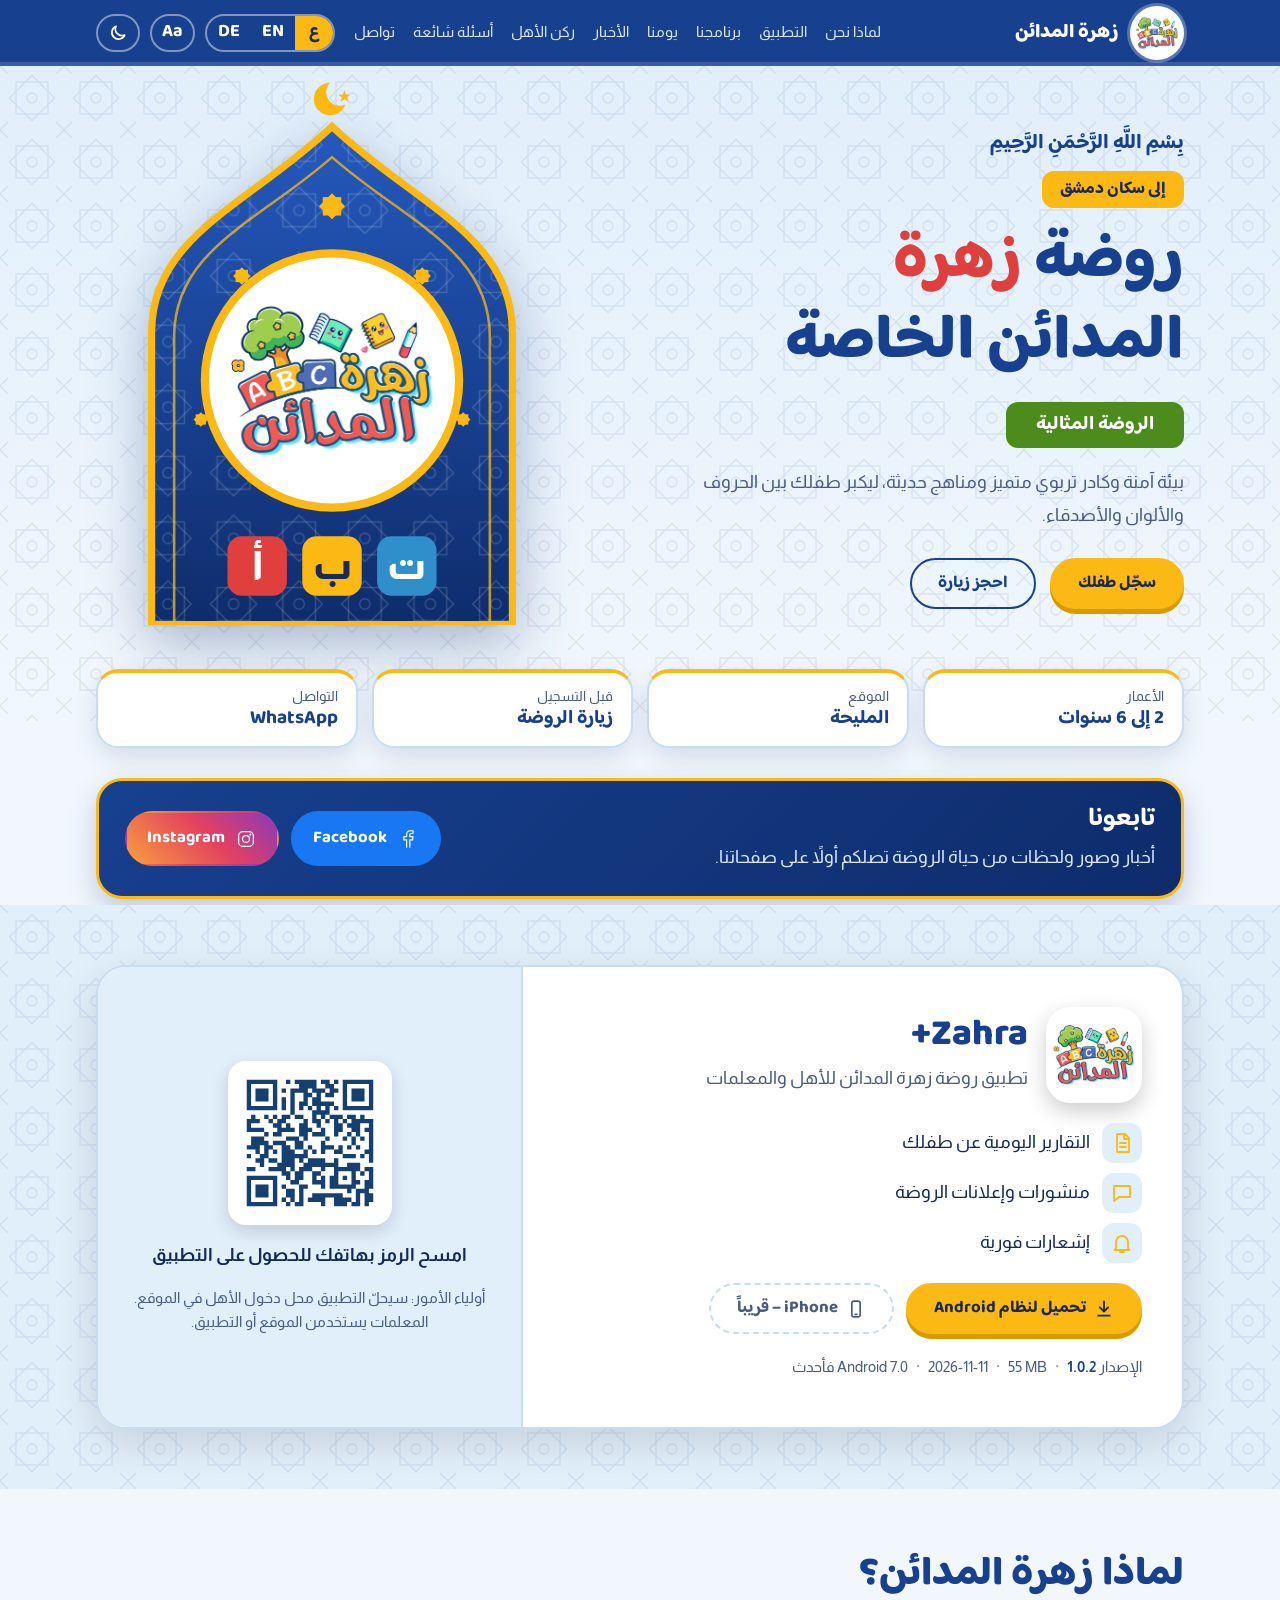
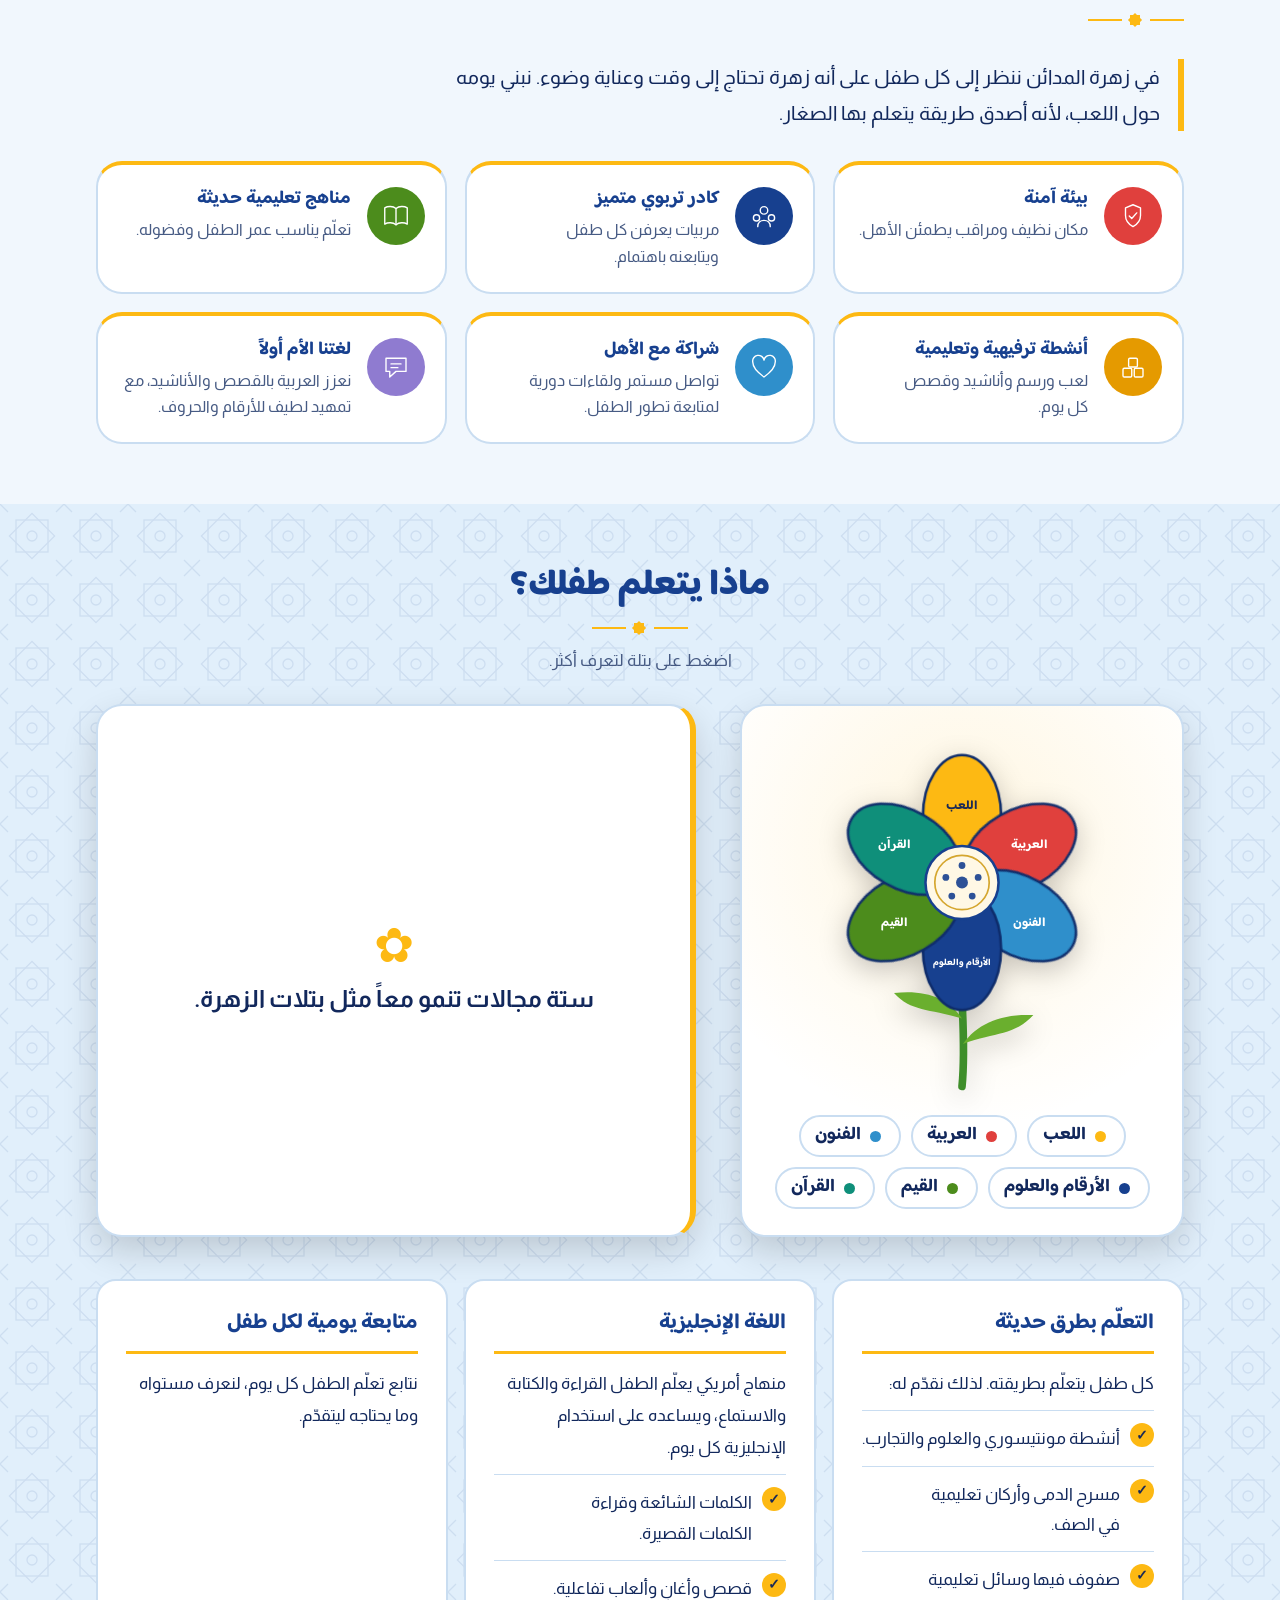
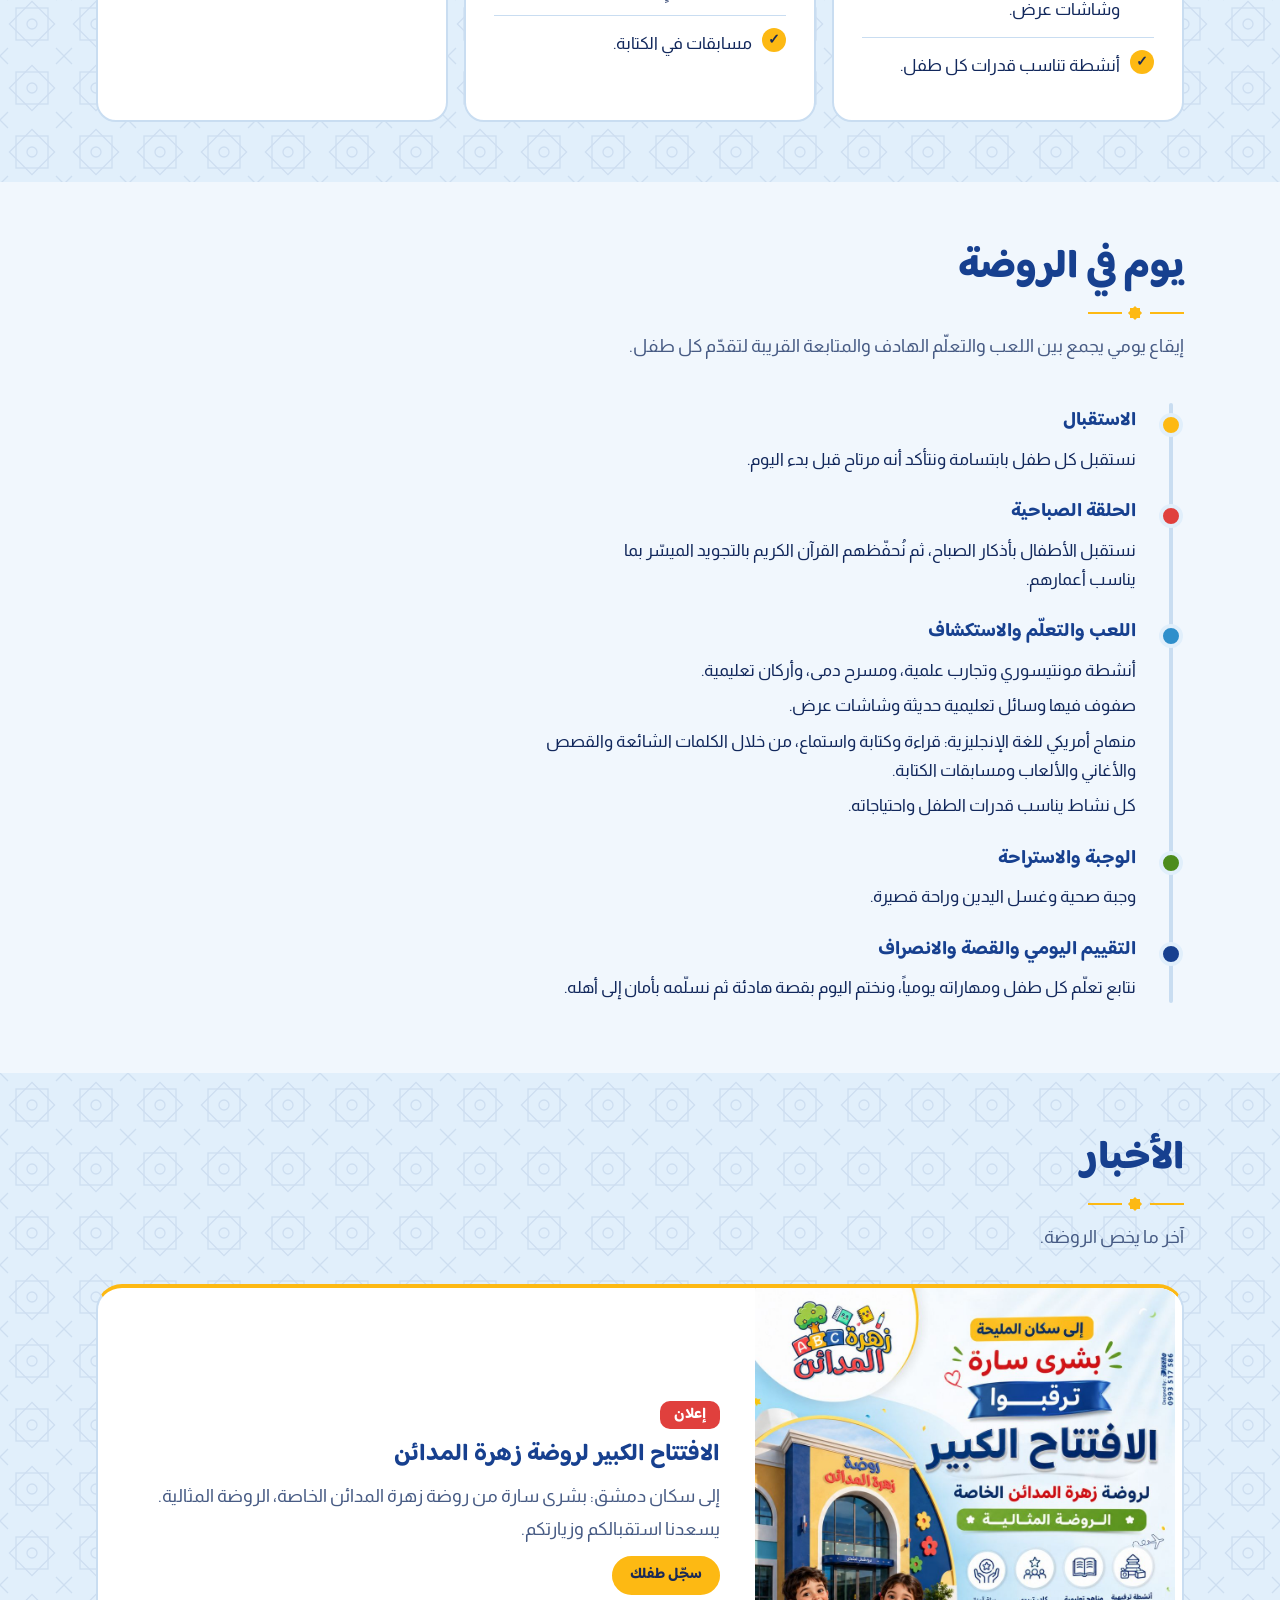
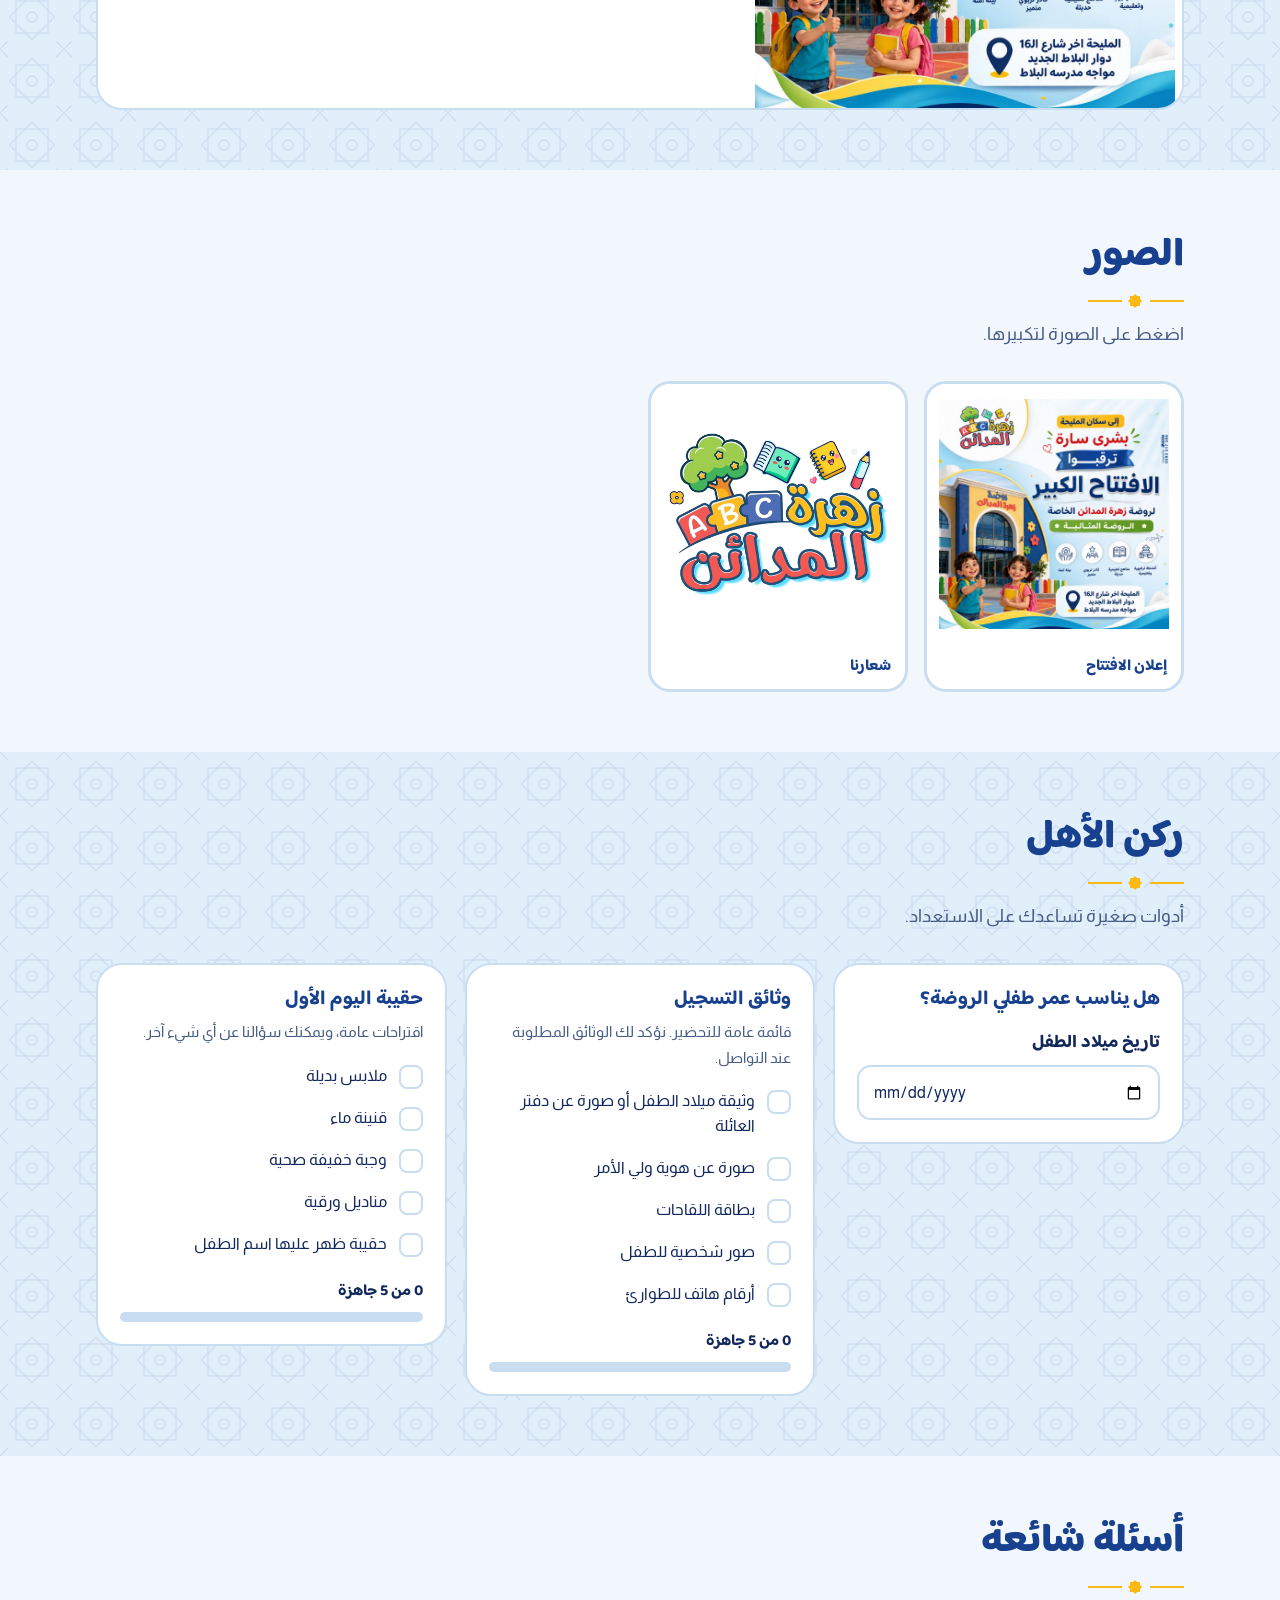
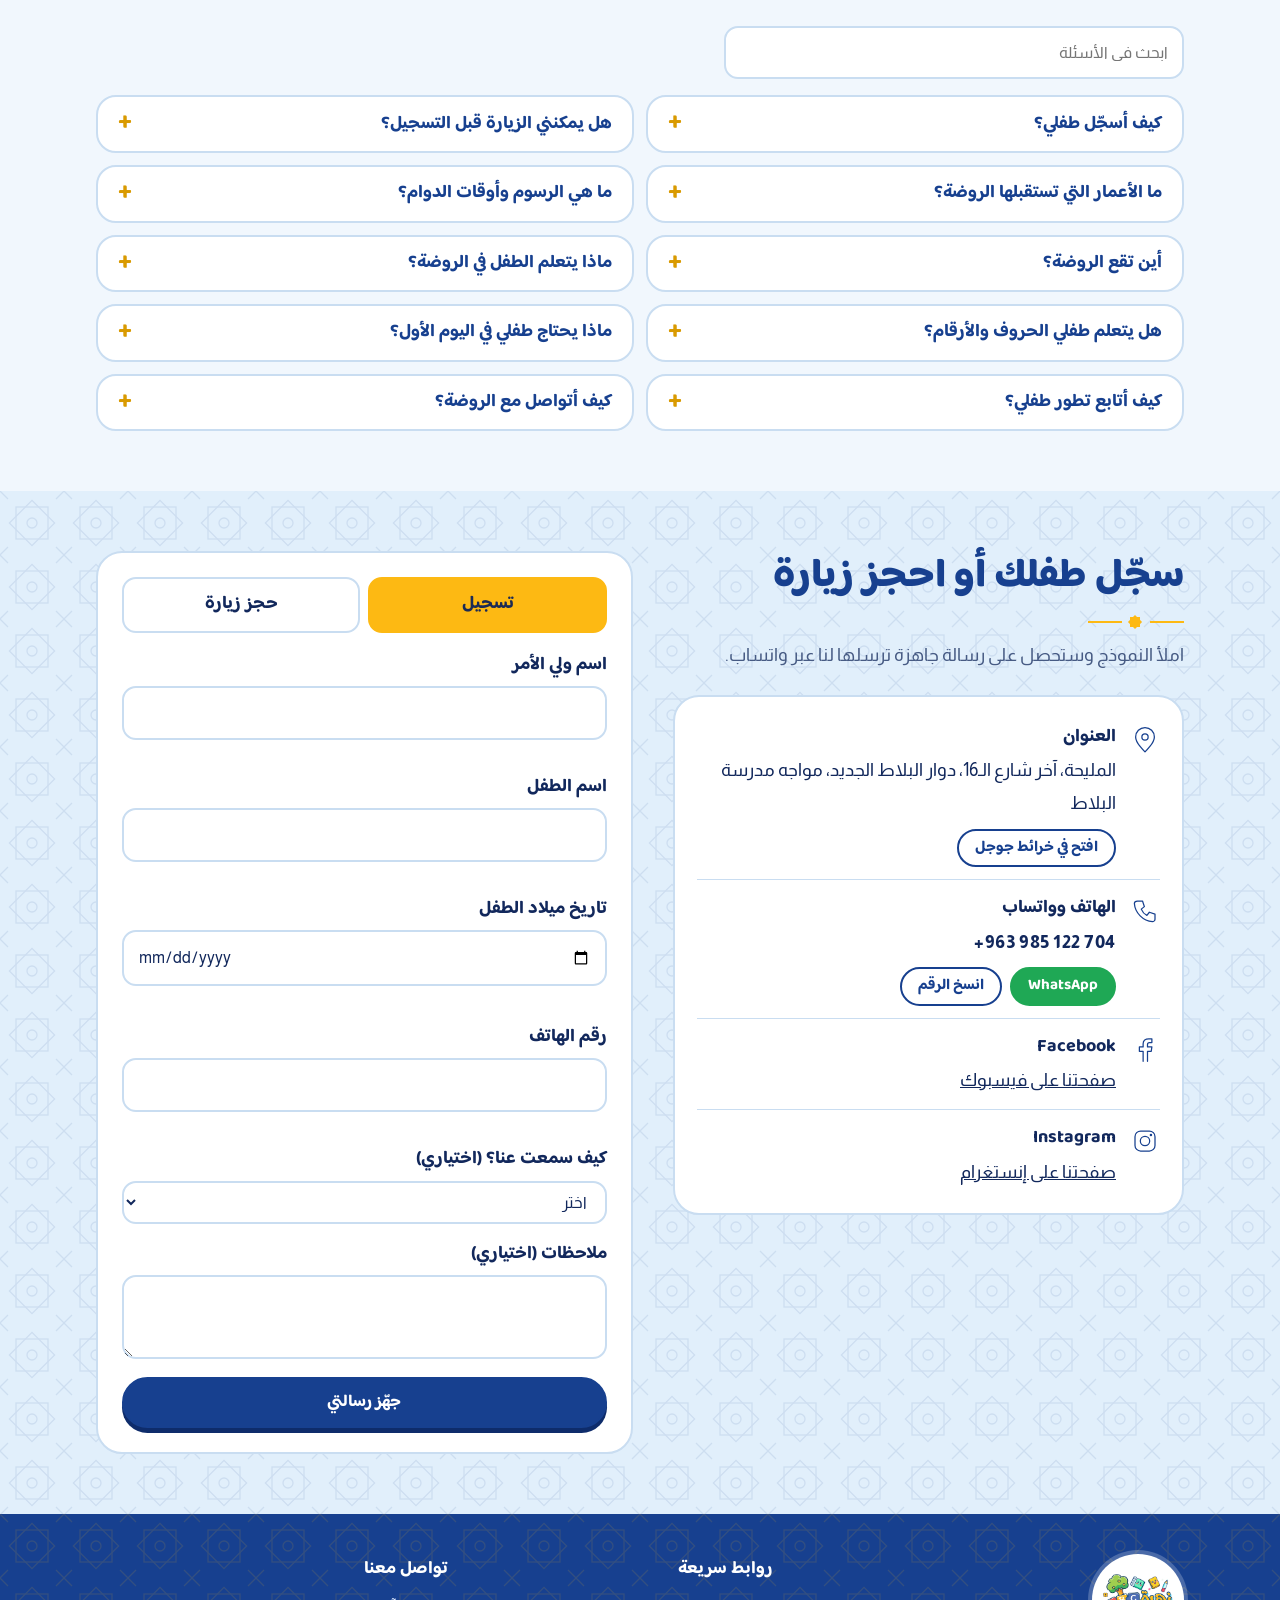
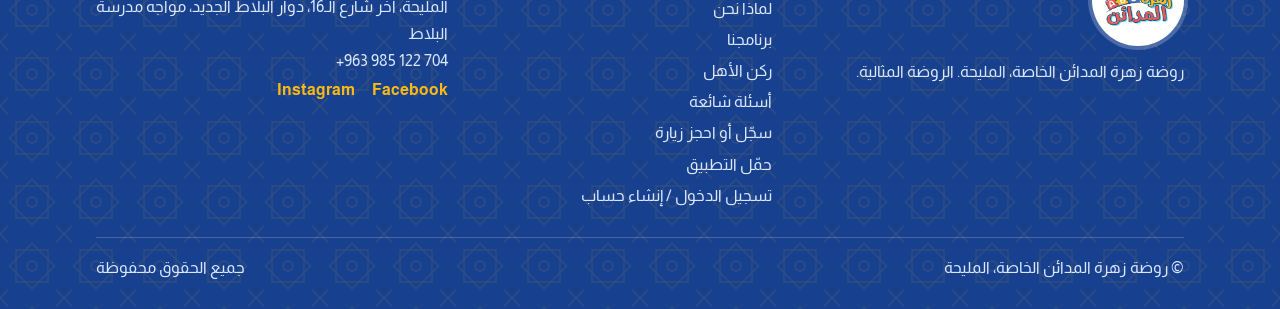
<file: index.html>
<!doctype html><html lang="ar" dir="rtl"><head><meta charset="utf-8"><meta name="viewport" content="width=device-width,initial-scale=1,viewport-fit=cover"><title>روضة زهرة المدائن</title>
<meta name="description" content="روضة زهرة المدائن الخاصة في المليحة: بيئة آمنة، كادر تربوي متميز، مناهج حديثة وأنشطة ترفيهية وتعليمية للأطفال من 2 إلى 6 سنوات.">
<meta name="theme-color" content="#17408F">
<link rel="icon" href="images/fav.png?v=2">
<link rel="preconnect" href="https://fonts.googleapis.com">
<link rel="preconnect" href="https://fonts.gstatic.com" crossorigin>
<link href="https://fonts.googleapis.com/css2?family=Almarai:wght@400;700;800&family=Baloo+Bhaijaan+2:wght@500;700;800&display=swap" rel="stylesheet">
<script type="application/ld+json">{"@context":"https://schema.org","@type":"Preschool","name":"روضة زهرة المدائن الخاصة","alternateName":["Zahrat Al-Madayn Kindergarten","Kindergarten Zahrat Al-Madayn"],"telephone":"+963985122704","address":{"@type":"PostalAddress","addressLocality":"المليحة","streetAddress":"آخر شارع الـ16، دوار البلاط الجديد، مواجه مدرسة البلاط","addressCountry":"SY"},"geo":{"@type":"GeoCoordinates","latitude":33.4815114,"longitude":36.3742841}}</script>
<link rel="stylesheet" href="style.css?v=11">
</head><body><div id="annc" hidden></div>
<header class="top">
  <div class="wrap">
    <a class="brand" href="#top"><span class="badge"><img data-a="LOGO" alt="" data-en-aria="Zahrat Al-Madayn logo" data-de-aria="Logo Zahrat Al-Madayn"></span><span class="nm" data-en="Zahrat Al-Madayn" data-de="Zahrat Al-Madayn">زهرة المدائن</span></a>
    <nav class="main" id="nav" aria-label="التنقل" data-en-aria="Main navigation" data-de-aria="Hauptnavigation">
      <a href="#why" data-en="Why us" data-de="Warum wir">لماذا نحن</a>
      <a href="#app" data-en="App" data-de="App">التطبيق</a>
      <a href="#learn" data-en="Our program" data-de="Programm">برنامجنا</a>
      <a href="#day" data-en="Our day" data-de="Tagesablauf">يومنا</a>
      <a href="#news" data-en="News" data-de="Aktuelles">الأخبار</a>
      <a href="#parents" data-en="Parents' corner" data-de="Elternbereich">ركن الأهل</a>
      <a href="#faq" data-en="FAQ" data-de="Häufige Fragen">أسئلة شائعة</a>
      <a href="#register" data-en="Contact" data-de="Kontakt">تواصل</a>
    </nav>
    <div class="lang" role="group" aria-label="اللغة" data-en-aria="Language" data-de-aria="Sprache">
      <button type="button" data-l="ar" aria-pressed="true">ع</button>
      <button type="button" data-l="en" aria-pressed="false">EN</button>
      <button type="button" data-l="de" aria-pressed="false">DE</button>
    </div>
    <button class="ibtn" id="sizeBtn" type="button" aria-label="حجم الخط" data-en-aria="Text size" data-de-aria="Schriftgröße">Aa</button>
    <button class="ibtn" id="themeBtn" type="button" aria-label="تبديل الوضع الداكن" data-en-aria="Toggle dark mode" data-de-aria="Dunkelmodus umschalten"><svg viewBox="0 0 24 24"><path d="M20 14.5A8 8 0 0 1 9.5 4 8 8 0 1 0 20 14.5Z"/></svg></button>
    <button class="ibtn" id="menuBtn" type="button" aria-label="القائمة" data-en-aria="Menu" data-de-aria="Menü" aria-expanded="false" aria-controls="nav"><svg viewBox="0 0 24 24"><path d="M4 7h16M4 12h16M4 17h16"/></svg></button>
  </div>
  <div id="prog" aria-hidden="true"><i id="progBar"></i></div>
</header>

<main id="top">
<section class="hero">
  <div class="wrap">
    <div>
      <p class="bsm" lang="ar" data-en="In the name of God, the Most Gracious, the Most Merciful" data-de="Im Namen Gottes, des Allerbarmers, des Barmherzigen">بِسْمِ اللَّهِ الرَّحْمَنِ الرَّحِيمِ</p>
      <span class="chip" data-en="To the families of Damascus" data-de="An die Familien von Damaskus">إلى سكان دمشق</span>
      <h1 id="h1">روضة <em>زهرة</em> المدائن الخاصة</h1>
      <span class="ribbon" data-en="The ideal kindergarten" data-de="Der ideale Kindergarten">الروضة المثالية</span>
      <p class="lead" data-en="A safe environment, an outstanding teaching team and modern curricula, so your child grows up among letters, colors and friends." data-de="Eine sichere Umgebung, ein hervorragendes pädagogisches Team und moderne Lehrpläne, damit Ihr Kind zwischen Buchstaben, Farben und Freunden aufwächst.">بيئة آمنة وكادر تربوي متميز ومناهج حديثة، ليكبر طفلك بين الحروف والألوان والأصدقاء.</p>
      <div class="actions">
        <a class="btn sun" href="#register" data-en="Register your child" data-de="Kind anmelden">سجّل طفلك</a>
        <a class="btn line" href="#register" id="visitCta" data-en="Book a visit" data-de="Besuch buchen">احجز زيارة</a>
      </div>
    </div>
    <div class="photo">
      <div class="art">
        <svg viewBox="0 0 400 500" aria-hidden="true" focusable="false">
          <defs>
            <linearGradient id="ag" x1="0" y1="0" x2="0" y2="1"><stop offset="0" stop-color="#2459BD"/><stop offset="1" stop-color="#0E2C6B"/></linearGradient>
            <pattern id="ap" width="64" height="64" patternUnits="userSpaceOnUse" patternTransform="translate(8 0)"><g fill="none" stroke="#fff" stroke-opacity=".16" stroke-width="1.4"><rect x="16" y="16" width="32" height="32"/><rect x="16" y="16" width="32" height="32" transform="rotate(45 32 32)"/><circle cx="32" cy="32" r="5"/></g></pattern>
            <clipPath id="ac"><path d="M24 500V215C24 120 120 90 200 14C280 90 376 120 376 215V500Z"/></clipPath>
          </defs>
          <path d="M24 500V215C24 120 120 90 200 14C280 90 376 120 376 215V500Z" fill="url(#ag)"/>
          <rect width="400" height="500" fill="url(#ap)" clip-path="url(#ac)"/>
          <path d="M24 500V215C24 120 120 90 200 14C280 90 376 120 376 215V500Z" fill="none" stroke="#FDB913" stroke-width="7"/>
          <path d="M46 500V219C46 134 130 106 200 44C270 106 354 134 354 219V500" fill="none" stroke="#FDB913" stroke-opacity=".75" stroke-width="2.5"/>
          <circle cx="200" cy="262" r="124" fill="#fff" stroke="#FDB913" stroke-width="8"/>
          <g transform="translate(200 92)" fill="#FDB913"><rect x="-9" y="-9" width="18" height="18"/><rect x="-9" y="-9" width="18" height="18" transform="rotate(45)"/></g><g transform="translate(112 160)" fill="#FDB913"><rect x="-6" y="-6" width="12" height="12"/><rect x="-6" y="-6" width="12" height="12" transform="rotate(45)"/></g><g transform="translate(288 160)" fill="#FDB913"><rect x="-6" y="-6" width="12" height="12"/><rect x="-6" y="-6" width="12" height="12" transform="rotate(45)"/></g><g transform="translate(72 300)" fill="#FDB913"><rect x="-5" y="-5" width="10" height="10"/><rect x="-5" y="-5" width="10" height="10" transform="rotate(45)"/></g><g transform="translate(328 300)" fill="#FDB913"><rect x="-5" y="-5" width="10" height="10"/><rect x="-5" y="-5" width="10" height="10" transform="rotate(45)"/></g>
          <g><rect x="98" y="414" width="58" height="58" rx="14" fill="#E0403D"/><text x="127" y="456" text-anchor="middle" font-family="Baloo Bhaijaan 2,Cairo,sans-serif" font-weight="800" font-size="38" fill="#fff">أ</text></g><g><rect x="171" y="414" width="58" height="58" rx="14" fill="#FDB913"/><text x="200" y="456" text-anchor="middle" font-family="Baloo Bhaijaan 2,Cairo,sans-serif" font-weight="800" font-size="38" fill="#1B2A55">ب</text></g><g><rect x="244" y="414" width="58" height="58" rx="14" fill="#2F8FCB"/><text x="273" y="456" text-anchor="middle" font-family="Baloo Bhaijaan 2,Cairo,sans-serif" font-weight="800" font-size="38" fill="#fff">ت</text></g>
        </svg>
        <img class="lg" data-a="LOGO" alt="شعار روضة زهرة المدائن" data-en-aria="Zahrat Al-Madayn logo" data-de-aria="Logo Zahrat Al-Madayn">
      </div>
    </div>
  </div>
</section>

<div class="wrap">
  <ul class="facts">
    <li><small data-en="Ages" data-de="Alter">الأعمار</small><b data-en="2 to 6 years" data-de="2 bis 6 Jahre">2 إلى 6 سنوات</b></li>
    <li><small data-en="Location" data-de="Standort">الموقع</small><b data-en="Al-Maliha" data-de="Al-Maliha">المليحة</b></li>
    <li><small data-en="Before you join" data-de="Vor der Anmeldung">قبل التسجيل</small><b data-en="Visit us" data-de="Besuch möglich">زيارة الروضة</b></li>
    <li><small data-en="Contact" data-de="Kontakt">التواصل</small><b>WhatsApp</b></li>
  </ul>
</div>

<section class="follow" id="follow" hidden>
  <div class="wrap">
    <div class="fcard">
      <div class="ftx">
        <h2 data-en="Follow us" data-de="Folgen Sie uns">تابعونا</h2>
        <p data-en="News, pictures and moments from the kindergarten appear first on our pages." data-de="Neuigkeiten, Bilder und Momente aus dem Kindergarten erscheinen zuerst auf unseren Seiten.">أخبار وصور ولحظات من حياة الروضة تصلكم أولاً على صفحاتنا.</p>
      </div>
      <div class="fbtns">
        <a class="sbtn fb js-fb" href="#" target="_blank" rel="noopener" hidden><svg viewBox="0 0 48 48" aria-hidden="true"><path d="M28 42 V26 H34 L35 19 H28 V15 C28 13 29 12 31 12 H35 V6 H30 C25 6 21 9 21 14 V19 H15 V26 H21 V42"/></svg><span>Facebook</span></a>
        <a class="sbtn ig js-ig" href="#" target="_blank" rel="noopener" hidden><svg viewBox="0 0 48 48" aria-hidden="true"><rect x="8" y="8" width="32" height="32" rx="9"/><circle cx="24" cy="24" r="7.5"/><circle cx="33.5" cy="14.5" r="1" fill="currentColor"/></svg><span>Instagram</span></a>
      </div>
    </div>
  </div>
</section>

<section class="band" id="app">
  <div class="wrap">
    <div class="appcard">
      <div class="appmain">
        <div class="apphead">
          <img src="images/app-icon.png" alt="" width="96" height="96" class="appicon">
          <div>
            <h2>Zahra+</h2>
            <p class="appsub" data-en="The app of Zahrat Al-Madain Kindergarten for parents and teachers" data-de="Die App des Kindergartens Zahrat Al-Madain für Eltern und Lehrkräfte">تطبيق روضة زهرة المدائن للأهل والمعلمات</p>
          </div>
        </div>
        <ul class="appfeat">
          <li><svg viewBox="0 0 24 24" aria-hidden="true"><path d="M7 3h8l4 4v14H7zM14 3v5h5M10 12h6M10 16h6" fill="none" stroke="currentColor" stroke-width="1.8" stroke-linecap="round" stroke-linejoin="round"/></svg><span data-en="Daily reports about your child" data-de="Tagesberichte über Ihr Kind">التقارير اليومية عن طفلك</span></li>
          <li><svg viewBox="0 0 24 24" aria-hidden="true"><path d="M4 5h16v11H9l-5 4z" fill="none" stroke="currentColor" stroke-width="1.8" stroke-linejoin="round"/></svg><span data-en="Posts and notices of the kindergarten" data-de="Beiträge und Mitteilungen der Einrichtung">منشورات وإعلانات الروضة</span></li>
          <li><svg viewBox="0 0 24 24" aria-hidden="true"><path d="M6 17V11a6 6 0 0112 0v6l1.5 2h-15zM10 21h4" fill="none" stroke="currentColor" stroke-width="1.8" stroke-linecap="round" stroke-linejoin="round"/></svg><span data-en="Instant notifications" data-de="Benachrichtigungen in Echtzeit">إشعارات فورية</span></li>
        </ul>
        <div class="appbtns">
          <a class="btn sun" id="androidLink" href="#app" hidden><svg viewBox="0 0 24 24" width="20" height="20" aria-hidden="true"><path d="M12 3v12m0 0l-5-5m5 5l5-5M5 20h14" fill="none" stroke="currentColor" stroke-width="2.2" stroke-linecap="round" stroke-linejoin="round"/></svg><span data-en="Download for Android" data-de="Für Android herunterladen">تحميل لنظام Android</span></a>
          <span class="btn ghost" id="androidSoon"><svg viewBox="0 0 24 24" width="20" height="20" aria-hidden="true"><path d="M12 3v12m0 0l-5-5m5 5l5-5M5 20h14" fill="none" stroke="currentColor" stroke-width="2.2" stroke-linecap="round" stroke-linejoin="round"/></svg><span data-en="Android – coming soon" data-de="Android – bald verfügbar">Android – قريباً</span></span>
          <a class="btn line" id="iosLink" href="#app" hidden><svg viewBox="0 0 24 24" width="20" height="20" aria-hidden="true"><rect x="7" y="2.5" width="10" height="19" rx="2.5" fill="none" stroke="currentColor" stroke-width="2"/><path d="M11 18.5h2" stroke="currentColor" stroke-width="2" stroke-linecap="round"/></svg><span>App Store</span></a>
          <span class="btn ghost" id="iosSoon"><svg viewBox="0 0 24 24" width="20" height="20" aria-hidden="true"><rect x="7" y="2.5" width="10" height="19" rx="2.5" fill="none" stroke="currentColor" stroke-width="2"/><path d="M11 18.5h2" stroke="currentColor" stroke-width="2" stroke-linecap="round"/></svg><span data-en="iPhone – coming soon" data-de="iPhone – bald verfügbar">iPhone – قريباً</span></span>
        </div>
        <div class="appmeta" id="androidMeta" hidden>
          <p><span data-en="Version" data-de="Version">الإصدار</span> <b id="appVersion"></b><i>·</i><span id="appSize"></span><i>·</i><span id="appDate"></span><i>·</i><span data-en="Android 7.0 or newer" data-de="ab Android 7.0">Android 7.0 فأحدث</span></p>
        </div>
      </div>
      <div class="appside">
        <img src="images/app-qr.svg" alt="QR" width="164" height="164">
        <p data-en="Scan with your phone to get the app" data-de="Mit dem Handy scannen und die App holen">امسح الرمز بهاتفك للحصول على التطبيق</p>
        <small data-en="Parents: the app will replace the parents' sign-in on the website. Teachers can use the website or the app." data-de="Eltern: Die App ersetzt künftig den Eltern-Login der Webseite. Lehrkräfte nutzen Webseite oder App.">أولياء الأمور: سيحلّ التطبيق محل دخول الأهل في الموقع. المعلمات يستخدمن الموقع أو التطبيق.</small>
      </div>
    </div>
  </div>
</section>

<section id="why">
  <div class="wrap">
    <div class="sec-head">
      <h2 data-en="Why Zahrat Al-Madayn?" data-de="Warum Zahrat Al-Madayn?">لماذا زهرة المدائن؟</h2>
    </div>
    <p class="lead2" data-en="At Zahrat Al-Madayn we see every child as a flower that needs time, care and light. We build the day around play, because it is the most honest way young children learn." data-de="Bei Zahrat Al-Madayn sehen wir jedes Kind als Blume, die Zeit, Zuwendung und Licht braucht. Wir gestalten den Tag rund ums Spielen, denn so lernen kleine Kinder am besten.">في زهرة المدائن ننظر إلى كل طفل على أنه زهرة تحتاج إلى وقت وعناية وضوء. نبني يومه حول اللعب، لأنه أصدق طريقة يتعلم بها الصغار.</p>
    <ul class="feat">
      <li><div class="ic" style="--c:var(--red)"><svg viewBox="0 0 48 48"><path d="M24 6 L36 11 V23 C36 31 31 37 24 41 C17 37 12 31 12 23 V11Z"/><path d="M18 24 L22 28 L30 19"/></svg></div><div><b data-en="Safe environment" data-de="Sichere Umgebung">بيئة آمنة</b><span class="d" data-en="A clean, supervised place that reassures parents." data-de="Ein sauberer, beaufsichtigter Ort, der Eltern beruhigt.">مكان نظيف ومراقب يطمئن الأهل.</span></div></li>
      <li><div class="ic" style="--c:var(--navy)"><svg viewBox="0 0 48 48"><circle cx="24" cy="15" r="6"/><circle cx="12" cy="27" r="5"/><circle cx="36" cy="27" r="5"/><path d="M14 41 C14 34 19 31 24 31 C29 31 34 34 34 41"/></svg></div><div><b data-en="Outstanding teaching team" data-de="Hervorragendes Team">كادر تربوي متميز</b><span class="d" data-en="Teachers who know each child and follow their progress closely." data-de="Erzieherinnen, die jedes Kind kennen und aufmerksam begleiten.">مربيات يعرفن كل طفل ويتابعنه باهتمام.</span></div></li>
      <li><div class="ic" style="--c:var(--green)"><svg viewBox="0 0 48 48"><path d="M24 12 C19 8 11 8 6 11 V37 C11 34 19 34 24 38 C29 34 37 34 42 37 V11 C37 8 29 8 24 12Z"/><path d="M24 12 V38"/></svg></div><div><b data-en="Modern curricula" data-de="Moderne Lehrpläne">مناهج تعليمية حديثة</b><span class="d" data-en="Learning that suits the child's age and curiosity." data-de="Lernen, das zu Alter und Neugier des Kindes passt.">تعلّم يناسب عمر الطفل وفضوله.</span></div></li>
      <li><div class="ic" style="--c:#E59A00"><svg viewBox="0 0 48 48"><rect x="8" y="26" width="14" height="14" rx="2"/><rect x="26" y="26" width="14" height="14" rx="2"/><rect x="17" y="10" width="14" height="14" rx="2"/></svg></div><div><b data-en="Fun and learning activities" data-de="Spiel- und Lernaktivitäten">أنشطة ترفيهية وتعليمية</b><span class="d" data-en="Play, drawing, songs and stories every day." data-de="Spielen, Malen, Lieder und Geschichten jeden Tag.">لعب ورسم وأناشيد وقصص كل يوم.</span></div></li>
      <li><div class="ic" style="--c:var(--sky)"><svg viewBox="0 0 48 48"><path d="M24 40 C10 30 6 22 6 16 A9 9 0 0 1 24 13 A9 9 0 0 1 42 16 C42 22 38 30 24 40Z"/></svg></div><div><b data-en="Partnership with parents" data-de="Partnerschaft mit Eltern">شراكة مع الأهل</b><span class="d" data-en="Ongoing contact and regular meetings to follow your child's development." data-de="Laufender Austausch und regelmäßige Gespräche über die Entwicklung Ihres Kindes.">تواصل مستمر ولقاءات دورية لمتابعة تطور الطفل.</span></div></li>
      <li><div class="ic" style="--c:#8F7BD0"><svg viewBox="0 0 48 48"><path d="M8 10 H40 V31 H24 L14 40 V31 H8Z"/><path d="M16 19 H32 M16 25 H27"/></svg></div><div><b data-en="Mother tongue first" data-de="Muttersprache zuerst">لغتنا الأم أولاً</b><span class="d" data-en="We strengthen Arabic through stories and songs, with a gentle start on letters and numbers." data-de="Wir fördern Arabisch durch Geschichten und Lieder und führen sanft an Buchstaben und Zahlen heran.">نعزز العربية بالقصص والأناشيد، مع تمهيد لطيف للأرقام والحروف.</span></div></li>
    </ul>
  </div>
</section>

<section class="band" id="learn">
  <div class="wrap learn">
    <div>
      <svg class="flower bloom" viewBox="0 0 400 420" role="group" aria-label="اختر بتلة لمعرفة المزيد / Pick a petal to learn more">
        <rect class="flower-hit-area" x="0" y="0" width="400" height="420" fill="transparent" pointer-events="all"/>
        <path d="M200 232 C196 300 206 350 200 410" fill="none" stroke="#3E8E2A" stroke-width="9" stroke-linecap="round"/>
        <path d="M200 330 C160 318 140 322 120 300 C158 296 184 306 200 330Z" fill="#6AAF2E"/>
        <path d="M201 360 C240 346 262 350 284 326 C246 324 218 336 201 360Z" fill="#6AAF2E"/>
        <g id="petals"></g>
        <circle cx="200" cy="170" r="43" fill="#FFF8E5" stroke="#17408F" stroke-width="3"/>
        <circle cx="200" cy="170" r="32" fill="none" stroke="#D5A62E" stroke-width="2"/>
        <g fill="#17408F" opacity=".9">
          <circle cx="200" cy="150" r="4"/><circle cx="219" cy="164" r="4"/>
          <circle cx="212" cy="186" r="4"/><circle cx="188" cy="186" r="4"/>
          <circle cx="181" cy="164" r="4"/><circle cx="200" cy="170" r="7"/>
        </g>
      </svg>
      <div class="area-buttons" id="areaButtons" role="group" aria-label="اختر مجالاً / Choose a learning area"></div>
    </div>
    <div class="learn-copy">
      <div class="sec-head learn-head">
        <h2><span lang="ar" dir="rtl">ماذا يتعلم طفلك؟</span><span class="learn-en" lang="en" dir="ltr">What does your child learn?</span></h2>
        <p class="learn-prompt"><span lang="ar" dir="rtl">اضغط على بتلة لتعرف أكثر.</span><span class="learn-en" lang="en" dir="ltr">Tap a petal to learn more.</span></p>
      </div>
      <div class="petal-info" id="petalInfo" aria-live="polite"></div>
    </div>
  </div>
  <div class="wrap learning-details" aria-label="تفاصيل البرنامج التعليمي / Learning program details">
    <article class="learning-card">
      <h3><span lang="ar" dir="rtl">التعلّم بطرق حديثة</span><span lang="en" dir="ltr">Modern ways of learning</span></h3>
      <p lang="ar" dir="rtl">كل طفل يتعلّم بطريقته. لذلك نقدّم له:</p>
      <p lang="en" dir="ltr">Every child learns in their own way. That is why we offer:</p>
      <ul>
        <li><span lang="ar" dir="rtl">أنشطة مونتيسوري والعلوم والتجارب.</span><span lang="en" dir="ltr">Montessori, science and hands-on experiments.</span></li>
        <li><span lang="ar" dir="rtl">مسرح الدمى وأركان تعليمية في الصف.</span><span lang="en" dir="ltr">Puppet theatre and learning corners in the classroom.</span></li>
        <li><span lang="ar" dir="rtl">صفوف فيها وسائل تعليمية وشاشات عرض.</span><span lang="en" dir="ltr">Classrooms with teaching aids and display screens.</span></li>
        <li><span lang="ar" dir="rtl">أنشطة تناسب قدرات كل طفل.</span><span lang="en" dir="ltr">Activities that fit each child's abilities.</span></li>
      </ul>
    </article>
    <article class="learning-card">
      <h3><span lang="ar" dir="rtl">اللغة الإنجليزية</span><span lang="en" dir="ltr">English language</span></h3>
      <p lang="ar" dir="rtl">منهاج أمريكي يعلّم الطفل القراءة والكتابة والاستماع، ويساعده على استخدام الإنجليزية كل يوم.</p>
      <p lang="en" dir="ltr">An American curriculum that teaches reading, writing and listening, so children can use English every day.</p>
      <ul>
        <li><span lang="ar" dir="rtl">الكلمات الشائعة وقراءة الكلمات القصيرة.</span><span lang="en" dir="ltr">Common words and reading short words.</span></li>
        <li><span lang="ar" dir="rtl">قصص وأغانٍ وألعاب تفاعلية.</span><span lang="en" dir="ltr">Stories, songs and interactive games.</span></li>
        <li><span lang="ar" dir="rtl">مسابقات في الكتابة.</span><span lang="en" dir="ltr">Writing competitions.</span></li>
      </ul>
    </article>
    <article class="learning-card">
      <h3><span lang="ar" dir="rtl">متابعة يومية لكل طفل</span><span lang="en" dir="ltr">Daily follow-up for every child</span></h3>
      <p lang="ar" dir="rtl">نتابع تعلّم الطفل كل يوم، لنعرف مستواه وما يحتاجه ليتقدّم.</p>
      <p lang="en" dir="ltr">We follow each child's learning every day, so we know how they are doing and what they need next.</p>
    </article>
  </div>
</section>

<section id="day">
  <div class="wrap">
    <div class="sec-head">
      <h2 data-en="A day at the kindergarten" data-de="Ein Tag im Kindergarten">يوم في الروضة</h2>
      <p data-en="A caring daily rhythm combines play, purposeful learning and close attention to every child's progress." data-de="Ein liebevoller Tagesablauf verbindet Spielen, gezieltes Lernen und die aufmerksame Begleitung jedes Kindes.">إيقاع يومي يجمع بين اللعب والتعلّم الهادف والمتابعة القريبة لتقدّم كل طفل.</p>
    </div>
    <ol class="day">
      <li style="--c:var(--sun)"><b data-en="Welcome" data-de="Ankommen">الاستقبال</b><span class="d" data-en="We greet every child with a smile and make sure they are comfortable before the day begins." data-de="Wir begrüßen jedes Kind mit einem Lächeln und achten darauf, dass es sich wohlfühlt, bevor der Tag beginnt.">نستقبل كل طفل بابتسامة ونتأكد أنه مرتاح قبل بدء اليوم.</span></li>
      <li style="--c:var(--red)"><b data-en="Morning circle" data-de="Morgenkreis">الحلقة الصباحية</b><span class="d" data-en="We welcome the children with the morning azkar, then learn and recite Qur'an with simplified tajweed suitable for their age." data-de="Wir begrüßen die Kinder mit den Morgengebeten und lernen und rezitieren anschließend den Koran mit einer altersgerechten, vereinfachten Tajwid-Aussprache.">نستقبل الأطفال بأذكار الصباح، ثم نُحفّظهم القرآن الكريم بالتجويد الميسّر بما يناسب أعمارهم.</span></li>
      <li style="--c:var(--sky)"><b data-en="Play, learn and explore" data-de="Spielen, lernen und entdecken">اللعب والتعلّم والاستكشاف</b><span class="d" data-en="Montessori activities, science experiments, puppet theatre and learning corners." data-de="Montessori-Aktivitäten, Experimente, Puppentheater und Lernecken.">أنشطة مونتيسوري وتجارب علمية، ومسرح دمى، وأركان تعليمية.</span><span class="d" data-en="Classrooms with modern teaching aids and display screens." data-de="Klassenräume mit modernen Lernmitteln und Bildschirmen.">صفوف فيها وسائل تعليمية حديثة وشاشات عرض.</span><span class="d" data-en="An American English programme: reading, writing and listening through common words, stories, songs, games and writing competitions." data-de="Amerikanisches Englisch-Programm: Lesen, Schreiben und Hören mit häufigen Wörtern, Geschichten, Liedern, Spielen und Schreibwettbewerben.">منهاج أمريكي للغة الإنجليزية: قراءة وكتابة واستماع، من خلال الكلمات الشائعة والقصص والأغاني والألعاب ومسابقات الكتابة.</span><span class="d" data-en="Every activity fits each child's abilities and needs." data-de="Jede Aktivität passt zu den Fähigkeiten und Bedürfnissen des Kindes.">كل نشاط يناسب قدرات الطفل واحتياجاته.</span></li>
      <li style="--c:var(--green)"><b data-en="Meal and rest" data-de="Mahlzeit und Pause">الوجبة والاستراحة</b><span class="d" data-en="A healthy meal, hand washing and a short rest." data-de="Eine gesunde Mahlzeit, Händewaschen und eine kurze Ruhepause.">وجبة صحية وغسل اليدين وراحة قصيرة.</span></li>
      <li style="--c:var(--navy)"><b data-en="Daily assessment, story and going home" data-de="Tägliche Beobachtung, Geschichte und Abholung">التقييم اليومي والقصة والانصراف</b><span class="d" data-en="We follow each child's learning and skills every day, then end with a calm story and a safe handover to family." data-de="Wir begleiten täglich das Lernen und die Fähigkeiten jedes Kindes. Zum Abschluss gibt es eine ruhige Geschichte und die sichere Übergabe an die Familie.">نتابع تعلّم كل طفل ومهاراته يومياً، ونختم اليوم بقصة هادئة ثم نسلّمه بأمان إلى أهله.</span></li>
    </ol>
  </div>
</section>

<section class="band" id="news">
  <div class="wrap">
    <div class="sec-head">
      <h2 data-en="News" data-de="Aktuelles">الأخبار</h2>
      <p data-en="The latest from the kindergarten." data-de="Das Neueste aus dem Kindergarten.">آخر ما يخص الروضة.</p>
    </div>
    <div class="news" id="newsList"></div>
  </div>
</section>

<section id="gallery">
  <div class="wrap">
    <div class="sec-head">
      <h2 data-en="Gallery" data-de="Galerie">الصور</h2>
      <p data-en="Tap a picture to enlarge it." data-de="Tippen Sie auf ein Bild, um es zu vergrößern.">اضغط على الصورة لتكبيرها.</p>
    </div>
    <div class="gal" id="galBox">
      <button type="button" class="contain def" data-full="POSTER" data-alt="إعلان الافتتاح"><img data-a="POSTER" alt="إعلان الافتتاح" loading="lazy"><span class="cap" data-en="Opening announcement" data-de="Eröffnungsplakat">إعلان الافتتاح</span></button>
      <button type="button" class="contain def" data-full="LOGO" data-alt="شعار الروضة"><img data-a="LOGO" alt="شعار روضة زهرة المدائن"><span class="cap" data-en="Our logo" data-de="Unser Logo">شعارنا</span></button>
    </div>
  </div>
</section>

<section class="band" id="videos" hidden>
  <div class="wrap">
    <div class="sec-head">
      <h2>الفيديو</h2>
      <p>لقطات من حياة الروضة.</p>
    </div>
    <div class="vids" id="vidBox"></div>
  </div>
</section>

<section class="band" id="parents">
  <div class="wrap">
    <div class="sec-head">
      <h2 data-en="Parents' corner" data-de="Elternbereich">ركن الأهل</h2>
      <p data-en="Small tools to help you prepare." data-de="Kleine Helfer für Ihre Vorbereitung.">أدوات صغيرة تساعدك على الاستعداد.</p>
    </div>
    <div class="tools">
      <div class="tool">
        <h3 data-en="Is my child the right age?" data-de="Passt das Alter meines Kindes?">هل يناسب عمر طفلي الروضة؟</h3>
        <label class="lab" for="toolBirth" data-en="Child's date of birth" data-de="Geburtsdatum des Kindes">تاريخ ميلاد الطفل</label>
        <input type="date" id="toolBirth">
        <div class="ares" id="toolRes" role="status"></div>
        <a class="btn sun small" id="toolGo" href="#register" hidden data-en="Continue to registration" data-de="Weiter zur Anmeldung">تابع إلى التسجيل</a>
      </div>
      <div class="tool">
        <h3 data-en="Registration documents" data-de="Unterlagen zur Anmeldung">وثائق التسجيل</h3>
        <p class="note" data-en="A general list to prepare. We confirm the documents we need when you contact us." data-de="Eine allgemeine Liste zur Vorbereitung. Welche Unterlagen wir brauchen, bestätigen wir Ihnen beim Kontakt.">قائمة عامة للتحضير. نؤكد لك الوثائق المطلوبة عند التواصل.</p>
        <ul class="ck" id="ckDocs"></ul>
        <div class="meter" id="mDocs"></div><div class="bar"><i id="bDocs"></i></div>
      </div>
      <div class="tool">
        <h3 data-en="First-day bag" data-de="Tasche für den ersten Tag">حقيبة اليوم الأول</h3>
        <p class="note" data-en="General suggestions. Ask us about anything else." data-de="Allgemeine Vorschläge. Fragen Sie uns gern nach allem Weiteren.">اقتراحات عامة، ويمكنك سؤالنا عن أي شيء آخر.</p>
        <ul class="ck" id="ckBag"></ul>
        <div class="meter" id="mBag"></div><div class="bar"><i id="bBag"></i></div>
      </div>
    </div>
  </div>
</section>

<section id="faq">
  <div class="wrap">
    <div class="sec-head">
      <h2 data-en="Frequently asked questions" data-de="Häufige Fragen">أسئلة شائعة</h2>
    </div>
    <div class="search"><label class="sr" for="faqQ" style="position:absolute;width:1px;height:1px;overflow:hidden;clip:rect(0 0 0 0)" data-en="Search the questions" data-de="Fragen durchsuchen">ابحث في الأسئلة</label><input type="search" id="faqQ" placeholder="ابحث في الأسئلة" data-en-ph="Search the questions" data-de-ph="Fragen durchsuchen" autocomplete="off"></div>
    <div class="faq" id="faqList"></div>
    <p class="faq-empty" id="faqEmpty" hidden></p>
  </div>
</section>

<section class="band" id="register">
  <div class="wrap reg">
    <div>
      <div class="sec-head" style="margin-bottom:0">
        <h2 data-en="Register or book a visit" data-de="Anmelden oder Besuch buchen">سجّل طفلك أو احجز زيارة</h2>
        <p data-en="Fill in the form. You get a ready-made message to send us on WhatsApp." data-de="Füllen Sie das Formular aus. Sie erhalten eine fertige Nachricht, die Sie uns per WhatsApp senden.">املأ النموذج وستحصل على رسالة جاهزة ترسلها لنا عبر واتساب.</p>
      </div>
      <div class="contact-card" id="contact">
        <div class="row">
          <svg class="i" viewBox="0 0 48 48"><path d="M24 43 C24 43 9 29 9 19 A15 15 0 0 1 39 19 C39 29 24 43 24 43Z"/><circle cx="24" cy="19" r="5"/></svg>
          <div class="t"><b data-en="Address" data-de="Adresse">العنوان</b><span data-en="Al-Maliha, end of 16th Street, New Balat Roundabout, opposite Al-Balat School" data-de="Al-Maliha, Ende der 16. Straße, Neuer Balat-Kreisverkehr, gegenüber der Balat-Schule">المليحة، آخر شارع الـ16، دوار البلاط الجديد، مواجه مدرسة البلاط</span>
            <div class="acts"><a class="btn line small" id="mapLink" href="#" target="_blank" rel="noopener" data-en="Open in Google Maps" data-de="In Google Maps öffnen">افتح في خرائط جوجل</a></div></div>
        </div>
        <div class="row">
          <svg class="i" viewBox="0 0 48 48"><path d="M12 8 H20 L23 17 L18 21 C20 26 23 29 27 31 L31 26 L40 29 V37 C40 39 38 41 36 41 C21 40 8 27 7 12 C7 10 9 8 12 8Z"/></svg>
          <div class="t"><b data-en="Phone and WhatsApp" data-de="Telefon und WhatsApp">الهاتف وواتساب</b><bdi dir="ltr" class="num" id="phoneNum">+963 985 122 704</bdi>
            <div class="acts">
              <a class="btn wa small" id="waLink" href="#" target="_blank" rel="noopener">WhatsApp</a>
              <button class="btn line small" type="button" id="copyPhone" data-en="Copy number" data-de="Nummer kopieren">انسخ الرقم</button>
            </div></div>
        </div>
        <div class="row" id="hoursRow" hidden>
          <svg class="i" viewBox="0 0 48 48"><circle cx="24" cy="24" r="16"/><path d="M24 14 V24 L31 28"/></svg>
          <div class="t"><b data-en="Opening hours" data-de="Öffnungszeiten">أوقات الدوام</b><span id="hoursTxt"></span></div>
        </div>
        <div class="row" id="fbRow" hidden>
          <svg class="i" viewBox="0 0 48 48"><path d="M28 42 V26 H34 L35 19 H28 V15 C28 13 29 12 31 12 H35 V6 H30 C25 6 21 9 21 14 V19 H15 V26 H21 V42"/></svg>
          <div class="t"><b>Facebook</b><a id="fbLink" href="#" target="_blank" rel="noopener" data-en="Our Facebook page" data-de="Unsere Facebook-Seite">صفحتنا على فيسبوك</a></div>
        </div>
        <div class="row" id="igRow" hidden>
          <svg class="i" viewBox="0 0 48 48"><rect x="8" y="8" width="32" height="32" rx="9"/><circle cx="24" cy="24" r="7.5"/><circle cx="33.5" cy="14.5" r="1" fill="currentColor"/></svg>
          <div class="t"><b>Instagram</b><a id="igLink" href="#" target="_blank" rel="noopener" data-en="Our Instagram page" data-de="Unsere Instagram-Seite">صفحتنا على إنستغرام</a></div>
        </div>
        <div class="row" id="mailRow" hidden>
          <svg class="i" viewBox="0 0 48 48"><rect x="6" y="11" width="36" height="26" rx="3"/><path d="M7 14 L24 27 L41 14"/></svg>
          <div class="t"><b data-en="Email" data-de="E-Mail">البريد الإلكتروني</b><bdi dir="ltr" class="num" id="mailTxt"></bdi></div>
        </div>
      </div>
    </div>
    <div>
      <form id="regForm" novalidate>
        <div class="seg" role="radiogroup" aria-label="نوع الطلب" data-en-aria="Request type" data-de-aria="Art der Anfrage">
          <input type="radio" name="kind" id="kReg" value="reg" checked><label for="kReg" data-en="Register" data-de="Anmelden">تسجيل</label>
          <input type="radio" name="kind" id="kVisit" value="visit"><label for="kVisit" data-en="Book a visit" data-de="Besuch buchen">حجز زيارة</label>
        </div>
        <div class="fld"><label for="fParent" data-en="Parent's name" data-de="Name der Eltern">اسم ولي الأمر</label><input type="text" id="fParent" name="parent" autocomplete="name"><small class="err" id="eParent"></small></div>
        <div class="fld"><label for="fChild" data-en="Child's name" data-de="Name des Kindes">اسم الطفل</label><input type="text" id="fChild" name="child"><small class="err" id="eChild"></small></div>
        <div class="fld"><label for="fBirth" data-en="Child's date of birth" data-de="Geburtsdatum des Kindes">تاريخ ميلاد الطفل</label><input type="date" id="fBirth" name="birth"><small class="hint" id="ageHint" aria-live="polite"></small><small class="err" id="eBirth"></small></div>
        <div class="fld"><label for="fPhone" data-en="Phone number" data-de="Telefonnummer">رقم الهاتف</label><input type="tel" id="fPhone" name="phone" inputmode="tel" autocomplete="tel" dir="ltr" style="text-align:start"><small class="err" id="ePhone"></small></div>
        <div class="fld" id="dateFld" hidden><label for="fDate" data-en="Preferred visit day" data-de="Gewünschter Besuchstag">يوم الزيارة المفضل</label><input type="date" id="fDate" name="date"><small class="err" id="eDate"></small></div>
        <div class="fld"><label for="fHow" data-en="How did you hear about us? (optional)" data-de="Wie haben Sie von uns erfahren? (optional)">كيف سمعت عنا؟ (اختياري)</label>
          <select id="fHow" name="how">
            <option value="" data-en="Choose" data-de="Bitte wählen">اختر</option>
            <option value="فيسبوك" data-en="Facebook" data-de="Facebook">فيسبوك</option>
            <option value="أصدقاء أو عائلة" data-en="Friends or family" data-de="Freunde oder Familie">أصدقاء أو عائلة</option>
            <option value="مررت بجانب الروضة" data-en="Passed by the kindergarten" data-de="Beim Vorbeigehen">مررت بجانب الروضة</option>
            <option value="غير ذلك" data-en="Other" data-de="Sonstiges">غير ذلك</option>
          </select></div>
        <div class="fld"><label for="fNote" data-en="Notes (optional)" data-de="Anmerkungen (optional)">ملاحظات (اختياري)</label><textarea id="fNote" name="note"></textarea></div>
        <button class="btn fill" type="submit" data-en="Prepare my message" data-de="Nachricht vorbereiten">جهّز رسالتي</button>
      </form>
      <div class="res" id="res" hidden>
        <b class="display" data-en="Your message is ready" data-de="Ihre Nachricht ist fertig">رسالتك جاهزة</b>
        <pre id="msg"></pre>
        <div class="row">
          <a class="btn wa" id="waSend" href="#" target="_blank" rel="noopener" data-en="Open WhatsApp" data-de="WhatsApp öffnen">افتح واتساب</a>
          <button class="btn line" type="button" id="copyMsg" data-en="Copy message" data-de="Nachricht kopieren">انسخ الرسالة</button>
        </div>
        <p class="n" data-en="Nothing is sent until you press send in WhatsApp." data-de="Es wird nichts gesendet, bevor Sie in WhatsApp auf Senden tippen.">لا يُرسل شيء قبل أن تضغط إرسال داخل واتساب.</p>
        <p class="n" id="copied" role="status"></p>
      </div>
    </div>
  </div>
</section>
</main>

<footer>
  <div class="wrap">
    <div class="fgrid">
      <div>
        <span class="logo"><img data-a="LOGO" alt=""></span>
        <p data-en="Zahrat Al-Madayn Private Kindergarten, Al-Maliha. The ideal kindergarten." data-de="Privatkindergarten Zahrat Al-Madayn, Al-Maliha. Der ideale Kindergarten.">روضة زهرة المدائن الخاصة، المليحة. الروضة المثالية.</p>
      </div>
      <div>
        <h4 data-en="Quick links" data-de="Schnellzugriff">روابط سريعة</h4>
        <a href="#why" data-en="Why us" data-de="Warum wir">لماذا نحن</a>
        <a href="#learn" data-en="Our program" data-de="Programm">برنامجنا</a>
        <a href="#parents" data-en="Parents' corner" data-de="Elternbereich">ركن الأهل</a>
        <a href="#faq" data-en="FAQ" data-de="Häufige Fragen">أسئلة شائعة</a>
        <a href="#register" data-en="Register or book a visit" data-de="Anmelden oder Besuch buchen">سجّل أو احجز زيارة</a>
        <a href="#app" data-en="Download the app" data-de="App herunterladen">حمّل التطبيق</a>
        <a href="login/" data-en="Sign in / Register" data-de="Einloggen / Registrieren">تسجيل الدخول / إنشاء حساب</a>
      </div>
      <div>
        <h4 data-en="Contact" data-de="Kontakt">تواصل معنا</h4>
        <p data-en="Al-Maliha, end of 16th Street, New Balat Roundabout, opposite Al-Balat School" data-de="Al-Maliha, Ende der 16. Straße, Neuer Balat-Kreisverkehr, gegenüber der Balat-Schule">المليحة، آخر شارع الـ16، دوار البلاط الجديد، مواجه مدرسة البلاط</p>
        <p><bdi dir="ltr" id="footPhone">+963 985 122 704</bdi></p>
        <p class="soc"><a id="fbFoot" href="#" target="_blank" rel="noopener" hidden>Facebook</a> <a id="igFoot" href="#" target="_blank" rel="noopener" hidden>Instagram</a></p>
      </div>
    </div>
    <div class="fbase">
      <span data-en="© Zahrat Al-Madayn Kindergarten, Al-Maliha" data-de="© Kindergarten Zahrat Al-Madayn, Al-Maliha">© روضة زهرة المدائن الخاصة، المليحة</span>
      <span data-en="All rights reserved" data-de="Alle Rechte vorbehalten">جميع الحقوق محفوظة</span>
    </div>
  </div>
</footer>

<button id="toTop" type="button" hidden aria-label="العودة للأعلى" data-en-aria="Back to top" data-de-aria="Nach oben"><svg viewBox="0 0 24 24"><path d="M6 15 L12 9 L18 15"/></svg></button>

<nav class="mbar" aria-label="إجراءات سريعة" data-en-aria="Quick actions" data-de-aria="Schnellaktionen">
  <a id="mWa" href="#" target="_blank" rel="noopener">WhatsApp</a>
  <a id="mMap" href="#" target="_blank" rel="noopener" data-en="Map" data-de="Karte">الخريطة</a>
  <a class="p" href="#register" data-en="Register" data-de="Anmelden">سجّل</a>
</nav>

<div id="followToast" role="region" aria-label="تابعونا" data-en-aria="Follow us" data-de-aria="Folgen Sie uns" hidden>
  <button type="button" id="followX" aria-label="إغلاق" data-en-aria="Close" data-de-aria="Schließen">&times;</button>
  <p data-en="Follow us for news and pictures from the kindergarten." data-de="Folgen Sie uns für Neuigkeiten und Bilder aus dem Kindergarten.">تابعونا لتصلكم أخبار وصور الروضة.</p>
  <div class="fbtns">
    <a class="sbtn fb js-fb" href="#" target="_blank" rel="noopener" hidden><svg viewBox="0 0 48 48" aria-hidden="true"><path d="M28 42 V26 H34 L35 19 H28 V15 C28 13 29 12 31 12 H35 V6 H30 C25 6 21 9 21 14 V19 H15 V26 H21 V42"/></svg><span>Facebook</span></a>
    <a class="sbtn ig js-ig" href="#" target="_blank" rel="noopener" hidden><svg viewBox="0 0 48 48" aria-hidden="true"><rect x="8" y="8" width="32" height="32" rx="9"/><circle cx="24" cy="24" r="7.5"/><circle cx="33.5" cy="14.5" r="1" fill="currentColor"/></svg><span>Instagram</span></a>
  </div>
</div>

<div id="lb" hidden role="dialog" aria-modal="true" aria-label="عرض الصورة" data-en-aria="Image viewer" data-de-aria="Bildansicht">
  <button class="x" id="lbX" type="button" aria-label="إغلاق" data-en-aria="Close" data-de-aria="Schließen">&times;</button>
  <img id="lbImg" alt="">
</div>

<script src="script.js?v=8" defer></script>
<script src="appdl.js?v=3" defer></script>
</body></html>
</file>
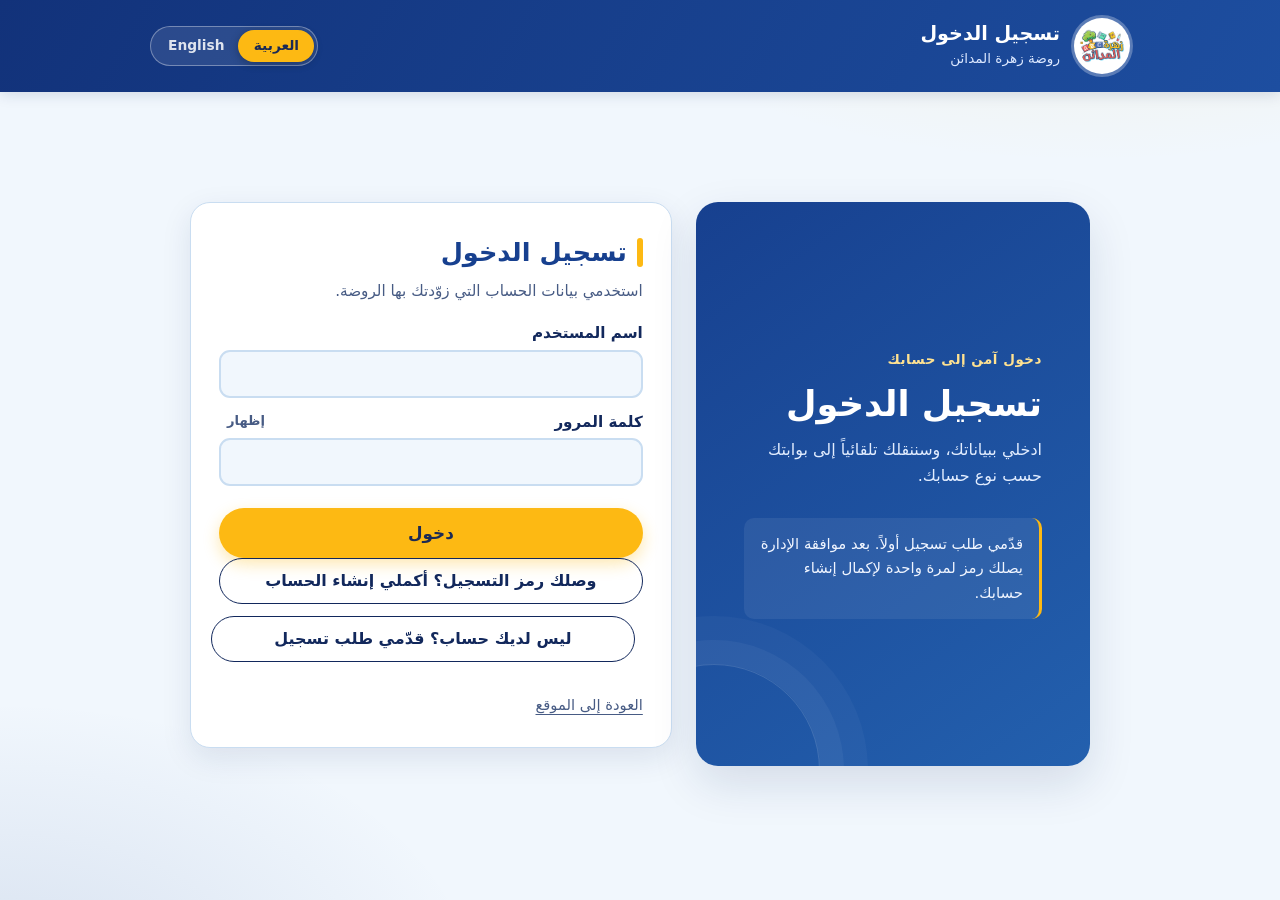
<file: admin/index.html>
<!doctype html>
<html lang="ar" dir="rtl">
<head>
<meta charset="utf-8">
<meta name="viewport" content="width=device-width,initial-scale=1">
<meta name="robots" content="noindex,nofollow">
<meta http-equiv="Content-Security-Policy" content="default-src 'self'; script-src 'self'; style-src 'self' 'unsafe-inline' https://fonts.googleapis.com; font-src 'self' https://fonts.gstatic.com data:; img-src 'self' data: blob: https:; media-src 'self' https: blob:; connect-src 'self' https://zahra-123hub-almadain-api.onrender.com http://127.0.0.1:8001 http://localhost:8001; object-src 'none'; base-uri 'self'; form-action 'self'">
<meta name="referrer" content="no-referrer">
<title>لوحة تحكم روضة زهرة المدائن</title>
<link rel="stylesheet" href="admin.css?v=58">
<link rel="stylesheet" href="skin.css?v=5">
</head>
<body>
<div id="app"></div>
<script src="ui.js?v=3" defer></script>
<script src="control.js?v=2" defer></script>
<script src="money.js?v=21" defer></script>
<script src="admin.js?v=65" defer></script>
</body>
</html>
</file>
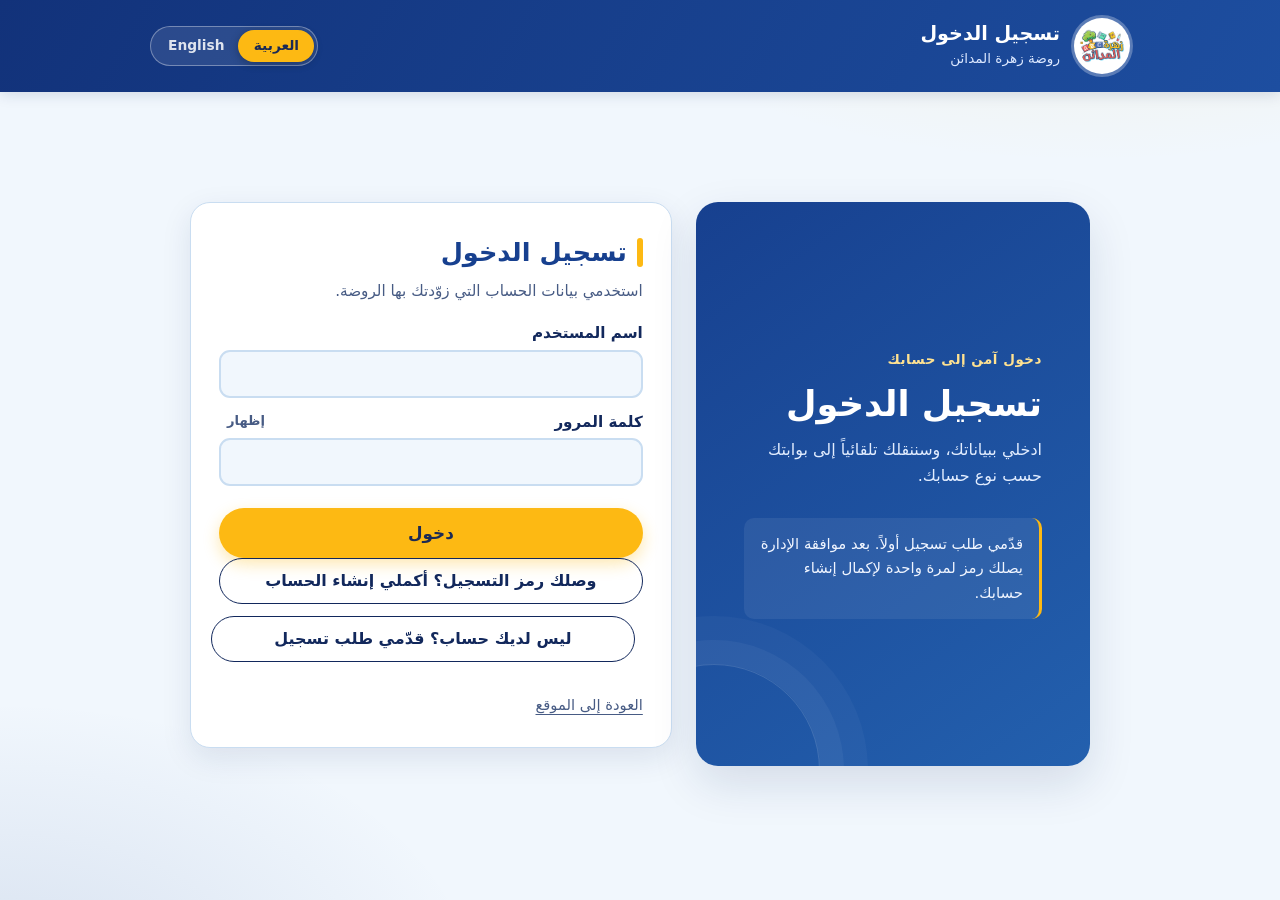
<file: login/index.html>
<!doctype html>
<html lang="ar" dir="rtl">
<head>
  <meta charset="utf-8">
  <meta name="viewport" content="width=device-width,initial-scale=1">
  <meta name="robots" content="noindex,nofollow">
<meta http-equiv="Content-Security-Policy" content="default-src 'self'; script-src 'self'; style-src 'self' 'unsafe-inline' https://fonts.googleapis.com; font-src 'self' https://fonts.gstatic.com data:; img-src 'self' data: blob: https:; media-src 'self' https: blob:; connect-src 'self' https://zahra-123hub-almadain-api.onrender.com http://127.0.0.1:8001 http://localhost:8001; object-src 'none'; base-uri 'self'; form-action 'self'">
<meta name="referrer" content="no-referrer">
  <title>تسجيل الدخول | زهرة المدائن</title>
  <link rel="stylesheet" href="../portal.css?v=24">
</head>
<body>
  <div id="portal" data-portal="login"></div>
  <script src="../portal-text.js?v=9" defer></script>
  <script src="../portal.js?v=31" defer></script>
</body>
</html>
</file>
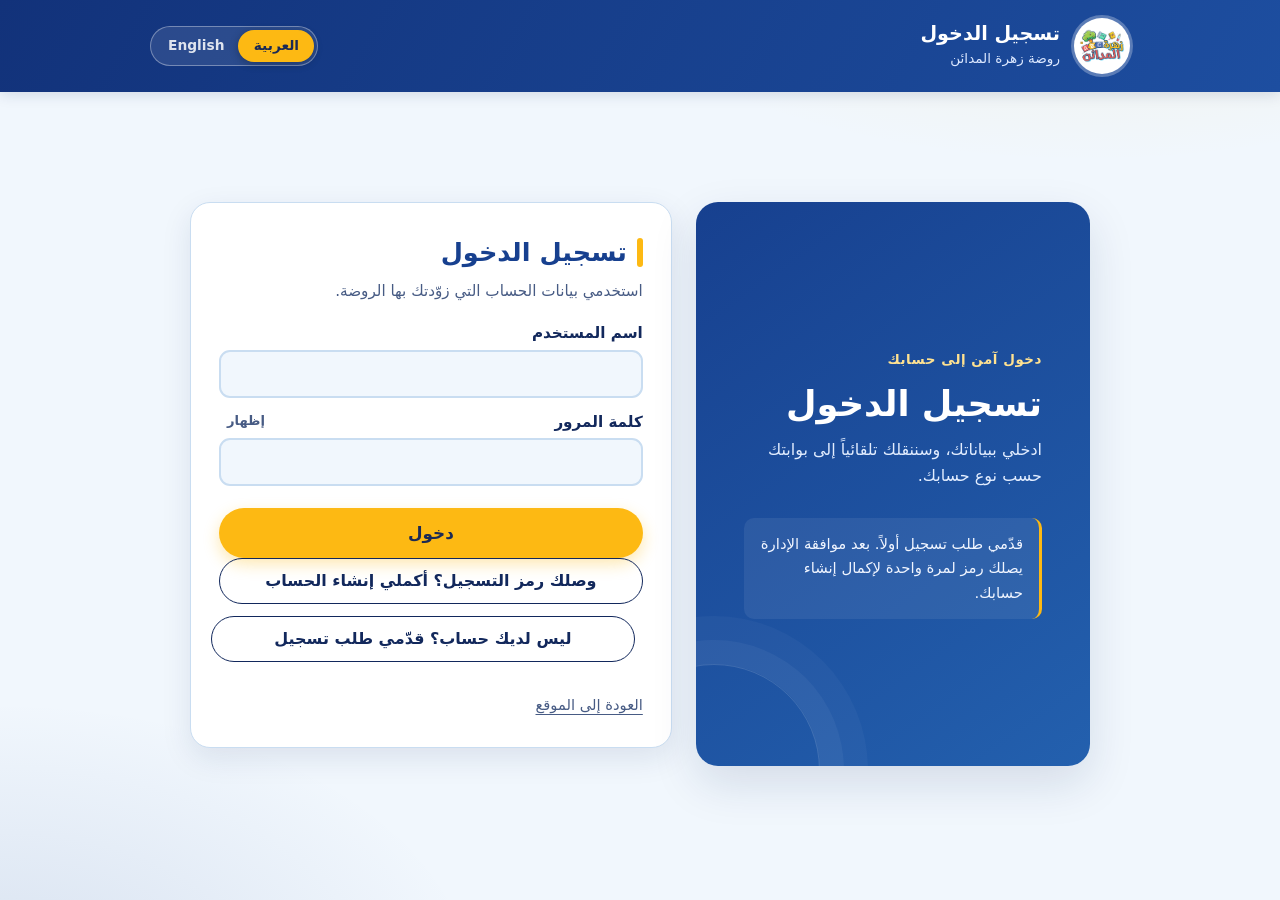
<file: management/index.html>
<!doctype html>
<html lang="ar" dir="rtl">
<head>
  <meta charset="utf-8">
  <meta name="viewport" content="width=device-width,initial-scale=1">
  <meta name="robots" content="noindex,nofollow">
<meta http-equiv="Content-Security-Policy" content="default-src 'self'; script-src 'self'; style-src 'self' 'unsafe-inline' https://fonts.googleapis.com; font-src 'self' https://fonts.gstatic.com data:; img-src 'self' data: blob: https:; media-src 'self' https: blob:; connect-src 'self' https://zahra-123hub-almadain-api.onrender.com http://127.0.0.1:8001 http://localhost:8001; object-src 'none'; base-uri 'self'; form-action 'self'">
<meta name="referrer" content="no-referrer">
  <title>بوابة الإدارة | زهرة المدائن</title>
  <link rel="stylesheet" href="../portal.css?v=24">
</head>
<body>
  <div id="portal" data-portal="manager"></div>
  <script src="../management.js?v=12" defer></script>
  <script src="../everyday.js?v=7" defer></script>
  <script src="../portal-text.js?v=10" defer></script>
  <script src="../portal.js?v=31" defer></script>
</body>
</html>
</file>
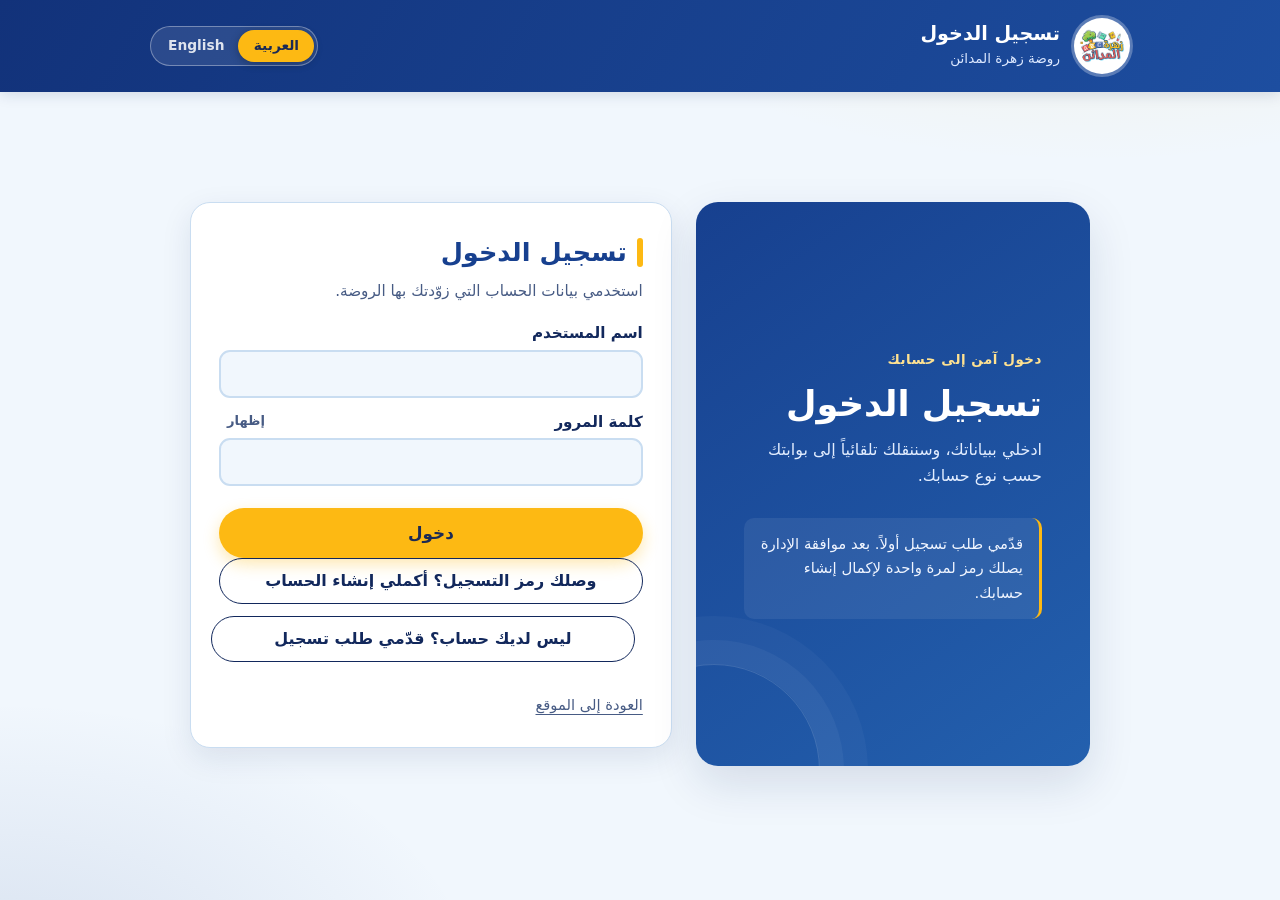
<file: parents/index.html>
<!doctype html>
<html lang="ar" dir="rtl">
<head>
  <meta charset="utf-8">
  <meta name="viewport" content="width=device-width,initial-scale=1">
  <meta name="robots" content="noindex,nofollow">
<meta http-equiv="Content-Security-Policy" content="default-src 'self'; script-src 'self'; style-src 'self' 'unsafe-inline' https://fonts.googleapis.com; font-src 'self' https://fonts.gstatic.com data:; img-src 'self' data: blob: https:; media-src 'self' https: blob:; connect-src 'self' https://zahra-123hub-almadain-api.onrender.com http://127.0.0.1:8001 http://localhost:8001; object-src 'none'; base-uri 'self'; form-action 'self'">
<meta name="referrer" content="no-referrer">
  <title>بوابة أولياء الأمور | زهرة المدائن</title>
  <link rel="stylesheet" href="../portal.css?v=24">
</head>
<body>
  <div id="portal" data-portal="parent"></div>
  <script src="../everyday.js?v=7" defer></script>
  <script src="../portal-text.js?v=10" defer></script>
  <script src="../portal.js?v=31" defer></script>
</body>
</html>
</file>
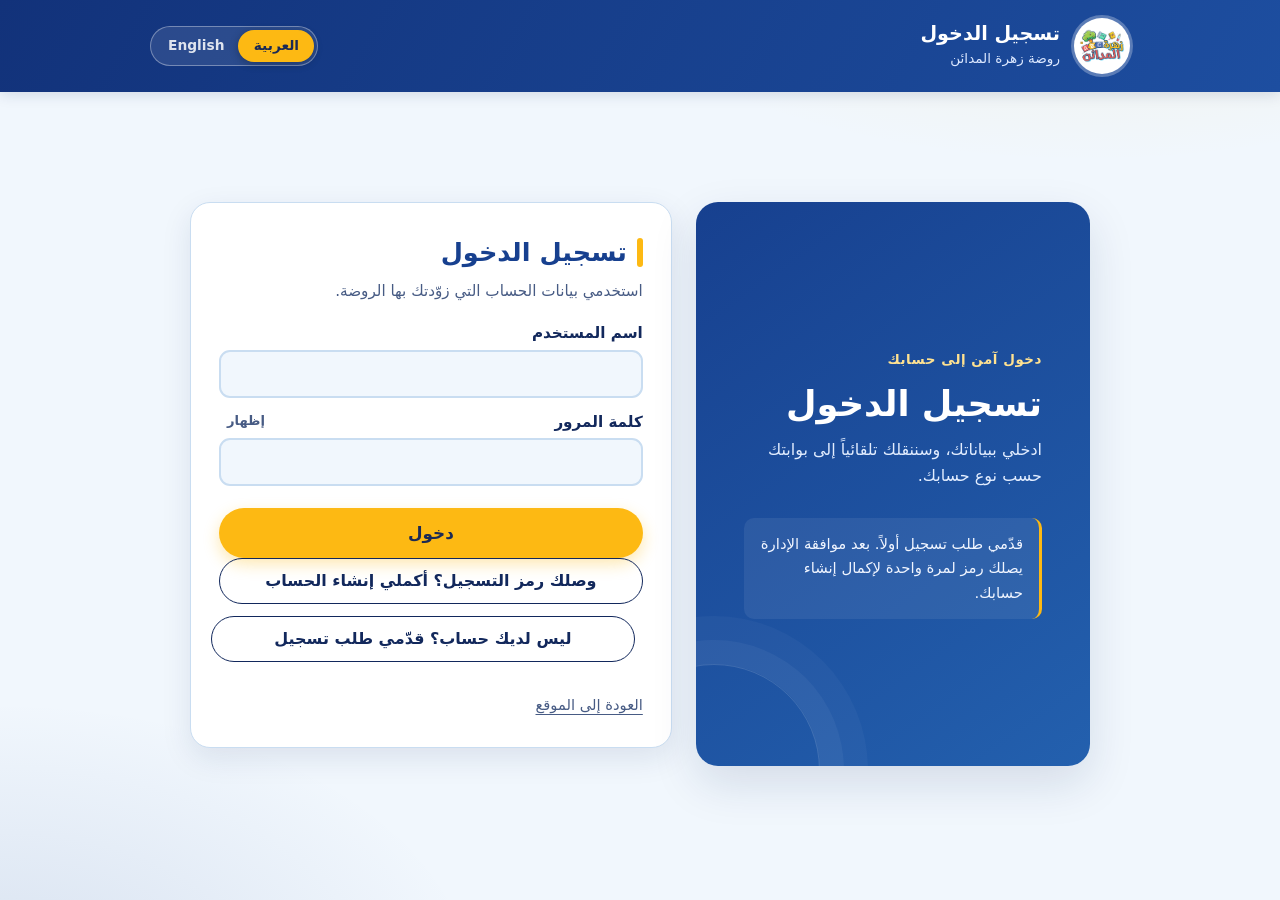
<file: teachers/index.html>
<!doctype html>
<html lang="ar" dir="rtl">
<head>
  <meta charset="utf-8">
  <meta name="viewport" content="width=device-width,initial-scale=1">
  <meta name="robots" content="noindex,nofollow">
<meta http-equiv="Content-Security-Policy" content="default-src 'self'; script-src 'self'; style-src 'self' 'unsafe-inline' https://fonts.googleapis.com; font-src 'self' https://fonts.gstatic.com data:; img-src 'self' data: blob: https:; media-src 'self' https: blob:; connect-src 'self' https://zahra-123hub-almadain-api.onrender.com http://127.0.0.1:8001 http://localhost:8001; object-src 'none'; base-uri 'self'; form-action 'self'">
<meta name="referrer" content="no-referrer">
  <title>بوابة المعلمات | زهرة المدائن</title>
  <link rel="stylesheet" href="../portal.css?v=24">
</head>
<body>
  <div id="portal" data-portal="teacher"></div>
  <script src="../everyday.js?v=7" defer></script>
  <script src="../portal-text.js?v=10" defer></script>
  <script src="../portal.js?v=31" defer></script>
</body>
</html>
</file>
<file: style.css>
/* Layout: poster-style navy header with scroll progress, overlapping fact strip under an arched hero photo,
   alternating sky bands, parents' corner of small tools. Colors come from the opening poster. */
:root{
  --navy:#17408F; --navy-d:#0E2C6B; --sun:#FDB913; --sun-d:#D99A00; --red:#E0403D; --green:#4C8C1C; --sky:#2F8FCB;
  --bg:#F1F7FD; --bg2:#FFFFFF; --band:#E1EFFB; --ink:#12285C; --muted:#475B84; --surface:#FFFFFF; --line:#C9DDF1;
  --head:#17408F; --link:#17408F; --bar:#17408F; --btn:#17408F; --btn-d:#0E2C6B; --on-sun:#1B2A55; --warn:#8A5A00;
  --display:"Baloo Bhaijaan 2","Segoe UI",Tahoma,sans-serif;
  --body:"Almarai","Segoe UI",Tahoma,sans-serif;
  --fs:1;
}
@media (prefers-color-scheme:dark){
  :root:not([data-theme="light"]){
    --bg:#0B1730; --bg2:#09122A; --band:#0F2147; --ink:#EAF1FF; --muted:#A9BBE0; --surface:#132652; --line:#294786;
    --head:#FFFFFF; --link:#FDB913; --bar:#0E2C6B; --btn:#2D5FC4; --btn-d:#1B3F8C; --sky:#6CC0F0; --green:#7DC243; --red:#FF7A74; --warn:#FDB913;
    color-scheme:dark;
  }
}
:root[data-theme="dark"]{
  --bg:#0B1730; --bg2:#09122A; --band:#0F2147; --ink:#EAF1FF; --muted:#A9BBE0; --surface:#132652; --line:#294786;
  --head:#FFFFFF; --link:#FDB913; --bar:#0E2C6B; --btn:#2D5FC4; --btn-d:#1B3F8C; --sky:#6CC0F0; --green:#7DC243; --red:#FF7A74; --warn:#FDB913;
  color-scheme:dark;
}
*,*::before,*::after{box-sizing:border-box}
html{font-size:calc(16px*var(--fs));scroll-behavior:smooth;scroll-padding-top:84px}
body{margin:0;background:var(--bg);color:var(--ink);font-family:var(--body);font-size:1.125rem;line-height:1.85;-webkit-text-size-adjust:100%}
body.lat{line-height:1.7}
h1,h2,h3,summary,.display{font-family:var(--display);line-height:1.3;margin:0;text-wrap:balance}
p{margin:0}
img{max-width:100%}
a{color:inherit}
button{font:inherit;color:inherit}
:focus-visible{outline:3px solid var(--sun);outline-offset:3px;border-radius:8px}
.wrap{max-width:1120px;margin:0 auto;padding-left:max(16px,env(safe-area-inset-left,0px));padding-right:max(16px,env(safe-area-inset-right,0px))}
[hidden]{display:none!important}

/* header */
header.top{position:sticky;top:env(safe-area-inset-top,0px);z-index:20;background:var(--bar);color:#fff}
header.top .wrap{display:flex;align-items:center;gap:10px;min-height:66px;position:relative}
#prog{position:absolute;inset-inline:0;bottom:0;height:4px;background:rgba(255,255,255,.15)}
#prog i{display:block;height:100%;background:var(--sun);transform:scaleX(0);transform-origin:0 50%}
html[dir=rtl] #prog i{transform-origin:100% 50%}
.brand{display:flex;align-items:center;gap:10px;text-decoration:none;font-family:var(--display);font-weight:800;font-size:1.2rem;margin-inline-end:auto}
.brand .badge{background:#fff;border-radius:14px;padding:3px 8px;display:flex}
body.lat .brand .nm{display:none}
.brand img{height:40px;width:auto;display:block;min-width:52px}
nav.main{display:flex;gap:0;font-size:.93rem}
nav.main a{text-decoration:none;padding:6px 9px;border-radius:999px;color:#DCE8FF;white-space:nowrap}
nav.main a:hover{background:rgba(255,255,255,.14);color:#fff}
.ibtn{flex:none;border:2px solid rgba(255,255,255,.45);background:transparent;color:#fff;border-radius:999px;min-width:40px;height:38px;padding:0 10px;cursor:pointer;font-family:var(--display);font-weight:700;display:inline-flex;align-items:center;justify-content:center}
.ibtn:hover{background:rgba(255,255,255,.14)}
.ibtn svg{width:20px;height:20px;stroke:currentColor;fill:none;stroke-width:2;stroke-linecap:round;stroke-linejoin:round}
.lang{flex:none;display:flex;border:2px solid rgba(255,255,255,.45);border-radius:999px;overflow:hidden}
.lang button{border:0;background:transparent;color:#fff;padding:0 11px;height:34px;font-family:var(--display);font-weight:700;cursor:pointer;min-width:38px}
.lang button[aria-pressed=true]{background:var(--sun);color:var(--on-sun)}
.lang button:focus-visible{outline-offset:-3px}
#menuBtn{display:none}
@media(max-width:1140px){
  #menuBtn{display:inline-flex}
  nav.main{display:none;position:absolute;top:100%;inset-inline:0;flex-direction:column;background:var(--bar);padding:8px max(16px,env(safe-area-inset-left,0px)) 14px;border-top:1px solid rgba(255,255,255,.2);box-shadow:0 14px 24px rgba(8,22,60,.3)}
  nav.main.open{display:flex}
  nav.main a{padding:11px 12px;font-size:1.05rem}
}
@media(max-width:520px){#sizeBtn{display:none}.brand span.nm{display:none}.lang button{padding:0 8px;min-width:34px}}

/* buttons */
.btn{display:inline-flex;align-items:center;justify-content:center;gap:8px;font-family:var(--display);font-weight:700;font-size:1.05rem;padding:11px 26px;border-radius:999px;text-decoration:none;border:2px solid var(--btn);cursor:pointer;text-align:center;line-height:1.5;transition:transform .15s ease}
.btn:active{transform:translateY(2px)}
.btn.fill{background:var(--btn);color:#fff;box-shadow:0 5px 0 var(--btn-d)}
.btn.sun{background:var(--sun);color:var(--on-sun);border-color:var(--sun);box-shadow:0 5px 0 var(--sun-d)}
.btn.line{background:transparent;color:var(--head);border-color:var(--head)}
.btn.wa{background:#1FA855;border-color:#1FA855;color:#fff;box-shadow:0 5px 0 #14793C}
.btn.small{padding:6px 16px;font-size:.95rem;box-shadow:none}

/* hero */
.hero{padding-block:46px 96px;background:linear-gradient(180deg,var(--band),var(--bg))}
.hero .wrap{display:grid;grid-template-columns:1.1fr .9fr;gap:40px;align-items:center}
.chip{display:inline-block;background:var(--sun);color:var(--on-sun);font-family:var(--display);font-weight:700;padding:3px 18px;border-radius:12px;font-size:1.05rem}
.hero h1{font-size:clamp(2.3rem,6.2vw,3.9rem);font-weight:800;color:var(--head);margin-top:14px}
.hero h1 em{font-style:normal;color:var(--red)}
.ribbon{display:inline-block;margin-top:18px;background:var(--green);color:#fff;font-family:var(--display);font-weight:700;font-size:1.2rem;padding:5px 30px;border-radius:12px}
.hero .lead{margin-top:18px;max-width:30em;color:var(--muted);font-size:1.12rem}
.actions{display:flex;flex-wrap:wrap;gap:14px;margin-top:26px}
.photo{position:relative;max-width:410px;margin-inline:auto;width:100%}
.photo .frame{border-radius:999px 999px 28px 28px;overflow:hidden;border:6px solid var(--sun);box-shadow:0 18px 40px rgba(14,44,107,.28);background:var(--navy)}
.photo img.main{display:block;width:100%;height:auto}
.photo .logo-circle{position:absolute;inset-inline-start:-14px;bottom:-26px;width:44%;background:#fff;border-radius:50%;aspect-ratio:1;display:grid;place-items:center;box-shadow:0 8px 24px rgba(14,44,107,.28);border:4px solid var(--sun)}
.photo .logo-circle img{width:84%;height:auto}
@media(max-width:820px){.hero .wrap{grid-template-columns:1fr}.photo{max-width:250px;order:-1;margin-bottom:34px}}

/* fact strip */
.facts{position:relative;z-index:2;margin-top:-52px;display:grid;grid-template-columns:repeat(4,1fr);gap:14px;list-style:none;padding-block:0;padding-inline:0;margin-bottom:0}
.facts li{background:var(--surface);border:2px solid var(--line);border-radius:22px;padding:14px 18px;box-shadow:0 10px 24px rgba(14,44,107,.12);min-width:0}
.facts small{display:block;color:var(--muted);font-size:.85rem;line-height:1.4}
.facts b{display:block;font-family:var(--display);font-size:1.2rem;color:var(--head);line-height:1.4}
@media(max-width:820px){.facts{grid-template-columns:repeat(2,1fr);margin-top:-30px}}

/* sections */
section{padding-block:60px}
section.band{background:var(--band)}
.sec-head{max-width:36em;margin-bottom:30px}
.sec-head h2{font-size:clamp(1.8rem,4vw,2.5rem);font-weight:800;color:var(--head)}
.sec-head p{margin-top:8px;color:var(--muted)}
.lead2{max-width:38em;font-size:1.25rem;line-height:1.8;color:var(--ink);margin-bottom:30px;padding-inline-start:18px;border-inline-start:6px solid var(--sun)}

/* features */
.feat{display:grid;grid-template-columns:repeat(3,1fr);gap:18px;list-style:none;margin:0;padding:0}
.feat li{background:var(--surface);border:2px solid var(--line);border-radius:26px;padding:22px 20px;min-width:0;display:flex;gap:16px;align-items:flex-start}
.feat .ic{flex:none;width:58px;height:58px;border-radius:50%;display:grid;place-items:center;background:var(--c)}
.feat svg{width:30px;height:30px;stroke:#fff;fill:none;stroke-width:2.2;stroke-linecap:round;stroke-linejoin:round}
.feat b{font-family:var(--display);font-size:1.15rem;display:block;color:var(--head);line-height:1.4}
.feat span.d{display:block;margin-top:4px;color:var(--muted);font-size:.97rem;line-height:1.7}
@media(max-width:960px){.feat{grid-template-columns:repeat(2,1fr)}}
@media(max-width:620px){.feat{grid-template-columns:1fr}}

/* flower */
.learn{display:grid;grid-template-columns:minmax(270px,.85fr) minmax(0,1.15fr);grid-template-areas:"heading heading" "flower info";column-gap:clamp(28px,4vw,52px);row-gap:22px;align-items:center}
.learn>div:first-child{grid-area:flower;align-self:center;min-width:0}
.learn-copy{display:contents}
#learn .learn-head{grid-area:heading;max-width:48em;margin:0 auto 4px;text-align:center}
#learn .learn-head h2{font-size:clamp(1.7rem,3vw,2.25rem);line-height:1.25}
#learn .learn-head h2>span{display:block}
#learn .learn-head h2>.learn-en{margin-top:5px;color:var(--muted);font-size:.66em;font-weight:700}
#learn .learn-head h2::after{margin-inline:auto}
#learn .learn-head .learn-prompt{display:grid;gap:2px;margin-top:10px;font-size:clamp(.95rem,1.5vw,1.08rem);line-height:1.55}
#learn .learn-prompt span{display:block;text-align:center}
.flower{width:100%;max-width:300px;height:auto;display:block;margin:0 auto;overflow:visible}
.petal{cursor:pointer}
.petal ellipse{stroke:var(--navy-d);stroke-width:3;transition:filter .2s ease,stroke-width .2s ease}
.petal:hover ellipse,.petal:focus-visible ellipse,.petal.on ellipse{filter:drop-shadow(0 3px 4px rgb(23 64 143 / 24%));stroke-width:4}
.petal text{font-family:var(--display);font-weight:700;font-size:15px;fill:#fff;pointer-events:none}
.petal.dk text{fill:#1B2A55}
.petal:focus-visible{outline:none}
.petal:focus-visible ellipse{stroke:var(--sun);stroke-width:5}
.bloom .petal ellipse{animation:petal-appear .55s ease-out both}
.bloom .petal:nth-child(2) ellipse{animation-delay:.08s}
.bloom .petal:nth-child(3) ellipse{animation-delay:.16s}
.bloom .petal:nth-child(4) ellipse{animation-delay:.24s}
.bloom .petal:nth-child(5) ellipse{animation-delay:.32s}
@keyframes petal-appear{from{opacity:.35;filter:saturate(.65)}to{opacity:1;filter:saturate(1)}}
.petal-info{grid-area:info;min-width:0;background:var(--surface);border:2px solid var(--line);border-radius:20px;padding:clamp(16px,2.2vw,24px);font-size:1rem;line-height:1.65}
.petal-info.is-detail{align-self:center}
.petal-info b{font-family:var(--display);font-size:1.2rem;display:block;color:var(--red);margin-bottom:0}
.petal-info .petal-title,.petal-info .petal-descriptions{display:grid;grid-template-columns:repeat(2,minmax(0,1fr));column-gap:clamp(14px,2.5vw,28px)}
.petal-info .petal-title{align-items:baseline;padding-bottom:12px;border-bottom:1px solid var(--line)}
.petal-info .petal-title span[lang=en]{font-family:var(--body);font-size:.92em}
.petal-info .petal-descriptions{padding:12px 0;border-bottom:1px solid var(--line)}
.petal-info .petal-descriptions p{margin:0;min-width:0}
.petal-info ul{display:block;list-style:none;margin:0;padding:0}
.petal-info li{display:grid;grid-template-columns:repeat(2,minmax(0,1fr));gap:clamp(14px,2.5vw,28px);padding:10px 0;border-bottom:1px solid var(--line)}
.petal-info li:last-child{border-bottom:0;padding-bottom:0}
.petal-info li span{min-width:0}
.petal-info li span[lang=en]{font-size:.94em;color:var(--muted)}
.petal-info.is-intro{display:grid;grid-template-columns:repeat(2,minmax(0,1fr));gap:clamp(14px,2.5vw,28px);align-items:center;min-height:100px}
.petal-info .petal-intro{margin:0;font-weight:700}
.learn-en{font-family:var(--body)}
.area-buttons{display:grid;grid-template-columns:repeat(2,minmax(0,1fr));gap:8px;max-width:400px;margin:10px auto 0}
.area-button{display:flex;flex-direction:column;align-items:center;justify-content:center;gap:2px;min-height:48px;padding:6px 9px;border:2px solid var(--line);border-inline-start:5px solid var(--area-color);border-radius:13px;background:var(--surface);color:var(--ink);font:inherit;line-height:1.3;cursor:pointer}
.area-button span[lang=ar]{font-family:var(--display);font-weight:700}
.area-button span[lang=en]{font-size:.82em;color:var(--muted)}
.area-button:hover,.area-button[aria-pressed=true]{border-color:var(--area-color);background:var(--band)}
.area-button:focus-visible{outline:3px solid var(--sun);outline-offset:2px}
.learning-details{display:grid;grid-template-columns:repeat(3,minmax(0,1fr));gap:16px;margin-top:clamp(24px,4vw,42px)}
.learning-card{min-width:0;padding:clamp(16px,2vw,22px);border:2px solid var(--line);border-radius:20px;background:var(--surface)}
.learning-card h3{display:grid;gap:3px;margin:0 0 12px;color:var(--head);font-family:var(--display);font-size:1.15rem;line-height:1.4}
.learning-card h3 span[lang=en],.learning-card p[lang=en]{font-family:var(--body)}
.learning-card p{margin:7px 0;color:var(--muted);line-height:1.7}
.learning-card ul{list-style:none;display:grid;gap:9px;margin:12px 0 0;padding:0}
.learning-card li{display:grid;grid-template-columns:repeat(2,minmax(0,1fr));gap:12px;padding-top:9px;border-top:1px solid var(--line);line-height:1.6}
.learning-card li span{min-width:0}
.learning-card li span[lang=en]{font-family:var(--body);color:var(--muted)}
@media(max-width:960px){
  .learn{grid-template-columns:minmax(0,1fr);grid-template-areas:"heading" "flower" "info";row-gap:18px}
  .learn>div:first-child{align-self:auto}
  .flower{max-width:260px}
  .area-buttons{max-width:520px}
  .learning-details{grid-template-columns:repeat(2,minmax(0,1fr))}
  .learning-card:last-child{grid-column:1 / -1}
}
@media(max-width:520px){
  #learn .learn-head h2{font-size:1.65rem}
  #learn .learn-head h2>.learn-en{font-size:.68em}
  .petal-info .petal-title,.petal-info .petal-descriptions,.petal-info ul,.petal-info li,.petal-info.is-intro{grid-template-columns:minmax(0,1fr)}
  .petal-info .petal-title,.petal-info.is-intro{gap:6px}
  .petal-info .petal-descriptions{gap:8px}
  .petal-info li{gap:3px;padding:8px 0}
  .petal-info li span[lang=en]{padding-inline-start:12px}
  .learning-details{grid-template-columns:minmax(0,1fr)}
  .learning-card:last-child{grid-column:auto}
  .learning-card li{grid-template-columns:minmax(0,1fr);gap:3px}
  .learning-card li span[lang=en]{padding-inline-start:12px}
}

/* day */
.day{list-style:none;margin:0;padding:0;position:relative;max-width:640px}
.day::before{content:"";position:absolute;inset-block:10px;inset-inline-start:11px;width:4px;background:var(--line);border-radius:4px}
.day li{position:relative;padding-inline-start:48px;padding-block:10px}
.day li::before{content:"";position:absolute;inset-inline-start:1px;top:20px;width:24px;height:24px;border-radius:50%;background:var(--c);border:4px solid var(--band)}
.day b{font-family:var(--display);font-size:1.15rem;color:var(--head)}
.day span.d{display:block;color:var(--muted);font-size:1rem;line-height:1.7}

/* news */
.news{display:grid;gap:20px}
.ncard{display:grid;grid-template-columns:.8fr 1.2fr;background:var(--surface);border:2px solid var(--line);border-radius:26px;overflow:hidden}
.ncard>*{min-width:0}
.ncard .pic{display:block;padding:0;border:0;background:#fff;cursor:zoom-in}
.ncard .pic img{display:block;width:100%;height:100%;max-height:420px;object-fit:contain}
.ncard .tx{padding:26px 28px;display:flex;flex-direction:column;gap:10px;align-items:flex-start;justify-content:center}
.ncard .tag{background:var(--red);color:#fff;font-family:var(--display);font-weight:700;border-radius:10px;padding:0 14px;font-size:.95rem}
.ncard h3{font-size:1.5rem;color:var(--head)}
.ncard p{color:var(--muted)}
@media(max-width:760px){.ncard{grid-template-columns:1fr}.ncard .pic img{max-height:340px}}

/* gallery */
.gal{display:grid;grid-template-columns:repeat(4,1fr);gap:16px}
.gal button{display:block;padding:0;border:3px solid var(--line);border-radius:22px;overflow:hidden;background:var(--surface);cursor:zoom-in;text-align:start;min-width:0}
.gal img{display:block;width:100%;height:260px;object-fit:cover}
.gal button.contain img{object-fit:contain;background:#fff;padding:12px}
.gal span.cap{display:block;padding:8px 14px;font-family:var(--display);font-weight:700;color:var(--head);font-size:.98rem}
.gal button:hover{border-color:var(--sun)}
@media(max-width:960px){.gal{grid-template-columns:repeat(2,1fr)}}
@media(max-width:460px){.gal img{height:200px}}
#lb{position:fixed;inset:0;z-index:50;background:rgba(6,14,38,.88);display:flex;align-items:center;justify-content:center;padding:calc(20px + env(safe-area-inset-top,0px)) max(16px,env(safe-area-inset-right,0px)) calc(20px + env(safe-area-inset-bottom,0px)) max(16px,env(safe-area-inset-left,0px))}
#lb img{max-width:100%;max-height:100%;border-radius:14px;background:#fff;object-fit:contain}
#lb .x{position:absolute;top:calc(14px + env(safe-area-inset-top,0px));inset-inline-end:max(14px,env(safe-area-inset-right,0px));background:var(--sun);color:var(--on-sun);border:0;width:44px;height:44px;border-radius:50%;font-size:1.5rem;font-weight:800;cursor:pointer}

/* parents' corner */
.tools{display:grid;grid-template-columns:repeat(3,1fr);gap:18px;align-items:start}
.tool{background:var(--surface);border:2px solid var(--line);border-radius:26px;padding:22px;min-width:0}
.tool h3{font-size:1.25rem;color:var(--head)}
.tool .note{color:var(--muted);font-size:.95rem;line-height:1.65;margin-top:6px}
.tool .lab{display:block;font-family:var(--display);font-weight:700;margin:14px 0 4px}
.ares{margin-top:12px;border-radius:16px;padding:12px 14px;background:var(--bg);border:2px solid var(--line);font-size:1rem;line-height:1.7}
.ares.ok{border-color:var(--green)}
.ares.wait{border-color:var(--sun)}
.ares.no{border-color:var(--red)}
.ares:empty{display:none}
.tool .btn{margin-top:12px}
.ck{list-style:none;margin:10px 0 0;padding:0}
.ck li{position:relative}
.ck label{display:flex;gap:12px;align-items:flex-start;padding:8px 0;cursor:pointer;font-size:1rem;line-height:1.6}
.ck input{position:absolute;opacity:0;width:24px;height:24px;margin:0}
.ck .bx{flex:none;width:24px;height:24px;border-radius:8px;border:2px solid var(--line);background:var(--bg2);display:grid;place-items:center;margin-top:2px}
.ck input:checked+.bx{background:var(--green);border-color:var(--green)}
.ck input:checked+.bx::after{content:"";width:6px;height:12px;border:solid #fff;border-width:0 3px 3px 0;transform:rotate(45deg) translate(-1px,-1px)}
.ck input:checked~.tx{color:var(--muted);text-decoration:line-through}
.ck input:focus-visible+.bx{outline:3px solid var(--sun);outline-offset:2px}
.meter{margin-top:12px;font-family:var(--display);font-weight:700;font-size:.98rem}
.bar{height:10px;border-radius:99px;background:var(--line);overflow:hidden;margin-top:6px}
.bar i{display:block;height:100%;width:0;background:var(--green);transition:width .3s ease}
@media(max-width:960px){.tools{grid-template-columns:1fr}}

/* faq */
.faq{display:grid;grid-template-columns:1fr 1fr;gap:12px;align-items:start}
@media(max-width:820px){.faq{grid-template-columns:1fr}}
.search{max-width:460px;margin-bottom:16px}
.faq details{background:var(--surface);border:2px solid var(--line);border-radius:20px;padding:0 20px}
.faq details[open]{border-color:var(--sun)}
.faq summary{cursor:pointer;padding:14px 0;font-size:1.12rem;font-weight:700;color:var(--head);list-style:none;display:flex;justify-content:space-between;gap:12px;align-items:center}
.faq summary::-webkit-details-marker{display:none}
.faq summary::after{content:"+";font-size:1.6rem;color:var(--sun-d);line-height:1;flex:none}
.faq details[open] summary::after{content:"\2212"}
.faq .a{padding-bottom:16px;color:var(--muted);font-size:1.02rem;line-height:1.8}
.faq-empty{color:var(--muted);padding:14px 4px}
.faq-empty a{color:var(--link);font-weight:700}

/* forms */
input[type=text],input[type=tel],input[type=date],input[type=search],select,textarea{display:block;width:100%;font:inherit;font-size:1rem;padding:10px 14px;border-radius:14px;border:2px solid var(--line);background:var(--bg2);color:var(--ink)}
textarea{min-height:84px;resize:vertical}
input:focus,select:focus,textarea:focus{outline:3px solid var(--sun);outline-offset:1px}
[aria-invalid="true"]{border-color:var(--red)!important}
.reg{display:grid;grid-template-columns:1fr 1.05fr;gap:40px;align-items:start}
.reg>*{min-width:0}
form,.res{background:var(--surface);border:2px solid var(--line);border-radius:26px;padding:24px}
.seg{display:grid;grid-template-columns:1fr 1fr;gap:8px;margin-bottom:16px}
.seg input{position:absolute;opacity:0;pointer-events:none}
.seg label{display:block;text-align:center;padding:9px 10px;border:2px solid var(--line);border-radius:14px;cursor:pointer;font-family:var(--display);font-weight:700;margin:0}
.seg input:checked+label{background:var(--sun);border-color:var(--sun);color:var(--on-sun)}
.seg input:focus-visible+label{outline:3px solid var(--sun);outline-offset:3px}
.fld{margin-bottom:14px}
.fld label{display:block;font-family:var(--display);font-weight:700;margin-bottom:4px}
.err{display:block;color:var(--red);font-size:.9rem;min-height:1.2em}
.hint{display:block;font-size:.92rem;line-height:1.6;margin-top:4px;color:var(--muted)}
.hint.ok{color:var(--green)}
.hint.wait{color:var(--warn)}
.hint.no{color:var(--red)}
form .btn{width:100%;margin-top:4px}
.res{margin-top:16px;border-color:var(--sun)}
.res pre{white-space:pre-wrap;word-break:break-word;font:inherit;font-size:.98rem;background:var(--bg);border-radius:14px;padding:12px 14px;margin:10px 0 14px;direction:rtl;text-align:start}
.res .row{display:flex;flex-wrap:wrap;gap:10px}
.res p.n{color:var(--muted);font-size:.95rem;margin-top:10px}
.contact-card{background:var(--surface);border:2px solid var(--line);border-radius:26px;padding:12px 22px;margin-top:22px}
.contact-card .row{display:flex;gap:14px;align-items:flex-start;padding:12px 0}
.contact-card .row+.row{border-top:1px solid var(--line)}
.contact-card svg.i{flex:none;width:30px;height:30px;stroke:var(--head);fill:none;stroke-width:2;stroke-linecap:round;stroke-linejoin:round;margin-top:4px}
.contact-card .t{min-width:0;flex:1;overflow-wrap:anywhere}
.contact-card b{font-family:var(--display);display:block}
.contact-card .num{font-weight:800;letter-spacing:.03em;user-select:all}
.contact-card .acts{display:flex;flex-wrap:wrap;gap:8px;margin-top:8px}
@media(max-width:820px){.reg{grid-template-columns:1fr;gap:26px}}

/* footer */
footer{background:var(--bar);color:#DCE8FF;padding-block:40px 28px;font-size:.97rem;line-height:1.75}
.fgrid{display:grid;grid-template-columns:1.3fr 1fr 1.2fr;gap:30px}
.fgrid>*{min-width:0}
.fgrid h4{font-family:var(--display);color:#fff;margin:0 0 8px;font-size:1.1rem}
.fgrid .logo{background:#fff;border-radius:18px;padding:6px 12px;display:inline-flex;margin-bottom:10px}
.fgrid .logo img{height:60px;width:auto;min-width:80px}
.fgrid a{display:block;text-decoration:none;padding:2px 0}
.fgrid a:hover{color:#fff;text-decoration:underline}
.fbase{margin-top:26px;padding-top:16px;border-top:1px solid rgba(255,255,255,.2);display:flex;flex-wrap:wrap;gap:10px;justify-content:space-between}
@media(max-width:820px){.fgrid{grid-template-columns:1fr}}

/* floating */
#toTop{position:fixed;inset-inline-end:max(16px,env(safe-area-inset-right,0px));bottom:calc(16px + env(safe-area-inset-bottom,0px));z-index:14;width:46px;height:46px;border-radius:50%;border:0;background:var(--sun);color:var(--on-sun);box-shadow:0 6px 16px rgba(14,44,107,.35);cursor:pointer;display:grid;place-items:center}
#toTop svg{width:22px;height:22px;stroke:currentColor;fill:none;stroke-width:3;stroke-linecap:round;stroke-linejoin:round}
.mbar{display:none}
@media(max-width:700px){
  .mbar{display:grid;grid-template-columns:1fr 1fr 1fr;gap:8px;position:fixed;left:0;right:0;bottom:0;z-index:15;background:var(--bar);padding:8px max(12px,env(safe-area-inset-right,0px)) calc(8px + env(safe-area-inset-bottom,0px)) max(12px,env(safe-area-inset-left,0px))}
  .mbar a{display:flex;align-items:center;justify-content:center;gap:6px;min-height:44px;border-radius:14px;text-decoration:none;font-family:var(--display);font-weight:700;font-size:.95rem;background:rgba(255,255,255,.14);color:#fff}
  .mbar a.p{background:var(--sun);color:var(--on-sun)}
  #toTop{bottom:calc(76px + env(safe-area-inset-bottom,0px))}
  footer{padding-bottom:calc(92px + env(safe-area-inset-bottom,0px))}
}
@media (prefers-reduced-motion:reduce){
  html{scroll-behavior:auto}
  .bloom .petal ellipse{animation:none}
  .petal ellipse,.btn,.bar i{transition:none}
}

/* ===== dynamic content + admin ===== */
#annc{background:var(--sun);color:var(--on-sun);text-align:center;font-family:var(--display);font-weight:700;padding:8px max(16px,env(safe-area-inset-left,0px));line-height:1.6}
.vids{display:grid;grid-template-columns:repeat(auto-fill,minmax(280px,1fr));gap:18px}
.vids figure{margin:0;border:3px solid var(--line);border-radius:22px;overflow:hidden;background:var(--surface)}
.vids video{display:block;width:100%;max-height:420px;background:#000}
.vids figcaption{padding:8px 14px;font-family:var(--display);font-weight:700;color:var(--head)}


/* ===== islamic ornament ===== */
:root{--pat:url("data:image/svg+xml,%3Csvg xmlns='http://www.w3.org/2000/svg' width='64' height='64' viewBox='0 0 64 64' fill='none' stroke='%2317408F' stroke-width='1.3'%3E%3Crect x='16' y='16' width='32' height='32'/%3E%3Crect x='16' y='16' width='32' height='32' transform='rotate(45 32 32)'/%3E%3Ccircle cx='32' cy='32' r='5'/%3E%3Cpath d='M0 0l8 8M64 0l-8 8M0 64l8-8M64 64l-8-8'/%3E%3C/svg%3E");--patO:.10}
@media (prefers-color-scheme: dark){:root:not([data-theme="light"]){--pat:url("data:image/svg+xml,%3Csvg xmlns='http://www.w3.org/2000/svg' width='64' height='64' viewBox='0 0 64 64' fill='none' stroke='%23FDB913' stroke-width='1.3'%3E%3Crect x='16' y='16' width='32' height='32'/%3E%3Crect x='16' y='16' width='32' height='32' transform='rotate(45 32 32)'/%3E%3Ccircle cx='32' cy='32' r='5'/%3E%3Cpath d='M0 0l8 8M64 0l-8 8M0 64l8-8M64 64l-8-8'/%3E%3C/svg%3E");--patO:.09}}
:root[data-theme="dark"]{--pat:url("data:image/svg+xml,%3Csvg xmlns='http://www.w3.org/2000/svg' width='64' height='64' viewBox='0 0 64 64' fill='none' stroke='%23FDB913' stroke-width='1.3'%3E%3Crect x='16' y='16' width='32' height='32'/%3E%3Crect x='16' y='16' width='32' height='32' transform='rotate(45 32 32)'/%3E%3Ccircle cx='32' cy='32' r='5'/%3E%3Cpath d='M0 0l8 8M64 0l-8 8M0 64l8-8M64 64l-8-8'/%3E%3C/svg%3E");--patO:.09}
.hero,section.band,footer{position:relative;isolation:isolate}
.hero::before,section.band::before,footer::before{content:"";position:absolute;inset:0;z-index:-1;background:var(--pat);opacity:var(--patO);pointer-events:none}
footer::before{background-image:url("data:image/svg+xml,%3Csvg xmlns='http://www.w3.org/2000/svg' width='64' height='64' viewBox='0 0 64 64' fill='none' stroke='%23FDB913' stroke-width='1.3'%3E%3Crect x='16' y='16' width='32' height='32'/%3E%3Crect x='16' y='16' width='32' height='32' transform='rotate(45 32 32)'/%3E%3Ccircle cx='32' cy='32' r='5'/%3E%3Cpath d='M0 0l8 8M64 0l-8 8M0 64l8-8M64 64l-8-8'/%3E%3C/svg%3E");opacity:.12}
.bsm{margin:0 0 10px;font-family:var(--display);font-weight:700;font-size:1.3rem;color:var(--head);line-height:1.6}
.sec-head h2::after{content:"";display:block;width:96px;height:18px;margin-top:10px;background:url("data:image/svg+xml,%3Csvg xmlns='http://www.w3.org/2000/svg' width='96' height='18' viewBox='0 0 96 18'%3E%3Cpath d='M0 9H34M62 9H96' stroke='%23FDB913' stroke-width='2'/%3E%3Crect x='42' y='4' width='10' height='10' fill='%23FDB913'/%3E%3Crect x='42' y='4' width='10' height='10' transform='rotate(45 47 9)' fill='%23FDB913'/%3E%3C/svg%3E") center/contain no-repeat}
.photo::before{content:"";position:absolute;top:-38px;left:50%;transform:translateX(-50%);width:46px;height:46px;background:url("data:image/svg+xml,%3Csvg xmlns='http://www.w3.org/2000/svg' viewBox='0 0 48 48'%3E%3Cmask id='m'%3E%3Crect width='48' height='48' fill='white'/%3E%3Ccircle cx='32' cy='19' r='14' fill='black'/%3E%3C/mask%3E%3Ccircle cx='22' cy='26' r='17' fill='%23FDB913' mask='url(%23m)'/%3E%3Cpath d='M37 17l1.7 4.4 4.6.2-3.6 2.9 1.3 4.5-4-2.6-4 2.6 1.3-4.5-3.6-2.9 4.6-.2z' fill='%23FDB913'/%3E%3C/svg%3E") center/contain no-repeat;z-index:2}
.photo .frame{border-width:5px;outline:2px solid var(--sun);outline-offset:6px}
.facts li,.feat li,.ncard{border-top-width:4px;border-top-color:var(--sun)}
.soc a{display:inline-block;margin-inline-end:14px;color:#FDB913;font-weight:700}
@media(max-width:820px){.photo::before{top:-34px}}

.art{position:relative;filter:drop-shadow(0 18px 28px rgba(14,44,107,.32))}
.art svg{display:block;width:100%;height:auto}
.art img.lg{position:absolute;left:50%;top:52.4%;width:52%;height:auto;transform:translate(-50%,-50%)}

/* ===== follow us ===== */
.follow{padding-block:30px 6px}
.fcard{display:flex;flex-wrap:wrap;gap:18px;align-items:center;justify-content:space-between;background:linear-gradient(135deg,#17408F,#0E2C6B);color:#fff;border:3px solid var(--sun);border-radius:26px;padding:22px 26px;box-shadow:0 12px 28px rgba(14,44,107,.22)}
.fcard h2{color:#fff;font-size:1.6rem;margin:0}
.fcard p{margin:4px 0 0;color:#DCE8FF;max-width:30em}
.fbtns{display:flex;flex-wrap:wrap;gap:12px}
.sbtn{display:inline-flex;align-items:center;gap:10px;padding:10px 20px;border-radius:999px;font-family:var(--display);font-weight:700;font-size:1.05rem;text-decoration:none;color:#fff;border:2px solid #fff}
.sbtn[hidden]{display:none!important}
.sbtn svg{width:22px;height:22px;stroke:currentColor;fill:none;stroke-width:2.6;stroke-linecap:round;stroke-linejoin:round}
.sbtn.fb{background:#1877F2;border-color:#1877F2}
.sbtn.ig{background:linear-gradient(45deg,#F9A03C,#E4405F 55%,#8A3AB9);border-color:transparent}
#followToast{position:fixed;z-index:16;inset-inline:0;margin-inline:auto;bottom:calc(16px + env(safe-area-inset-bottom,0px));width:min(92vw,420px);background:var(--surface);color:var(--ink);border:3px solid var(--sun);border-radius:22px;padding:14px 18px 16px;box-shadow:0 14px 34px rgba(14,44,107,.35)}
#followToast p{margin:0 0 10px;padding-inline-end:28px;font-family:var(--display);font-weight:700;color:var(--head);line-height:1.6}
#followToast .sbtn{padding:7px 16px;font-size:.98rem}
#followX{position:absolute;inset-block-start:6px;inset-inline-end:10px;border:0;background:transparent;color:var(--muted);font-size:1.7rem;line-height:1;cursor:pointer;padding:2px 8px}
@media(max-width:760px){#followToast{bottom:calc(76px + env(safe-area-inset-bottom,0px))}}

/* Learning section: show only the selected language */
html[lang=ar] :is(.learn, .learning-details, .petal-info, .area-button) [lang=en],
html:not([lang=ar]) :is(.learn, .learning-details, .petal-info, .area-button) [lang=ar]{display:none!important}
.petal-info .petal-title,.petal-info .petal-descriptions,.petal-info li,.petal-info.is-intro,.learning-card li{grid-template-columns:minmax(0,1fr)}
.petal-info li,.learning-card li{gap:0}
.petal-info li span[lang=en],.learning-card li span[lang=en],.learn-en{padding-inline-start:0!important;color:inherit;font-size:inherit}
.area-button span{font-size:1em}
html[lang=ar] .learn-prompt .learn-en{display:none}

/* Learning cards: clearer, easier to read */
.learning-card{padding:clamp(20px,2.4vw,28px)}
.learning-card h3{font-size:1.35rem;margin-bottom:14px;padding-bottom:12px;border-bottom:3px solid var(--sun)}
.learning-card p{color:var(--ink);font-size:1.08rem;line-height:1.85;margin:0 0 6px}
.learning-card ul{gap:0;margin-top:10px}
.learning-card li{position:relative;padding:12px 0 12px 0;padding-inline-start:34px;border-top:1px solid var(--line);font-size:1.08rem;line-height:1.75;color:var(--ink)}
.learning-card li::before{content:"✓";position:absolute;inset-inline-start:0;top:12px;width:24px;height:24px;border-radius:50%;background:var(--sun);color:var(--on-sun);font-size:.85rem;font-weight:700;display:grid;place-items:center;line-height:1}
.learning-card li span[lang=en]{color:var(--ink)}

/* Day section: clearer lines */
.day span.d{color:var(--ink);font-size:1.05rem;line-height:1.75;margin-top:6px}
.day li b{display:block;font-size:1.2rem}

/* Mobile polish */
.area-button:last-child:nth-child(odd){grid-column:1 / -1;justify-self:center;width:calc(50% - 4px)}
.learning-card p,.learning-card li,.day span.d,.feat span.d{text-wrap:pretty}

/* ===== Logo plate: same professional treatment everywhere ===== */
.brand{gap:12px}
.brand .badge{background:#fff;border-radius:16px;padding:6px 12px;display:flex;align-items:center;justify-content:center;box-shadow:0 2px 10px rgba(0,0,0,.22),inset 0 0 0 1px rgba(23,64,143,.1);transition:transform .2s,box-shadow .2s}
.brand:hover .badge{transform:translateY(-1px);box-shadow:0 6px 16px rgba(0,0,0,.28),inset 0 0 0 1px rgba(23,64,143,.12)}
.brand img{height:46px;width:auto;min-width:0;object-fit:contain}
.fgrid .logo{background:#fff;border-radius:18px;padding:10px 18px;display:inline-flex;align-items:center;justify-content:center;margin-bottom:12px;box-shadow:0 4px 14px rgba(0,0,0,.2),inset 0 0 0 1px rgba(23,64,143,.1)}
.fgrid .logo img{height:68px;width:auto;min-width:0;object-fit:contain}
@media(max-width:520px){.brand img{height:40px}.brand .badge{padding:5px 10px}}
.brand .badge{padding:5px 10px;border-radius:13px}
.brand img{height:36px}
@media(max-width:520px){.brand img{height:32px}.brand .badge{padding:4px 8px}}

/* ===== Final logo style: round, white, light ring (same everywhere) ===== */
.brand .badge{width:54px;height:54px;padding:5px;border-radius:50%;background:#fff;display:grid;place-items:center;flex:none;box-shadow:0 0 0 3px rgba(255,255,255,.28);transition:transform .2s,box-shadow .2s}
.brand:hover .badge{transform:none;box-shadow:0 0 0 4px rgba(255,255,255,.4)}
.brand .badge img,.brand img{width:100%;height:100%;min-width:0;object-fit:contain;display:block}
.fgrid .logo{width:92px;height:92px;padding:9px;border-radius:50%;background:#fff;display:grid;place-items:center;margin-bottom:12px;box-shadow:0 0 0 4px rgba(255,255,255,.22)}
.fgrid .logo img{width:100%;height:100%;min-width:0;object-fit:contain}
@media(max-width:520px){.brand .badge{width:46px;height:46px;padding:4px}}

/* ===== "What does your child learn?" — balanced layout ===== */
.learn{align-items:stretch;column-gap:clamp(24px,3.5vw,44px);row-gap:26px}
.learn>div:first-child{align-self:stretch;display:flex;flex-direction:column;justify-content:center;padding:clamp(20px,3vw,32px) clamp(16px,2.4vw,26px) clamp(18px,2.4vw,26px);border:2px solid var(--line);border-radius:26px;background:radial-gradient(circle at 50% 26%,rgba(253,185,19,.13),transparent 64%),var(--surface);box-shadow:0 14px 34px rgba(0,0,0,.16)}
.flower{max-width:340px;filter:drop-shadow(0 8px 14px rgba(0,0,0,.22))}
.area-buttons{display:flex;flex-wrap:wrap;justify-content:center;gap:10px;max-width:none;margin:20px auto 0}
.area-button,.area-button:last-child:nth-child(odd){position:relative;flex-direction:row;gap:9px;min-height:42px;width:auto;padding:7px 18px 7px 14px;border:2px solid var(--line);border-radius:999px;grid-column:auto;justify-self:auto;transition:background .18s,border-color .18s,box-shadow .18s,transform .18s}
.area-button::before{content:"";flex:none;width:11px;height:11px;border-radius:50%;background:var(--area-color);box-shadow:0 0 0 3px rgba(255,255,255,.12)}
.area-button:hover{transform:translateY(-1px)}
.area-button[aria-pressed=true]{border-color:var(--area-color);background:color-mix(in srgb,var(--area-color) 24%,var(--surface));box-shadow:0 0 0 3px color-mix(in srgb,var(--area-color) 32%,transparent)}
.petal-info{align-self:stretch;display:flex;flex-direction:column;justify-content:center;padding:clamp(22px,3vw,34px);border:2px solid var(--line);border-inline-start:6px solid var(--sun);border-radius:26px;box-shadow:0 14px 34px rgba(0,0,0,.16);font-size:1.06rem}
.petal-info.is-intro{display:flex;align-items:center;text-align:center;gap:10px;min-height:0}
.petal-info.is-intro::before{content:"✿";font-size:3rem;line-height:1;color:var(--sun)}
.petal-info .petal-intro{font-size:clamp(1.2rem,2vw,1.5rem);line-height:1.6}
.petal-info.is-detail b{font-size:1.45rem}
@media(max-width:860px){.learn>div:first-child{align-self:auto}.petal-info{align-self:auto}}
.petal-info.is-detail{align-self:stretch}
@media(max-width:860px){.petal-info.is-detail{align-self:auto}}
.appcard{display:grid;grid-template-columns:1fr;background:var(--surface);border:2px solid var(--line);border-radius:30px;overflow:hidden;box-shadow:0 14px 40px #0000001f}
@media(min-width:820px){.appcard{grid-template-columns:1.55fr 1fr}}
.appmain{padding:clamp(22px,4vw,40px);display:flex;flex-direction:column;gap:20px;min-width:0}
.apphead{display:flex;gap:18px;align-items:center}
.appicon{border-radius:24px;box-shadow:0 8px 22px #00000033;flex:none;background:#fff}
.apphead h2{margin:0;font-size:clamp(1.7rem,4vw,2.3rem);font-weight:800;color:var(--head);line-height:1.2}
.appsub{margin:4px 0 0;color:var(--muted)}
.appfeat{list-style:none;margin:0;padding:0;display:grid;gap:10px}
.appfeat li{display:flex;align-items:center;gap:12px}
.appfeat svg{flex:none;color:var(--sun);background:var(--band);border-radius:12px;padding:8px;width:40px;height:40px;box-sizing:border-box}
.appbtns{display:flex;flex-wrap:wrap;gap:12px}
.appbtns .btn[hidden]{display:none!important}
.btn.ghost{background:transparent;border:2px dashed var(--line);color:var(--muted);cursor:default;box-shadow:none}
.appmeta{font-size:.92rem;color:var(--muted)}
.appmeta[hidden]{display:none!important}
.appmeta p{margin:0 0 6px}
.appmeta i{font-style:normal;margin-inline:8px;opacity:.6}
.appmeta b{color:var(--head)}
.appmeta code{display:block;margin-top:4px;font-size:.7rem;word-break:break-all;direction:ltr;text-align:left}
.appmeta summary{cursor:pointer;color:var(--link);font-weight:700}
.appside{background:var(--band);padding:clamp(22px,4vw,36px);display:flex;flex-direction:column;align-items:center;justify-content:center;text-align:center;gap:14px;border-top:2px solid var(--line)}
@media(min-width:820px){.appside{border-top:0;border-inline-start:2px solid var(--line)}}
.appside img{background:#fff;border-radius:18px;padding:10px;box-shadow:0 6px 18px #00000026}
.appside p{margin:0;font-weight:700}
.appside small{color:var(--muted);max-width:26em;line-height:1.6}
#appSize,#appDate,#appVersion{unicode-bidi:isolate;direction:ltr;display:inline-block}
@media(max-width:819px){.appside img,.appside p{display:none}.appside{padding-block:16px}}
</file>
<file: admin/admin.css>
:root{--navy:#17408F;--sun:#FDB913;--red:#E0403D;--green:#4C8C1C;--bg:#F1F7FD;--bg2:#fff;--ink:#12285C;--muted:#475B84;--surface:#fff;--line:#C9DDF1;--head:#17408F;--bar:#17408F;--btn:#17408F;--on-sun:#1B2A55;--display:inherit;--body:inherit}
@media(prefers-color-scheme:dark){:root{--bg:#0B1730;--bg2:#09122A;--ink:#EAF1FF;--muted:#A9BBE0;--surface:#132652;--line:#294786;--head:#fff;--bar:#0E2C6B;--btn:#2D5FC4;--green:#7DC243;--red:#FF7A74}}
*{box-sizing:border-box}
[hidden]{display:none!important}
body{margin:0;background:var(--bg);color:var(--ink);font-family:system-ui,"Segoe UI",Tahoma,sans-serif;font-size:1rem;line-height:1.7}
h2,h3{font-weight:800}
.a-bar form{margin:0}
.a-bar{position:sticky;top:0;z-index:2;background:var(--bar);color:#fff;padding:10px max(16px,env(safe-area-inset-left,0px)) 0 max(16px,env(safe-area-inset-right,0px))}
.a-top{display:flex;align-items:center;gap:12px;flex-wrap:wrap;justify-content:space-between}
.a-top h2{font-size:1.3rem;margin:0;color:#fff}
.a-lang{display:inline-flex;gap:2px;border:1px solid currentColor;border-radius:999px;padding:2px}
.a-lang button{border:0;border-radius:999px;background:transparent;color:inherit;font:inherit;font-size:.9rem;font-weight:700;min-width:38px;padding:3px 9px;cursor:pointer}
.a-lang button[aria-pressed=true]{background:var(--sun);color:var(--on-sun)}
.a-login-tools{display:flex;justify-content:flex-end;margin-bottom:8px}
.lat .a-card input,.lat .a-card textarea{text-align:left}
.a-tabs{display:flex;gap:6px;overflow-x:auto;padding-top:8px}
.a-tabs button{border:0;background:transparent;color:#fff;font-family:var(--display);font-weight:700;font-size:1rem;padding:8px 18px;border-radius:12px 12px 0 0;cursor:pointer;white-space:nowrap}
.a-tabs button[aria-selected=true]{background:var(--bg);color:var(--head)}
.a-main{max-width:980px;margin-inline:auto;padding:22px max(16px,env(safe-area-inset-left,0px)) 60px max(16px,env(safe-area-inset-right,0px))}
.a-card{background:var(--surface);border:2px solid var(--line);border-radius:20px;padding:18px;margin-bottom:18px}
.a-card h3{margin:0 0 10px;font-size:1.2rem;color:var(--head)}
.a-card label{display:block;font-family:var(--display);font-weight:700;margin:10px 0 4px;color:var(--head)}
.a-card input[type=text],.a-card input[type=password],.a-card input[type=url],.a-card input[type=email],.a-card input[type=tel],.a-card textarea{width:100%;box-sizing:border-box;padding:10px 12px;border:2px solid var(--line);border-radius:12px;background:var(--bg2);color:var(--ink);font:inherit}
.a-card input[type=file]{width:100%;padding:8px 0;color:var(--ink);font:inherit}
.a-card textarea{min-height:110px;resize:vertical}
.a-card .hint{color:var(--muted);font-size:.92rem;margin:4px 0 0}
.a-row{display:flex;gap:10px;flex-wrap:wrap;align-items:center;margin-top:12px}
.a-btn{border:0;border-radius:999px;background:var(--btn);color:#fff;font-family:var(--display);font-weight:700;font-size:1rem;padding:9px 22px;cursor:pointer}
.a-btn.sun{background:var(--sun);color:var(--on-sun)}
.a-btn.ghost{background:transparent;color:var(--head);border:2px solid var(--head)}
.a-btn.danger{background:var(--red);color:#fff}
.a-btn[disabled]{opacity:.55;cursor:wait}
.a-msg{margin-top:10px;font-weight:700;min-height:1.5em}
.a-msg.err{color:var(--red)}.a-msg.ok{color:var(--green)}
.a-grid{display:grid;grid-template-columns:repeat(auto-fill,minmax(220px,1fr));gap:14px}
.a-item{background:var(--surface);border:2px solid var(--line);border-radius:16px;overflow:hidden;display:flex;flex-direction:column}
.a-item img,.a-item video{display:block;width:100%;height:160px;object-fit:cover;background:#000}
.a-item .b{padding:10px;display:flex;flex-direction:column;gap:8px}
.a-item input{width:100%;box-sizing:border-box;padding:7px 10px;border:2px solid var(--line);border-radius:10px;background:var(--bg2);color:var(--ink);font:inherit}
.a-news{display:flex;gap:12px;align-items:flex-start;padding:12px 0;border-top:1px solid var(--line)}
.a-news img{width:84px;height:84px;object-fit:cover;border-radius:12px;flex:none}
.a-news .t{flex:1;min-width:0}.a-news .t b{display:block;color:var(--head)}
.a-account-row{display:flex;justify-content:space-between;align-items:center;gap:16px;flex-wrap:wrap;padding:14px 0;border-top:1px solid var(--line)}
.a-account-row strong,.a-account-meta,.a-account-date{display:block;overflow-wrap:anywhere}
.a-account-meta{color:var(--muted);font-weight:700}
.a-account-date{color:var(--muted);font-size:.88rem}
.a-check{display:flex;gap:10px;align-items:center;margin:10px 0;font-family:var(--body);font-weight:400!important}
.a-meter{height:12px;border-radius:99px;background:var(--line);overflow:hidden;margin-top:6px}.a-meter i{display:block;height:100%;background:var(--sun)}

/* Children & reports tab */
.a-card select{min-height:44px;padding:8px 12px;border:2px solid var(--line);border-radius:12px;background:var(--bg2);color:var(--ink);font:inherit;min-width:180px;flex:1 1 180px}
.a-card select:focus-visible{outline:3px solid var(--sun);outline-offset:2px}
.a-child,.a-report{border:2px solid var(--line);border-radius:16px;padding:16px 18px;margin-top:14px;background:var(--bg2)}
.a-child-head{display:flex;justify-content:space-between;align-items:center;gap:10px;flex-wrap:wrap}
.a-child-name{font-family:var(--display);font-size:1.25rem;font-weight:800;color:var(--head);overflow-wrap:anywhere}
.a-child dl{display:grid;grid-template-columns:auto 1fr;gap:6px 14px;margin:12px 0 0;align-items:center}
.a-child dt{color:var(--muted);font-weight:700;font-size:.92rem}
.a-child dd{margin:0;display:flex;gap:8px;flex-wrap:wrap;align-items:center;min-width:0}
.a-tag{display:inline-flex;align-items:center;gap:6px;padding:3px 12px;border-radius:999px;background:var(--bg);border:1px solid var(--line);font-size:.95rem;color:var(--ink);overflow-wrap:anywhere}
.a-tag.sun{background:var(--sun);border-color:var(--sun);color:var(--on-sun);font-weight:700}
.a-tag button{border:0;background:transparent;color:var(--red);cursor:pointer;font-size:1rem;line-height:1;padding:2px 2px 2px 4px}
.a-tag button:hover{color:var(--ink)}
.a-assign{display:flex;gap:10px;flex-wrap:wrap;align-items:stretch;margin-top:14px;padding-top:14px;border-top:1px dashed var(--line)}
.a-assign .a-btn{flex:0 0 auto}
.a-empty{padding:16px;border:2px dashed var(--line);border-radius:14px;color:var(--muted);text-align:center;margin-top:12px}
.a-report h4{margin:0;font-family:var(--display);font-size:1.15rem;color:var(--head);overflow-wrap:anywhere}
.a-report .a-meta{display:flex;gap:8px;flex-wrap:wrap;margin:8px 0}
.a-report .a-body{white-space:pre-wrap;line-height:1.8;padding:12px 14px;border-radius:12px;background:var(--bg);margin:10px 0 0;overflow-wrap:anywhere}
.a-report .a-row{margin-top:14px}
@media(max-width:560px){.a-child dl{grid-template-columns:1fr}.a-assign .a-btn{flex:1 1 100%}}

/* Fees (الاشتراكات والرسوم) */
.a-form-grid{display:grid;grid-template-columns:repeat(auto-fit,minmax(170px,1fr));gap:12px;align-items:end}
.a-form-grid[hidden]{display:none}
.a-form-grid>h3,.a-form-grid>.hint,.a-form-grid>strong,.a-form-grid>.a-row{grid-column:1 / -1}
.a-field{display:grid;gap:4px;margin:0}
.a-field span{font-family:var(--display);font-weight:700;color:var(--head);font-size:.95rem}
.a-field input,.a-field select{width:100%;box-sizing:border-box;min-height:44px;padding:8px 12px;border:2px solid var(--line);border-radius:12px;background:var(--bg2);color:var(--ink);font:inherit}
.a-field input:focus-visible,.a-field select:focus-visible{outline:3px solid var(--sun);outline-offset:2px}
.a-table-wrap{overflow-x:auto;-webkit-overflow-scrolling:touch;border:1px solid var(--line);border-radius:14px}
.a-table{width:100%;border-collapse:collapse;min-width:860px;font-size:.97rem}
.a-table th,.a-table td{padding:10px 12px;border-bottom:1px solid var(--line);text-align:right;vertical-align:middle}
.a-table th{background:var(--bg);color:var(--head);font-family:var(--display);white-space:nowrap}
.a-table td.num{white-space:nowrap;font-variant-numeric:tabular-nums}
.a-table td.name{font-weight:700}
.a-table tfoot td{font-weight:800;background:var(--bg);border-top:3px double var(--head);border-bottom:0}
.a-remaining{font-weight:800;font-variant-numeric:tabular-nums}
.a-badge{display:inline-block;margin-top:4px;padding:2px 10px;border-radius:999px;font-size:.82rem;font-weight:700;white-space:nowrap}
.a-badge.paid{background:#dff3d4;color:#2d6410}
.a-badge.partial{background:#fff0c2;color:#7a5400}
.a-badge.open{background:#ffdcd9;color:#a02420}
@media(prefers-color-scheme:dark){.a-badge.paid{background:#24402b;color:#c7f1b0}.a-badge.partial{background:#4a3c10;color:#ffe08a}.a-badge.open{background:#4d1f22;color:#ffb3ae}}
.a-fee-row.open .a-remaining{color:var(--red)}
.a-fee-row.partial{background:rgba(253,185,19,.09)}
.a-fee-row.open{background:rgba(224,64,61,.07)}
.a-detail{background:var(--bg);padding:14px 16px!important}
.a-pay-line{display:flex;gap:10px;flex-wrap:wrap;align-items:center;padding:8px 0;border-bottom:1px dashed var(--line)}
.a-pay-form{margin:12px 0;padding:12px 0;border-top:1px dashed var(--line)}
.a-empty[colspan]{text-align:center!important}
.a-table .a-btn{white-space:nowrap;padding:6px 14px;font-size:.9rem}
.a-field[hidden]{display:none}
.a-table{min-width:720px}.a-table th,.a-table td{padding:8px 10px}

/* Accounting area */
.a-subnav{display:flex;gap:8px;flex-wrap:wrap;margin:0 0 16px}
.a-subnav button{border:2px solid var(--line);background:var(--surface);color:var(--head);border-radius:999px;padding:8px 18px;font-family:var(--display);font-weight:700;cursor:pointer}
.a-subnav button[aria-selected=true]{background:var(--sun);border-color:var(--sun);color:var(--on-sun)}
.a-kpis{display:grid;grid-template-columns:repeat(auto-fit,minmax(150px,1fr));gap:10px;margin:8px 0 16px}
.a-kpi{border:2px solid var(--line);border-radius:14px;padding:10px 14px;background:var(--bg2);display:grid;gap:2px}
.a-kpi span{color:var(--muted);font-size:.9rem}
.a-kpi strong{font-size:1.2rem;font-variant-numeric:tabular-nums}
.a-kpi.due strong,.a-table td.due,.a-table td.num.due{color:var(--red)}
.a-chart{border:1px solid var(--line);border-radius:14px;padding:10px;background:var(--bg2);color:var(--ink);margin-top:6px}
.a-review-note{border:2px solid #e5a800;border-radius:14px;background:rgba(253,185,19,.12);padding:12px 14px;margin:8px 0}
.a-review-note p{margin:0 0 8px}
.a-fee-row.review{background:rgba(253,185,19,.2);box-shadow:inset 4px 0 0 #e5a800}
.a-badge.review{background:#fde29a;color:#6b4a00;margin-inline-start:8px}
@media(prefers-color-scheme:dark){.a-badge.review{background:#5a4500;color:#ffe08a}}
.a-net{align-self:center;font-size:1.05rem}
.a-amount{display:flex;gap:8px;align-items:center}
.a-amount input{min-width:110px}
.a-table td.strong{font-weight:800}
.a-table td.sig{min-width:110px;border-bottom:1px dashed var(--muted)}
.a-sheet input,.a-sheet select{width:100%;min-width:90px;box-sizing:border-box;min-height:38px;padding:6px 10px;border:2px solid var(--line);border-radius:10px;background:var(--bg2);color:var(--ink);font:inherit}
.a-sheet td{vertical-align:top}
.a-sheet td.name small{display:block;margin-top:4px}
.a-custom{margin-top:14px;padding-top:14px;border-top:1px dashed var(--line)}
.a-table.compact{font-size:.9rem;min-width:0}
.a-table.compact th,.a-table.compact td{padding:6px 6px;white-space:normal}
.a-table.compact th{line-height:1.3}
.a-table.compact .a-btn{padding:5px 10px;font-size:.85rem}
.a-table.compact td.num{white-space:nowrap}
.a-amount{flex-wrap:nowrap}
.a-amount .a-tag,.a-amount select{flex:none;white-space:nowrap;min-width:64px}
.a-sheet input{min-width:110px}
.a-fee-row.review{background:rgba(253,185,19,.28)}
.a-table.compact td.sig{min-width:56px}.a-table.compact th:last-child,.a-table.compact td:last-child{padding-inline:4px}

.a-check-field{display:flex;align-items:center;gap:8px;align-self:end;min-height:44px}
.a-check-field input{width:22px;height:22px;accent-color:var(--sun)}
.a-fee-row.review input{min-width:90px;width:100%;box-sizing:border-box;padding:6px 8px;border:2px solid #e5a800;border-radius:10px;background:var(--bg2);color:var(--ink);font:inherit}
.a-fee-row.review td .a-btn{margin:2px 0}
.a-table.compact .a-fee-row.review input{min-width:0;width:100%;padding:4px 6px;font-size:.88rem}
.a-table.compact .a-fee-row.review input[type=date]{min-width:112px}
.a-table.compact .a-fee-row.review td{min-width:0}
.a-fee-row.review td.num input{min-width:100px}

/* Accounting sheets (day / week / month): even columns, nothing cut off, tidy rows */
.a-sheet{table-layout:fixed;width:100%;min-width:0;font-size:.95rem}
.a-sheet th,.a-sheet td{padding:10px 8px;vertical-align:middle;overflow-wrap:anywhere}
.a-sheet th{white-space:normal;line-height:1.3;font-size:.9rem}
.a-sheet tbody tr:nth-child(even){background:rgba(23,64,143,.08)}
.a-sheet tbody tr:hover{background:rgba(253,185,19,.10)}
.a-sheet td.name{font-weight:800;line-height:1.45}
.a-sheet td.name .a-badge{display:inline-block;margin:4px 0 0}
.a-sheet input,.a-sheet select{min-width:0;width:100%;min-height:40px;padding:6px 9px;font-size:.95rem;border-radius:10px}
.a-sheet input[type=number]{text-align:center;font-variant-numeric:tabular-nums;font-weight:700}
.a-sheet .a-amount{display:grid;gap:6px;align-items:stretch}
.a-sheet .a-amount .a-tag,.a-sheet .a-amount select{width:100%;min-width:0;justify-content:center;text-align:center;font-weight:700}
.a-tag.kind-income{background:rgba(125,194,67,.20);border-color:#7dc243;color:#b6e68b}
.a-tag.kind-expense{background:rgba(224,64,61,.16);border-color:#e0403d;color:#ffb3ae}
.a-sheet td:last-child .a-row{flex-direction:column;align-items:stretch;gap:6px;margin:0}
.a-sheet td:last-child .a-btn{width:100%;padding:7px 8px;font-size:.88rem}
.a-sheet tfoot td{font-size:1rem;padding:12px 10px}
.a-sheet tfoot .num{font-size:1.1rem}
@media(max-width:900px){.a-sheet{min-width:880px}}

/* ===== Design polish (whole dashboard) ===== */
.a-main{padding-top:22px}
.a-card{border-radius:20px;padding:clamp(16px,2.6vw,24px);box-shadow:0 10px 28px rgba(8,20,48,.18)}
.a-card>h3{display:flex;align-items:center;gap:10px;font-size:1.25rem}
.a-card>h3::before{content:"";flex:none;width:6px;height:1.1em;border-radius:4px;background:var(--sun)}
.a-card .hint{line-height:1.7;margin-bottom:10px}
.a-card input[type=file]{padding:8px;border:2px dashed var(--line);border-radius:12px;cursor:pointer;background:var(--bg2)}
.a-card input[type=file]::file-selector-button{margin-inline-end:12px;border:0;border-radius:999px;padding:8px 16px;background:var(--sun);color:var(--on-sun);font:inherit;font-weight:700;cursor:pointer}
.a-btn{transition:transform .15s,filter .15s,box-shadow .15s}
.a-btn:hover:not([disabled]){transform:translateY(-1px);filter:brightness(1.07)}
.a-btn.sun{box-shadow:0 6px 16px rgba(253,185,19,.25)}
.a-row .a-btn{white-space:nowrap}
.a-tabs button{transition:background .15s}
.a-form-grid{align-items:end}
.a-check-field{align-self:end;padding-bottom:6px}
.a-account-row{padding:16px 0}
.a-account-row strong{font-size:1.08rem}
.a-table tbody tr:nth-child(even){background:rgba(23,64,143,.07)}
.a-table tbody tr:hover{background:rgba(253,185,19,.10)}
.a-table th{font-size:.92rem}
.a-child,.a-report{box-shadow:0 4px 14px rgba(8,20,48,.14)}
.a-empty{border-radius:14px;padding:18px}
.a-msg{margin-top:12px;font-weight:700}
@media(max-width:620px){.a-card{padding:14px}.a-bar .a-top{gap:8px}.a-row{gap:8px}.a-form-grid{grid-template-columns:1fr}}

.a-hello{margin-inline-start:14px;padding:5px 14px;border-radius:999px;background:rgba(253,185,19,.16);border:1px solid rgba(253,185,19,.5);color:var(--sun);font-weight:800;white-space:nowrap}
.a-hello[hidden]{display:none}

/* Language switch: segmented control */
.a-lang{position:relative;display:inline-flex;gap:0;padding:3px;border:1px solid rgba(255,255,255,.35);border-radius:999px;background:rgba(255,255,255,.1);color:#fff}
.a-lang button{min-width:76px;height:32px;padding:0 14px;border:0;border-radius:999px;background:transparent;color:rgba(255,255,255,.85);font:inherit;font-size:.86rem;font-weight:700;line-height:1;letter-spacing:.01em;cursor:pointer;transition:background .2s,color .2s,box-shadow .2s}
.a-lang button:hover{color:#fff;background:rgba(255,255,255,.12)}
.a-lang button[aria-pressed=true]{background:var(--sun);color:var(--on-sun);box-shadow:0 2px 8px rgba(0,0,0,.28)}
.a-lang button[lang=en]{font-family:system-ui,"Segoe UI",sans-serif}
@media(max-width:620px){.a-lang button{min-width:58px;padding:0 10px}}

/* ===== Uniform labels and controls (same height, same spacing everywhere) ===== */
.a-form-grid{align-items:end;gap:14px 16px}
.a-field{display:grid;gap:6px;margin:0;align-content:end;min-width:0}
.a-field>span,.a-card>label,.a-card form>label{font-family:var(--display);font-weight:700;font-size:.95rem;line-height:1.35;color:var(--head)}
.a-field input:not([type=checkbox]):not([type=radio]):not([type=file]),.a-field select,
.a-card>input:not([type=checkbox]):not([type=file]),.a-card>select,form.a-card>input:not([type=checkbox]):not([type=file]),form.a-card>select,
.a-assign select,.a-assign input{height:48px;min-height:48px;padding:0 14px;box-sizing:border-box;border:2px solid var(--line);border-radius:12px;background:var(--bg2);color:var(--ink);font:inherit;font-size:1rem;line-height:normal;width:100%;min-width:0;flex:1 1 auto}
.a-field select,.a-card>select,form.a-card>select,.a-assign select{padding-inline-end:10px}
.a-field textarea,.a-card>textarea{box-sizing:border-box;width:100%;padding:12px 14px;border:2px solid var(--line);border-radius:12px;background:var(--bg2);color:var(--ink);font:inherit;min-height:100px}
.a-card>label,.a-card form>label{display:block;margin:14px 0 6px}
.a-field input::placeholder,.a-card input::placeholder{color:var(--muted,#8fa3cc);opacity:.75}
.a-check-field{display:flex;align-items:center;gap:10px;min-height:48px;margin:0}
.a-check-field input{width:20px;height:20px;min-height:0;flex:none}
/* stacked forms (label, input, label, input...) use the same controls */
.a-main form>input:not([type=checkbox]):not([type=radio]):not([type=file]),.a-main form>select{height:48px;min-height:48px;padding:0 14px;box-sizing:border-box;border:2px solid var(--line);border-radius:12px;background:var(--bg2);color:var(--ink);font:inherit;font-size:1rem;line-height:normal;width:100%;min-width:0;flex:none}
.a-main form>textarea{box-sizing:border-box;width:100%;padding:12px 14px;border:2px solid var(--line);border-radius:12px;background:var(--bg2);color:var(--ink);font:inherit;min-height:100px}
.a-main form>label{display:block;margin:14px 0 6px;font-family:var(--display);font-weight:700;font-size:.95rem;line-height:1.35;color:var(--head)}
.a-main form>input[type=date]{color-scheme:dark light}
.a-main input[type=date]{height:48px;box-sizing:border-box}
/* role checkboxes in one tidy row */
.a-field:has(>.a-check-field){display:flex;flex-wrap:wrap;align-items:center;gap:8px 24px}
.a-field:has(>.a-check-field)>span{flex-basis:100%}
.a-field>.a-check-field{min-height:40px}

/* ===== Logo plate ===== */
.a-brand{display:flex;align-items:center;gap:14px;min-width:0}
.a-logo{height:46px;width:auto;padding:5px 12px;border-radius:15px;background:#fff;object-fit:contain;box-shadow:0 2px 10px rgba(0,0,0,.28),inset 0 0 0 1px rgba(23,64,143,.12);flex:none}
@media(max-width:620px){.a-logo{height:38px;padding:4px 9px}.a-top h2{font-size:1.05rem}}
.a-logo{height:40px;padding:5px 12px;border-radius:13px}
@media(max-width:620px){.a-logo{height:34px;padding:4px 9px}}

/* ===== Final logo style: round, white, light ring ===== */
.a-logo{width:52px;height:52px;padding:5px;border-radius:50%;background:#fff;object-fit:contain;box-shadow:0 0 0 3px rgba(255,255,255,.28);flex:none}
@media(max-width:620px){.a-logo{width:42px;height:42px;padding:4px}}

/* ===== Phone: long buttons wrap, entry tables become cards, compact top bar ===== */
.a-row .a-btn{white-space:normal;max-width:100%;text-align:center}
@media(max-width:900px){
  .a-sheet,.a-sheet tbody,.a-sheet tfoot,.a-sheet tr{display:block;width:100%;min-width:0}
  .a-sheet colgroup,.a-sheet thead{display:none}
  .a-sheet tbody tr{margin:12px 0;padding:10px 12px;border:1px solid var(--line);border-radius:14px;background:var(--bg2)}
  .a-sheet tbody td{display:grid;grid-template-columns:34% 1fr;gap:8px;align-items:center;padding:5px 0;border:0;width:auto}
  .a-sheet tbody td::before{content:attr(data-label);font-weight:700;font-size:.85rem;color:var(--head)}
  .a-sheet tbody td:first-child{display:block;font-size:1.05rem;padding-bottom:6px;border-bottom:1px solid var(--line);margin-bottom:4px}
  .a-sheet tbody td:first-child::before{content:none}
  .a-sheet tbody td:last-child{display:block}
  .a-sheet tbody td:last-child::before{content:none}
  .a-sheet tfoot tr{display:flex;flex-wrap:wrap;justify-content:space-between;gap:6px;padding:10px 12px;margin:6px 0;border-radius:12px}
  .a-sheet tfoot td{display:block;width:auto;padding:0;border:0}
  .a-sheet .a-amount{width:100%}
  .a-bar .a-top{gap:6px 8px}
  .a-bar .a-hello{margin:0;padding:3px 10px;font-size:.85rem}
  .a-bar .a-btn{padding:6px 12px;font-size:.85rem;min-height:36px}
  .a-bar .a-lang button{min-width:58px;height:28px}
}

/* Phone: the read / edit tables (fees, payroll) as cards as well */
@media(max-width:900px){
  .a-table.compact,.a-table.compact tbody,.a-table.compact tfoot,.a-table.compact tr{display:block;width:100%;min-width:0}
  .a-table.compact thead{display:none}
  .a-table.compact tbody tr{margin:12px 0;padding:10px 12px;border:1px solid var(--line);border-radius:14px}
  .a-table.compact tbody td{display:grid;grid-template-columns:36% 1fr;gap:8px;align-items:center;padding:5px 0;border:0;text-align:start;direction:rtl}
  .a-table.compact tbody td::before{content:attr(data-label);font-weight:700;font-size:.85rem;color:var(--head)}
  .a-table.compact tbody td:not([data-label]){display:block}
  .a-table.compact tbody td:not([data-label])::before{content:none}
  .a-table.compact tbody td.name{display:block;font-size:1.05rem;padding-bottom:6px;margin-bottom:4px;border-bottom:1px solid var(--line)}
  .a-table.compact tbody td.name::before{content:none}
  .a-table.compact tbody td:last-child{display:block}
  .a-table.compact tbody td:last-child::before{content:none}
  .a-table.compact tbody td:last-child .a-btn{width:100%}
  .a-table.compact .a-detail-row,.a-table.compact .a-detail-row td{display:block;border:0;padding:0;margin:0}
  .a-table.compact tfoot tr{display:flex;flex-wrap:wrap;justify-content:space-between;gap:6px 14px;padding:10px 12px;margin:6px 0;border-radius:12px}
  .a-table.compact tfoot td{display:block;width:auto;padding:0;border:0}
  .a-table.compact tfoot td:empty{display:none}
  .a-table-wrap{overflow-x:visible;border:0}
}

/* Cash balance */
.a-cash{border:2px solid var(--sun)}
.a-kpi.good strong{color:#7DC243}
.a-cash .a-kpis .a-kpi:first-child{grid-column:1 / -1;text-align:center;padding:18px}
.a-cash .a-kpis .a-kpi:first-child strong{font-size:clamp(1.8rem,5vw,2.6rem)}
.a-rolled td{opacity:.9;font-style:normal}

/* ===== Accounting sheet: calm, professional table ===== */
.a-sheet{border-collapse:separate;border-spacing:0;font-size:.96rem}
.a-sheet thead th{background:linear-gradient(180deg,rgba(23,64,143,.55),rgba(23,64,143,.25));color:var(--head);font-weight:800;font-size:.86rem;letter-spacing:.01em;padding:12px 8px;border-bottom:2px solid var(--sun)}
.a-sheet tbody td{padding:7px 8px;border-bottom:1px solid rgba(160,184,230,.14)}
.a-sheet tbody tr:nth-child(even){background:transparent}
.a-sheet tbody tr:hover{background:rgba(253,185,19,.06)}
.a-sheet td.name{font-weight:800;color:var(--head);line-height:1.4}
.a-sheet tbody tr.is-auto td:first-child{box-shadow:inset -4px 0 0 #7DC243}
.a-sheet tbody tr.is-custom td:first-child{box-shadow:inset -4px 0 0 var(--sky,#2F8FCB)}
.a-sheet tbody tr.dirty td:first-child{box-shadow:inset -4px 0 0 var(--sun)}
.a-sheet tbody tr.dirty{background:rgba(253,185,19,.08)}
/* inputs look like cells of a sheet: quiet until you point at them */
.a-card .a-sheet td input,.a-card .a-sheet td select{background:transparent;border:1px solid transparent;border-bottom-color:rgba(160,184,230,.28);border-radius:8px;min-height:38px;padding:4px 8px;transition:background .15s,border-color .15s,box-shadow .15s}
.a-card .a-sheet td input:hover,.a-card .a-sheet td select:hover{background:var(--bg2);border-color:var(--line)}
.a-card .a-sheet td input:focus,.a-card .a-sheet td select:focus{background:var(--bg2);border-color:var(--sun);box-shadow:0 0 0 3px rgba(253,185,19,.2);outline:none}
.a-card .a-sheet td input::placeholder{color:rgba(160,184,230,.38)}
.a-sheet tbody tr.idle td input:not(:focus):not(:hover),.a-sheet tbody tr.idle td select:not(:focus):not(:hover){opacity:.7}
.a-card .a-sheet input[type=number]{-moz-appearance:textfield;appearance:textfield;text-align:end;font-weight:700;font-variant-numeric:tabular-nums;letter-spacing:.01em}
.a-card .a-sheet input[type=number]::-webkit-outer-spin-button,.a-card .a-sheet input[type=number]::-webkit-inner-spin-button{-webkit-appearance:none;margin:0;display:none}
.a-card .a-sheet input.amt.in:not(:placeholder-shown){color:#7DC243}
.a-card .a-sheet input.amt.out:not(:placeholder-shown){color:#ff8a86}
.a-card .a-sheet td select{min-width:0;font-weight:800;text-align:center;cursor:pointer}
.a-sheet .a-amount{gap:4px}
.a-sheet .a-tag.kind-income{color:#7DC243;background:rgba(125,194,67,.14);border-color:transparent}
.a-sheet .a-tag.kind-expense{color:#ff8a86;background:rgba(224,64,61,.14);border-color:transparent}
.a-sheet td .a-tag{border-radius:999px;font-weight:800}
.a-sheet .a-btn.sun.save{padding:6px 16px;font-size:.85rem;border-radius:999px;box-shadow:none;transition:opacity .15s,transform .15s}
.a-sheet .a-btn.sun.save:disabled{background:transparent;color:var(--muted);border:1px solid var(--line);opacity:.55;cursor:default;transform:none}
.a-sheet tr.dirty .a-btn.sun.save{box-shadow:0 4px 12px rgba(253,185,19,.3)}
.a-card .a-sheet .a-btn.danger{padding:4px 14px;font-size:.8rem;border-radius:999px;min-height:0;line-height:1.5;box-shadow:none}
@media(max-width:900px){
  .a-sheet tbody tr{border-radius:16px}
  .a-card .a-sheet tbody td input,.a-card .a-sheet tbody td select{border-color:var(--line);background:var(--bg2)}
  .a-sheet .a-btn.sun.save{width:100%}
}

.a-card .a-sheet input[type=number]{font-size:.92rem;padding-inline:6px}

/* ===== Settings: professional layout ===== */
.a-settings{display:grid;gap:16px;max-width:900px;margin:0 auto;padding-bottom:84px}
.a-set-head h2{margin:0 0 4px;font-size:1.5rem;color:var(--head)}
.a-set-head .hint{margin:0}
.a-set-sec{margin:0}
.a-set-sec>header{display:flex;gap:14px;align-items:center;margin-bottom:16px}
.a-set-sec>header h3{margin:0 0 2px}
.a-set-sec>header .hint{margin:0;line-height:1.6}
.a-set-ic{flex:none;display:grid;place-items:center;width:44px;height:44px;border-radius:14px;background:rgba(253,185,19,.14);color:var(--sun)}
.a-set-ic svg{width:22px;height:22px;fill:currentColor}
.a-set-grid{display:grid;grid-template-columns:repeat(auto-fit,minmax(250px,1fr));gap:16px 18px}
.a-set-field{display:flex;flex-direction:column;gap:6px;min-width:0}
.a-card .a-set-field label{margin:0;font-weight:800}
.a-set-field .hint{margin:0;font-size:.86rem}
.a-set-field input::placeholder{color:rgba(160,184,230,.42)}
.a-set-field input.bad{border-color:#ff8a86;box-shadow:0 0 0 3px rgba(224,64,61,.18)}
.a-set-err{margin:0;color:#ff8a86;font-size:.88rem;font-weight:700}
.a-set-count{align-self:flex-end;color:var(--muted);font-size:.8rem;font-variant-numeric:tabular-nums}
.a-banner-prev{display:flex;flex-direction:column;gap:6px;margin-top:4px;padding:10px 14px;border-radius:14px;background:var(--bg2);border:1px dashed var(--line)}
.a-banner-prev small{color:var(--muted);font-size:.78rem}
.a-banner-text{background:var(--sun);color:#1a2a52;font-weight:800;text-align:center;padding:8px 14px;border-radius:10px;line-height:1.5;word-break:break-word}
.a-banner-prev.off .a-banner-text{background:transparent;color:var(--muted);font-weight:600}
.a-card .a-switch{display:flex;align-items:center;gap:14px;cursor:pointer;padding:12px 14px;border:1px solid var(--line);border-radius:14px;margin:0;font-weight:400}
.a-card .a-switch input{position:absolute;opacity:0;width:1px;height:1px}
.a-card .a-switch .track{flex:none;position:relative;width:46px;height:26px;border-radius:999px;background:rgba(160,184,230,.28);transition:background .2s}
.a-card .a-switch .track::after{content:"";position:absolute;top:3px;inset-inline-start:3px;width:20px;height:20px;border-radius:50%;background:#fff;transition:transform .2s}
.a-card .a-switch input:checked+.track{background:#7DC243}
html[dir=rtl] .a-card .a-switch input:checked+.track::after{transform:translateX(-20px)}
html:not([dir=rtl]) .a-card .a-switch input:checked+.track::after{transform:translateX(20px)}
.a-card .a-switch input:focus-visible+.track{outline:3px solid var(--sun);outline-offset:2px}
.a-card .a-switch .txt{display:flex;flex-direction:column;gap:2px}
.a-card .a-switch .txt b{font-weight:800}
.a-card .a-switch .txt small{color:var(--muted)}
.a-set-bar{position:sticky;bottom:12px;z-index:5;display:flex;flex-wrap:wrap;gap:10px 16px;align-items:center;justify-content:space-between;padding:12px 16px;border-radius:16px;background:var(--surface);border:1px solid var(--line);box-shadow:0 12px 30px rgba(8,20,48,.35)}
.a-set-bar.dirty{border-color:var(--sun)}
.a-set-state{color:var(--muted);font-weight:700}
.a-set-bar.dirty .a-set-state{color:var(--sun)}
.a-set-bar .a-btn.sun.save:disabled{background:transparent;color:var(--muted);border:1px solid var(--line);opacity:.6;cursor:default;box-shadow:none}
@media(max-width:620px){.a-set-sec>header{align-items:flex-start}.a-set-bar{bottom:6px}.a-set-bar .a-row,.a-set-bar .a-btn{width:100%}}

/* ===== Closed months, refunds, locked sheets ===== */
.a-card.is-locked .a-table-wrap{opacity:.72}
.a-tag.refund{background:rgba(224,64,61,.16);color:#ff8a86;border-color:transparent;font-weight:800}
.a-pay-line strong.refund{color:#ff8a86}
.a-refund-form{margin-top:10px;padding-top:10px;border-top:1px dashed var(--line)}

/* ===== Phone: every tab visible, long lists folded ===== */
@media(max-width:620px){
  .a-tabs{flex-wrap:wrap;overflow:visible;gap:4px 4px;padding-top:6px}
  .a-tabs button{padding:8px 12px;font-size:.92rem;border-radius:12px}
}
.a-trail>summary{cursor:pointer;font-weight:800;color:var(--head);padding:10px 0}
.a-trail[open]>summary{margin-bottom:6px}

/* ===== Phone: compact entry cards (two fields per line) and two-column filters ===== */
@media(max-width:900px){
  .a-card .a-sheet tbody tr{display:grid;grid-template-columns:repeat(2,minmax(0,1fr));gap:4px 10px;padding:10px 12px 12px}
  .a-card .a-sheet tbody td{display:flex;flex-direction:column;gap:3px;grid-template-columns:none;padding:2px 0;min-width:0}
  .a-card .a-sheet tbody td::before{font-size:.76rem;font-weight:700;color:var(--muted)}
  .a-card .a-sheet tbody td:first-child,.a-card .a-sheet tbody td:nth-child(2),.a-card .a-sheet tbody td:last-child{grid-column:1 / -1}
  .a-card .a-sheet tbody td input,.a-card .a-sheet tbody td select{width:100%;min-height:42px;font-size:16px;box-sizing:border-box;flex:none;min-width:0}
  .a-card .a-sheet .a-amount{display:grid;grid-template-columns:1fr;gap:6px}
  .a-table.compact tbody tr{display:grid;grid-template-columns:repeat(2,minmax(0,1fr));gap:6px 12px}
  .a-table.compact tbody td{display:flex;flex-direction:column;gap:2px;grid-template-columns:none;padding:2px 0;min-width:0;word-break:break-word}
  .a-table.compact tbody td::before{font-size:.76rem;font-weight:700;color:var(--muted)}
  .a-table.compact tbody td.name,.a-table.compact tbody td:not([data-label]),.a-table.compact tbody td:last-child{grid-column:1 / -1}
  .a-table.compact tfoot tr{display:flex;flex-wrap:wrap;justify-content:space-between;gap:6px 14px;padding:10px 12px;margin:6px 0;border-radius:12px;background:var(--bg2)}
  .a-table.compact tfoot td{display:block;width:auto;padding:0;border:0;background:transparent;color:var(--ink)}
}
@media(max-width:620px){
  .a-form-grid{grid-template-columns:repeat(2,minmax(0,1fr));gap:10px 12px}
  .a-form-grid>.a-field:has(>.a-check-field),.a-form-grid>label.a-check-field,.a-form-grid>.a-wide{grid-column:1 / -1}
  .a-card input:not([type=checkbox]):not([type=radio]),.a-card select,.a-card textarea{font-size:16px;min-height:44px;box-sizing:border-box}
  .a-field{min-width:0}
  .a-card select{flex:none;min-width:0}
}

/* ===== Children and their parents ===== */
.a-form-grid>.a-wide{grid-column:1 / -1}
.a-kid-parent{grid-column:1 / -1;margin:0;padding:10px 14px 14px;border:1px solid var(--line);border-radius:14px;min-width:0}
.a-kid-parent legend{padding:0 8px;font-weight:800;color:var(--head)}
.a-kid-parent .a-form-grid{margin:0}
@media(max-width:620px){
  .a-kid-parent .a-form-grid{grid-template-columns:1fr}
  .a-kid-parent input[type=date],.a-child input[type=date]{min-width:0}
}

/* ===== Guided accounting workflow ===== */
.a-badge.due{background:#ffdcd9;color:#a02420}
@media(prefers-color-scheme:dark){.a-badge.due{background:#4d1f22;color:#ffb3ae}}
.a-msg.warn{color:#b36b00}
@media(prefers-color-scheme:dark){.a-msg.warn{color:#ffd78a}}
.a-period{display:flex;flex-wrap:wrap;align-items:center;gap:10px;padding:10px 14px}
.a-period select,.a-period input{min-height:42px;border:2px solid var(--line);border-radius:10px;padding:4px 10px;background:var(--bg2);color:var(--ink);font:inherit}
.a-period input[type=number]{width:96px}
.a-steps{display:flex;gap:6px;overflow-x:auto;padding:6px;margin:0 0 12px;border:2px solid var(--line);border-radius:16px;background:var(--surface);scrollbar-width:thin}
.a-step{position:relative;flex:0 0 auto;display:inline-flex;align-items:center;gap:8px;min-height:44px;padding:5px 12px;border:2px solid transparent;border-radius:12px;background:transparent;color:var(--ink);font:inherit;font-weight:700;white-space:nowrap;cursor:pointer}
.a-step:hover{background:#17408f14}
.a-step[aria-selected=true]{border-color:var(--head);background:#17408f12}
.a-step-n{display:inline-grid;place-items:center;flex:none;width:26px;height:26px;border-radius:50%;border:2px solid var(--line);font-size:.8rem;font-weight:800}
.a-step.s-done .a-step-n{background:var(--green);border-color:var(--green);color:#fff}
.a-step.s-in_progress .a-step-n{border-color:var(--sun);background:#fdb91340}
.a-step.is-next .a-step-n{border-color:var(--sun);box-shadow:0 0 0 3px #fdb91355}
.a-step-dot{position:absolute;top:5px;inset-inline-end:5px;width:10px;height:10px;border-radius:50%;background:var(--red);border:2px solid var(--surface)}
.a-nextbar{display:flex;flex-wrap:wrap;align-items:center;gap:10px;margin:0 0 14px;padding:10px 14px;border:2px dashed var(--sun);border-radius:14px;background:#fdb91312}
.a-progress{height:12px;margin:8px 0;border-radius:99px;background:var(--line);overflow:hidden}
.a-progress span{display:block;height:100%;background:var(--green);border-radius:99px;transition:width .3s}
.a-flow{list-style:none;margin:0;padding:0;display:grid;gap:10px}
.a-flow-step{display:flex;align-items:flex-start;gap:12px;padding:12px;border:2px solid var(--line);border-radius:14px;background:var(--bg2)}
.a-flow-step.is-next{border-color:var(--sun);background:#fdb91312}
.a-flow-step.has-issue{border-inline-start:6px solid var(--red)}
.a-flow-step.s-done{opacity:.85}
.a-flow-n{flex:none;display:grid;place-items:center;width:34px;height:34px;border-radius:50%;border:2px solid var(--line);font-weight:800}
.a-flow-step.s-done .a-flow-n{background:var(--green);border-color:var(--green);color:#fff}
.a-flow-step.s-in_progress .a-flow-n{border-color:var(--sun);background:#fdb91340}
.a-flow-body{flex:1 1 auto;min-width:0;display:grid;gap:2px}
.a-flow-title{display:flex;flex-wrap:wrap;align-items:center;gap:8px}
.a-flow-title .a-badge{margin-top:0}
.a-issues{margin:4px 0 0;padding-inline-start:18px}
.a-issue{color:var(--red);font-weight:700;font-size:.92rem}
.a-checks .a-check{display:flex;align-items:flex-start;gap:12px;padding:10px 0;border-top:1px solid var(--line)}
.a-check-mark{flex:none;display:grid;place-items:center;width:28px;height:28px;border-radius:50%;border:2px solid var(--line);font-weight:800}
.a-check.s-done .a-check-mark{background:var(--green);border-color:var(--green);color:#fff}
.a-check.s-in_progress .a-check-mark{border-color:var(--sun)}
.a-check-body{flex:1 1 auto;display:grid;gap:2px}
.a-receipt-row td{background:#17408f0d;padding:12px!important}
.a-receipt-panel{display:grid;gap:8px}
.a-receipt{display:flex;flex-wrap:wrap;align-items:center;justify-content:space-between;gap:8px;padding:6px 0;border-top:1px solid var(--line)}
.a-receipt-panel .a-row{margin-top:4px}
.a-receipt-panel input[type=text]{flex:1 1 200px;min-height:42px}
.a-hintcard .hint{margin:0}
@media(max-width:600px){.a-step-t{font-size:.9rem}.a-flow-step{flex-wrap:wrap}.a-flow-step>.a-btn{width:100%}.a-period input[type=number]{width:84px}}
.a-period select,.a-period input{width:auto!important;flex:0 0 auto}
.a-period strong{margin-inline-end:6px}
/* saving rows of a sheet */
.a-saveall{position:sticky;top:70px;z-index:3;display:flex;flex-wrap:wrap;align-items:center;gap:10px;margin:10px 0;padding:8px 12px;border:2px solid var(--line);border-radius:14px;background:var(--surface)}
.a-saveall .hint{margin:0}
.a-sheet tr.dirty td{background:#fdb91314}
.a-sheet tr.has-error td{background:#e0403d1f}
.a-row-error{display:block;margin-top:4px;color:var(--red);font-weight:700;white-space:normal}
.a-toast{position:fixed;inset-inline:16px;bottom:18px;z-index:50;max-width:560px;margin-inline:auto;padding:12px 16px;border-radius:14px;font-weight:800;color:#fff;box-shadow:0 10px 30px #0006;opacity:0;transform:translateY(16px);pointer-events:none;transition:opacity .2s,transform .2s}
.a-toast.show{opacity:1;transform:none}
.a-toast.ok{background:#2d6410}
.a-toast.err{background:#a02420}
.a-reset{border-color:var(--red)}
.a-reset .a-check-field{display:flex;align-items:center;gap:10px;margin:6px 0}
/* who changed what */
.a-who{display:block;margin-top:4px;color:var(--muted);font-size:.82rem}
.a-history{display:grid;gap:6px;margin-top:10px;padding:10px 12px;border:1px dashed var(--line);border-radius:12px}
.a-history-line{display:flex;flex-wrap:wrap;align-items:center;gap:8px;padding:4px 0;border-top:1px solid var(--line)}
.a-history-line:first-of-type{border-top:0}
.a-history-row td{background:#17408f0d;padding:10px 12px!important}
.a-statusbar{display:flex;flex-wrap:wrap;align-items:center;gap:10px;margin:0 0 14px;padding:10px 14px;border:2px solid var(--line);border-radius:14px;background:var(--surface)}
.a-statusbar.s-done{border-color:var(--green)}
.a-statusbar .a-badge{margin-top:0}

/* invoices */
.a-table tr.clickable{cursor:pointer}
.a-table tr.clickable:hover,.a-table tr.clickable:focus{background:var(--bg2)}
.a-table tr.voided{opacity:.55;text-decoration:line-through}
.a-table tr.total th,.a-table tr.total td{font-weight:700;border-top:2px solid var(--line)}
.a-table th[scope],.a-table tbody th{text-align:start;font-weight:600}

/* the accounting: one menu entry, three pages in a small bar of its own */
.a-pagetitle{margin:4px 0 10px;font-size:1.25rem}
.a-subtabs{margin:0 0 14px}
/* a button beside form fields sits on the line of the fields, not on the line of their labels */
.a-row:has(> .a-field){align-items:flex-end}
.a-row:has(> .a-field) > .a-btn{margin-bottom:2px}
.mn-export{margin:6px 0 14px}
.a-field .ui-month{display:flex;gap:6px;font:inherit}
.a-field .ui-month select.ui-month-m{min-width:0;flex:1.7 1 0}
.a-field .ui-month select.ui-month-y{min-width:0;flex:1 1 0}

/* ---- the accounting (money.js): key figures, toolbar, forms, tables ---------------------------------------------- */
.mn-page{display:grid;gap:16px}
.mn-page > .a-card,.mn-page .a-card{margin:0}
.a-badge.neutral{background:#e3e9f2;color:#334155}
@media(prefers-color-scheme:dark){.a-badge.neutral{background:#2a3550;color:#c9d4e6}}
.mn-strip{display:flex;flex-wrap:wrap;align-items:center;gap:6px 12px;padding:10px 16px;border:1px solid var(--line);border-radius:14px;background:var(--surface,var(--bg2))}
.mn-strip.warn{border-color:#e8a33d}
.mn-strip-label{font-size:.85rem;color:var(--muted)}
.mn-strip strong{font-size:1.05rem}
.mn-strip .a-btn{margin-inline-start:auto}
.mn-strip-form{margin-top:10px;padding:14px 16px;border:1px dashed var(--line);border-radius:14px}
.mn-tiles{display:grid;grid-template-columns:repeat(auto-fit,minmax(180px,1fr));gap:12px}
.mn-tile{display:grid;gap:4px;padding:14px 16px;border:1px solid var(--line);border-radius:16px;background:var(--surface,var(--bg2))}
.mn-tile small{color:var(--muted);font-size:.85rem}
.mn-tile strong{font-size:1.35rem;font-variant-numeric:tabular-nums;text-align:start}
.mn-tile-sub{font-size:.8rem;color:var(--muted)}
.mn-tile.good strong{color:#2f8f4e}
.mn-tile.bad strong{color:var(--red,#c0392b)}
.mn-tile.warn{border-color:#e8a33d}
.mn-verdict{justify-self:start;padding:3px 12px;border-radius:999px;background:var(--muted);color:#fff !important;font-weight:700}
.mn-tile.good .mn-verdict{background:#2f8f4e}
.mn-tile.bad .mn-verdict{background:var(--red,#c0392b)}
@media(prefers-color-scheme:dark){.mn-tile.good strong{color:#8fd19e}}
.mn-toolbar{display:grid;grid-template-columns:1fr auto;gap:10px 16px;align-items:end;margin-bottom:14px}
.mn-toolbar .mn-span{grid-column:1 / -1}
.mn-toolbar-end{display:flex;flex-wrap:wrap;gap:8px;align-items:center;justify-content:flex-end}
.mn-grid{display:grid;grid-template-columns:repeat(auto-fit,minmax(170px,1fr));gap:12px;align-items:end}
.mn-filters{grid-template-columns:repeat(auto-fill,minmax(200px,1fr))}
.mn-grid > .a-btn{justify-self:start;margin-bottom:2px}
.mn-span summary,.mn-fold summary,.mn-fold-inner summary{cursor:pointer;color:var(--muted);font-size:.9rem;padding:4px 0}
.mn-head{display:flex;flex-wrap:wrap;align-items:center;justify-content:space-between;gap:8px;margin-bottom:10px}
.mn-head h3{margin:0}
.mn-form{border-color:#e8a33d}
.mn-form .mn-grid{margin-bottom:6px}
.mn-other{margin:4px 0 0;font-weight:700;color:var(--head);direction:ltr;text-align:end}
.mn-meta-line{display:flex;flex-wrap:wrap;align-items:center;gap:8px;margin-bottom:12px}
.mn-meta-line .a-badge{margin:0}
.mn-subcard{margin-top:16px;padding:14px 16px;border:1px solid var(--line);border-radius:14px;background:var(--bg2)}
.mn-subcard h4{margin:0 0 4px}
.mn-items{display:grid;gap:8px}
.mn-item{display:grid;grid-template-columns:1fr minmax(110px,180px) auto;gap:10px;align-items:end}
.mn-monthbar{display:flex;flex-wrap:wrap;align-items:center;gap:8px;margin-bottom:16px}
.mn-monthbar .mn-toolbar-end{margin-inline-start:auto}
.mn-monthbar .a-badge{margin:0}
.mn-two{display:grid;grid-template-columns:repeat(auto-fit,minmax(300px,1fr));gap:16px}
.mn-empty{padding:16px;border:1px dashed var(--line);border-radius:14px;color:var(--muted);text-align:center}
.mn-fold-inner{margin-top:12px}
.a-btn.mn-mini{min-height:30px;padding:3px 10px;font-size:.82rem;border-radius:999px}
.mn-actions{display:flex;flex-wrap:wrap;gap:4px;justify-content:flex-end}
.a-table td.mn-date{white-space:nowrap;font-variant-numeric:tabular-nums}
.mn-desc{font-weight:600}
.a-table td small.hint{display:inline}
.a-table td .a-badge{margin-inline-start:6px}
.mn-paid{white-space:nowrap}
.mn-paid span{display:block;font-weight:600}
.mn-paid small{display:block;color:var(--muted);font-size:.78rem}
.mn-change{color:var(--muted);font-size:.85rem}
tr.mn-history td{background:var(--bg2)}
.mn-timeline{margin:0;padding-inline-start:18px;display:grid;gap:4px;font-size:.88rem}
.mn-page .a-table-wrap{max-width:100%;overflow-x:auto}
@media(max-width:700px){
  .mn-toolbar{grid-template-columns:1fr}
  .mn-toolbar-end{justify-content:flex-start}
  .mn-item{grid-template-columns:1fr 1fr auto}
  .mn-page .a-table{min-width:0 !important}
  .mn-actions{justify-content:flex-start;flex-wrap:nowrap}
  .mn-actions .a-btn.mn-mini{width:auto;flex:1 1 0;margin:0}
  .mn-filters,.mn-grid{grid-template-columns:1fr}
  .mn-toolbar-end .a-btn{flex:1 1 0}
  .mn-tile strong{font-size:1.15rem}
}
</file>
<file: admin/skin.css>
/* The accounting looks like the portals (parents, teachers, management): the same dark blue header with the round logo,
   the same pill navigation, the same cards, the welcome card and the tiles. Only active on `body.skin-portal`. */
body.skin-portal{background:radial-gradient(900px 420px at 85% -10%,#fdb9131f,transparent 60%),radial-gradient(800px 480px at 0% 110%,#17408f1f,transparent 60%),var(--bg);background-attachment:fixed}
body.skin-portal .a-bar{background:linear-gradient(120deg,#12327a,#1d4ea0);box-shadow:0 2px 14px #10295626;padding-block:14px;backdrop-filter:blur(6px)}
body.skin-solo .a-tabswrap .a-tabs{display:none}
.a-brand-text{display:grid;line-height:1.25}
.a-brand-text h2{margin:0;font-size:1.2rem;color:#fff}
.a-brand-text span{color:#dce8ff;font-size:.85rem}
body.skin-portal .a-logo{width:48px;height:48px;border-radius:50%;box-shadow:0 0 0 3px #ffffff33}
body.skin-portal .a-hello{margin:0;padding:6px 14px;background:#ffffff1f;border:1px solid #ffffff55;color:#fff}
body.skin-portal .a-main{width:min(100% - 32px,980px);max-width:none;margin-inline:auto;padding-inline:0;padding-top:24px}
body.skin-portal .a-card{border:1px solid var(--line);border-radius:18px;box-shadow:0 8px 26px #1029560b;padding:22px}
body.skin-portal .a-period{padding:10px 16px}
body.skin-portal .a-steps{gap:6px;padding:6px;border:1px solid var(--line);border-radius:16px;background:var(--surface);box-shadow:0 8px 26px #1029560b}
body.skin-portal .a-step{flex:1 0 auto;justify-content:center;min-height:44px;padding:8px 14px;border:0;border-radius:11px;color:var(--muted);transition:background .15s,color .15s}
body.skin-portal .a-step:hover{background:#17408f12;color:var(--ink)}
body.skin-portal .a-step[aria-selected=true]{background:var(--navy);color:#fff}
body.skin-portal .a-step[aria-selected=true] .a-step-n{border-color:currentColor}
body.skin-portal .a-step-dot{border-color:var(--surface)}
@media(prefers-color-scheme:dark){body.skin-portal .a-step[aria-selected=true]{background:var(--sun);color:#1b2a55}}
body.skin-portal .a-nextbar,body.skin-portal .a-statusbar{border-radius:16px}

/* welcome card and tiles of the board */
.a-welcome{position:relative;overflow:hidden;display:flex;justify-content:space-between;align-items:center;gap:20px;padding:clamp(22px,4vw,34px);margin-bottom:20px;border-radius:20px;color:#fff;background:linear-gradient(125deg,#17408f,#2a67c5);box-shadow:0 16px 40px #17408f40}
.a-welcome::before,.a-welcome::after{content:"";position:absolute;border-radius:50%;pointer-events:none}
.a-welcome::before{width:220px;height:220px;inset-inline-end:-90px;top:-130px;background:#fdb91322}
.a-welcome::after{width:180px;height:180px;inset-inline-start:-60px;bottom:-110px;background:#ffffff14}
.a-welcome>*{position:relative;z-index:1}
.a-welcome h2{margin:6px 0;color:#fff;font-size:clamp(1.35rem,3vw,1.8rem)}
.a-welcome p{margin:0;color:#e2edff}
.a-kicker{color:#ffe291;font-size:.84rem;font-weight:800}
.a-pill{flex:none;padding:5px 14px;border-radius:999px;background:#ffffff1f;border:1px solid #ffffff55;color:#fff;font-weight:800}
.a-stats{display:grid;grid-template-columns:repeat(auto-fit,minmax(min(100%,170px),1fr));gap:14px;margin-bottom:18px}
.a-stat{display:grid;gap:2px;text-align:start;padding:18px 20px;border:1px solid var(--line);border-inline-start:5px solid var(--sun);border-radius:16px;background:var(--surface);color:var(--ink);font:inherit;cursor:pointer;box-shadow:0 8px 26px #1029560b;transition:transform .15s,box-shadow .15s}
.a-stat:hover{transform:translateY(-2px);box-shadow:0 12px 30px #10295618}
.a-stat strong{font-size:2rem;line-height:1.2;color:var(--head)}
.a-stat span{color:var(--muted);font-weight:700}
@media(max-width:600px){.a-welcome{flex-direction:column;align-items:flex-start}.a-stat{padding:14px 16px}.a-stat strong{font-size:1.6rem}}

/* the tabs of the admin area: the pill navigation of the portals, under the header */
.a-tabswrap{width:min(100% - 32px,980px);margin:18px auto 0}
body.skin-solo .a-tabswrap{display:none}
body.skin-portal .a-tabswrap .a-tabs,body.skin-portal .a-subtabs{display:flex;gap:6px;overflow-x:auto;padding:6px;border:1px solid var(--line);border-radius:16px;background:var(--surface);box-shadow:0 8px 26px #1029560b;scrollbar-width:none}
body.skin-portal .a-tabswrap .a-tabs::-webkit-scrollbar,body.skin-portal .a-subtabs::-webkit-scrollbar{display:none}
body.skin-portal .a-tabswrap .a-tabs button,body.skin-portal .a-subtabs button{flex:1 0 auto;min-height:44px;padding:8px 16px;border:0;border-radius:11px;background:transparent;color:var(--muted);font:inherit;font-weight:750;white-space:nowrap;cursor:pointer;transition:background .15s,color .15s}
body.skin-portal .a-tabswrap .a-tabs button:hover,body.skin-portal .a-subtabs button:hover{background:#17408f12;color:var(--ink)}
body.skin-portal .a-tabswrap .a-tabs button[aria-selected=true],body.skin-portal .a-subtabs button[aria-selected=true]{background:var(--navy);color:#fff}
@media(prefers-color-scheme:dark){body.skin-portal .a-tabswrap .a-tabs button[aria-selected=true],body.skin-portal .a-subtabs button[aria-selected=true]{background:var(--sun);color:#1b2a55}}
body.skin-portal .a-tabswrap + .a-main{padding-top:18px}

/* the header: the same markup and the same rules as the header of the portals (parents, teachers, management) */
body.skin-portal .p-header{position:sticky;top:0;z-index:20;padding:18px max(18px,env(safe-area-inset-left)) 18px max(18px,env(safe-area-inset-right));background:linear-gradient(120deg,#12327a,#1d4ea0);color:#fff;box-shadow:0 2px 14px #10295626;backdrop-filter:blur(6px)}
body.skin-portal .p-header-inner{width:min(100% - 32px,980px);margin-inline:auto;display:flex;justify-content:space-between;align-items:center;gap:16px;flex-wrap:wrap}
body.skin-portal .p-brand{display:flex;align-items:center;gap:14px;color:#fff;text-decoration:none}
body.skin-portal .p-brand img{width:56px;height:56px;min-width:0;padding:5px;border-radius:50%;background:#fff;object-fit:contain;box-shadow:0 0 0 3px #ffffff47}
body.skin-portal .p-brand h1{margin:0;font-size:1.2rem;line-height:1.3;color:#fff}
body.skin-portal .p-brand span{display:block;color:#dce8ff;font-size:.85rem}
body.skin-portal .p-actions{display:flex;gap:10px;align-items:center;flex-wrap:wrap}
body.skin-portal .p-account-identity{display:grid;line-height:1.25;margin-inline-end:4px}
body.skin-portal .p-account-label{color:#dce8ff;font-size:.76rem}
body.skin-portal .p-account-identity strong{color:#fff;overflow-wrap:anywhere}
body.skin-portal .p-avatar{flex:none;display:inline-grid;place-items:center;width:40px;height:40px;border-radius:50%;background:#ffffff26;color:#fff;font-weight:800;font-size:1.05rem;border:1px solid #ffffff55}
body.skin-portal .p-avatar[hidden],body.skin-portal .p-account-identity[hidden]{display:none}
body.skin-portal .p-button{display:inline-block;border:0;border-radius:999px;background:var(--navy);color:#fff;font:inherit;font-size:.92rem;font-weight:750;padding:8px 16px;cursor:pointer;text-decoration:none;transition:transform .15s,box-shadow .15s,filter .15s}
body.skin-portal .p-button:hover{transform:translateY(-1px);filter:brightness(1.06)}
body.skin-portal .p-button.sun{background:var(--sun);color:#1b2a55;box-shadow:0 6px 16px #fdb91340}
body.skin-portal .p-actions .p-button.outline{background:transparent;border:1px solid #ffffff88;color:#fff}
body.skin-portal .p-actions .p-button.outline:hover{background:#ffffff1f;transform:none}
body.skin-portal .p-lang{display:inline-flex;gap:0;padding:3px;border:1px solid #ffffff59;border-radius:999px;background:#ffffff1a}
body.skin-portal .p-lang button{min-width:76px;height:32px;padding:0 14px;border:0;border-radius:999px;background:transparent;color:#ffffffd9;font:inherit;font-size:.86rem;font-weight:700;line-height:1;cursor:pointer;transition:background .2s,color .2s,box-shadow .2s}
body.skin-portal .p-lang button:hover{background:#ffffff1f;color:#fff}
body.skin-portal .p-lang button[aria-pressed=true],body.skin-portal .p-lang button[aria-pressed=true]:hover{background:var(--sun);color:#1b2a55;box-shadow:0 2px 8px #00000047}
@media(max-width:560px){body.skin-portal .p-header{position:static;padding-block:14px}body.skin-portal .p-header-inner{align-items:flex-start}body.skin-portal .p-actions{width:100%}body.skin-portal .p-actions .p-button{flex:1 1 auto;text-align:center}body.skin-portal .p-lang button{min-width:58px;padding:0 10px}body.skin-portal .p-brand img{width:46px;height:46px;padding:4px}}
</file>
<file: portal.css>
:root {
  color-scheme: light dark;
  --navy: #17408f;
  --sun: #fdb913;
  --red: #e0403d;
  --green: #4c8c1c;
  --bg: #f1f7fd;
  --surface: #fff;
  --ink: #12285c;
  --muted: #475b84;
  --line: #c9ddf1;
  font-family: system-ui, "Segoe UI", Tahoma, sans-serif;
  color: var(--ink);
  background: var(--bg);
}
@media (prefers-color-scheme: dark) {
  :root {
    --bg: #0b1730;
    --surface: #132652;
    --ink: #eaf1ff;
    --muted: #a9bbe0;
    --line: #294786;
  }
}
* { box-sizing: border-box; }
body { margin: 0; min-height: 100vh; background: var(--bg); color: var(--ink); line-height: 1.65; }
button, input, textarea, select { font: inherit; }
button, a { -webkit-tap-highlight-color: transparent; }
a { color: inherit; }
:focus-visible { outline: 3px solid var(--sun); outline-offset: 3px; }
.p-header { background: var(--navy); color: white; padding: 18px max(18px, env(safe-area-inset-left)) 18px max(18px, env(safe-area-inset-right)); }
.p-header-inner, .p-main { width: min(100% - 32px, 980px); margin-inline: auto; }
.p-header-inner { display: flex; justify-content: space-between; align-items: center; gap: 16px; flex-wrap: wrap; }
.p-brand { display: flex; align-items: center; gap: 12px; text-decoration: none; }
.p-brand img { width: 44px; height: 44px; object-fit: contain; background: white; border-radius: 50%; padding: 4px; }
.p-brand h1 { margin: 0; font-size: 1.15rem; }
.p-brand span { display: block; color: #dce8ff; font-size: .85rem; }
.p-actions, .p-row { display: flex; gap: 10px; align-items: center; flex-wrap: wrap; }
.p-account-identity { display: grid; line-height: 1.25; margin-inline-end: 4px; }
.p-account-label { color: #dce8ff; font-size: .76rem; }
.p-account-identity strong { color: white; overflow-wrap: anywhere; }
.p-main { padding: 28px 0 60px; }
.p-card { background: var(--surface); border: 1px solid var(--line); border-radius: 18px; padding: 22px; margin-bottom: 18px; box-shadow: 0 8px 26px #1029560b; }
.p-card h2, .p-card h3 { margin: 0 0 10px; color: var(--navy); }
@media (prefers-color-scheme: dark) { .p-card h2, .p-card h3 { color: #dce8ff; } }
.p-subtitle, .p-muted { color: var(--muted); }
.p-field { display: grid; gap: 5px; margin: 13px 0; }
.p-field label { display: grid; gap: 6px; font-weight: 700; font-size: .95rem; }
.p-field input, .p-field textarea, .p-field select { width: 100%; min-height: 46px; border: 2px solid var(--line); border-radius: 11px; padding: 9px 12px; background: var(--bg); color: var(--ink); }
.p-field textarea { min-height: 140px; resize: vertical; }
.p-field input:hover, .p-field textarea:hover, .p-field select:hover { border-color: #8fb3e0; }
.p-field input:focus, .p-field textarea:focus, .p-field select:focus { outline: none; border-color: var(--navy); box-shadow: 0 0 0 4px #17408f26; }
.p-field input[dir=ltr], .p-field textarea[dir=ltr] { text-align: left; }
.p-button { border: 0; border-radius: 999px; background: var(--navy); color: white; font-weight: 750; padding: 10px 20px; cursor: pointer; text-decoration: none; }
.p-button.sun { background: var(--sun); color: #1b2a55; }
.p-button.outline { background: transparent; color: inherit; border: 1px solid currentColor; }
.p-button.danger { background: var(--red); }
.p-button:disabled { opacity: .55; cursor: wait; }
.p-lang button { min-width: 42px; padding: 7px 12px; border: 1px solid #ffffff99; border-radius: 999px; background: transparent; color: white; cursor: pointer; }
.p-lang button[aria-pressed=true] { background: var(--sun); color: #1b2a55; }
.p-alert { min-height: 1.7em; margin: 10px 0 0; font-weight: 700; }
.p-alert.error { color: var(--red); }
.p-alert.success { color: var(--green); }
.p-grid { display: grid; grid-template-columns: repeat(auto-fit, minmax(min(100%, 260px), 1fr)); gap: 14px; }
.p-child { border-inline-start: 5px solid var(--sun); }
.p-report { border-top: 1px solid var(--line); padding: 16px 0 2px; }
.p-report h3 { margin-bottom: 4px; }
.p-report p { white-space: pre-wrap; }
.p-content-list { display: grid; gap: 10px; margin-top: 16px; }
.p-content-item, .p-attachments li { display: flex; align-items: center; justify-content: space-between; gap: 12px; flex-wrap: wrap; border-top: 1px solid var(--line); padding-top: 12px; }
.p-content-item strong, .p-content-item small { display: block; overflow-wrap: anywhere; }
.p-content-item .p-muted { margin: 2px 0 0; font-size: .88rem; }
.p-attachments { padding: 0; list-style: none; }
.p-attachments li { justify-content: flex-start; }
.p-badge { display: inline-flex; padding: 3px 10px; border-radius: 999px; background: #e9f1fc; color: #17408f; font-size: .88rem; font-weight: 700; }
.p-auth-main { min-height: calc(100vh - 100px); display: grid; align-items: center; }
.p-auth-layout { width: min(100%, 900px); margin-inline: auto; display: grid; grid-template-columns: .9fr 1.1fr; gap: 24px; align-items: stretch; }
.p-auth-intro { position: relative; overflow: hidden; display: flex; flex-direction: column; justify-content: center; padding: clamp(26px, 5vw, 48px); border-radius: 22px; color: white; background: linear-gradient(145deg, #17408f, #2360ae); box-shadow: 0 18px 46px #10295620; }
.p-auth-intro::after { content: ""; position: absolute; width: 210px; height: 210px; border: 1px solid #ffffff24; border-radius: 50%; inset-inline-end: -88px; bottom: -110px; box-shadow: 0 0 0 24px #ffffff0b, 0 0 0 48px #ffffff08; }
.p-auth-intro h2 { color: white; font-size: clamp(1.65rem, 4vw, 2.2rem); line-height: 1.3; margin: 10px 0; }
.p-auth-intro p { color: #e2edff; margin: 0; max-width: 34ch; }
.p-auth-kicker { color: #ffe291; font-size: .84rem; font-weight: 800; letter-spacing: .04em; }
.p-auth-note { margin-top: 28px; padding: 14px 16px; border-inline-start: 3px solid var(--sun); border-radius: 10px; background: #ffffff12; color: #f0f5ff; font-size: .93rem; }
.p-auth-card { align-self: center; width: 100%; padding: clamp(22px, 4vw, 36px); }
.p-auth-card h2 { font-size: 1.4rem; }
.p-auth-card .p-button { min-height: 46px; }
.p-dashboard-welcome { display: flex; justify-content: space-between; align-items: center; gap: 20px; padding: clamp(22px, 4vw, 34px); margin-bottom: 20px; border-radius: 20px; background: linear-gradient(115deg, #e9f1fc, var(--surface)); border: 1px solid var(--line); box-shadow: 0 8px 26px #1029560b; }
.p-dashboard-welcome h2 { color: var(--navy); margin: 6px 0; font-size: clamp(1.35rem, 3vw, 1.8rem); }
.p-dashboard-welcome p { color: var(--muted); margin: 0; }
.p-status-active { flex: none; background: #e6f3e2; color: #32620f; }
@media (prefers-color-scheme: dark) {
  .p-dashboard-welcome { background: linear-gradient(115deg, #193765, var(--surface)); }
  .p-dashboard-welcome h2 { color: #eaf1ff; }
  .p-status-active { background: #24402b; color: #c7f1b0; }
}
@media (max-width: 560px) {
  .p-header { padding-block: 14px; }
  .p-main { padding-top: 18px; }
  .p-card { padding: 17px; }
  .p-header-inner { align-items: flex-start; }
  .p-auth-main { align-items: start; }
  .p-auth-layout { grid-template-columns: 1fr; gap: 14px; }
  .p-auth-intro { padding: 24px; }
  .p-auth-intro::after { width: 150px; height: 150px; }
  .p-auth-note { margin-top: 18px; }
  .p-dashboard-welcome { align-items: flex-start; flex-direction: column; }
}

/* Login polish */
body { background: radial-gradient(900px 420px at 85% -10%, #fdb9131f, transparent 60%), radial-gradient(800px 480px at 0% 110%, #17408f1f, transparent 60%), var(--bg); background-attachment: fixed; }
.p-header { box-shadow: 0 2px 14px #10295626; }
.p-brand { color: white; }
.p-brand h1 { font-size: 1.2rem; line-height: 1.3; }
.p-auth-main { padding-block: 40px; }
.p-auth-card { box-shadow: 0 18px 46px #1029561f; border-radius: 22px; }
.p-auth-card h2 { font-size: 1.6rem; margin-bottom: 6px; }
.p-auth-card .p-subtitle { margin: 0 0 18px; font-size: .95rem; }
.p-auth-card form .p-button { width: 100%; margin-top: 8px; min-height: 50px; font-size: 1.05rem; box-shadow: 0 6px 16px #fdb91355; transition: transform .15s, box-shadow .15s; }
.p-auth-card form .p-button:hover:not(:disabled) { transform: translateY(-1px); box-shadow: 0 10px 22px #fdb91366; }
.p-auth-card .p-form-switch { width: 100%; margin-top: 12px; min-height: 46px; }
.p-auth-card > a { display: inline-block; margin-top: 18px; font-size: .92rem; text-underline-offset: 4px; }
.p-auth-card > a:hover { color: var(--navy); }
.p-lang button { transition: background .15s; }
.p-lang button:hover { background: #ffffff22; }
.p-lang button[aria-pressed=true]:hover { background: var(--sun); }
.p-lang { display: flex; gap: 6px; }
@media (prefers-color-scheme: dark) {
  .p-field input:hover { border-color: #4a6db5; }
  .p-field input:focus { border-color: var(--sun); box-shadow: 0 0 0 4px #fdb91333; }
  .p-auth-card > a:hover { color: var(--sun); }
}
@media (max-width: 560px) { .p-auth-main { padding-block: 16px; } .p-auth-intro { order: 2; } .p-auth-card { order: 1; } }

.p-portal-choice{display:block;text-align:center;margin-top:12px;min-height:50px;line-height:30px}
.p-auth-card .p-portal-choice{display:block;width:100%;box-sizing:border-box}

/* password helpers */
.p-field label{position:relative}
.p-eye{position:absolute;inset-inline-end:8px;top:30px;border:0;background:transparent;color:var(--muted);font:inherit;font-size:.82rem;font-weight:700;cursor:pointer;padding:4px 8px;border-radius:8px}
.p-eye:hover{background:#17408f14;color:var(--ink)}
.p-field input[type=password],.p-field input[type=text]{padding-inline-end:70px}
.p-caps{display:block;color:#b36b00;font-weight:700}
.p-meter{margin-top:8px}
.p-meter-bar{height:8px;border-radius:99px;background:var(--line);overflow:hidden}
.p-meter-bar span{display:block;height:100%;width:0;border-radius:99px;background:var(--red);transition:width .2s,background .2s}
.p-meter.level-1 .p-meter-bar span{background:#e59a00}
.p-meter.level-2 .p-meter-bar span{background:#7dc243}
.p-meter.level-3 .p-meter-bar span{background:var(--green)}
.p-meter-text{display:block;margin-top:4px;font-weight:700}
.p-rules{list-style:none;margin:6px 0 0;padding:0;font-size:.88rem;color:var(--muted)}
.p-rules li.ok{color:var(--green);font-weight:700}
.p-change-password{border:2px solid var(--sun)}
.p-caps[hidden]{display:none}
.p-eye{top:-4px;inset-inline-end:0}

/* ===== Design polish (all portals and the sign-in page) ===== */
.p-main{padding-top:24px}
.p-card{border-radius:20px;box-shadow:0 10px 30px #1029561a;padding:clamp(18px,3vw,28px)}
.p-card .p-card{border:0;box-shadow:none;background:transparent;padding:0;margin:14px 0 0;border-radius:0}   /* no card inside a card */
.p-card>h2,.p-card>h3{display:flex;align-items:center;gap:10px}
.p-card>h2::before{content:"";flex:none;width:6px;height:1.15em;border-radius:4px;background:var(--sun)}
.p-subtitle,.p-muted{line-height:1.7}
.p-field{margin:14px 0}
.p-field label{font-size:.95rem}
.p-field input:not([type=file]),.p-field textarea,.p-field select{background:var(--bg);transition:border-color .15s,box-shadow .15s}
.p-field input[type=file]{padding:8px;cursor:pointer;border-style:dashed}
.p-field input[type=file]::file-selector-button{margin-inline-end:12px;border:0;border-radius:999px;padding:8px 16px;background:var(--sun);color:#1b2a55;font:inherit;font-weight:700;cursor:pointer}
.p-field input[type=file]::file-selector-button:hover{filter:brightness(1.06)}
.p-button{transition:transform .15s,box-shadow .15s,filter .15s}
.p-button:hover:not(:disabled){transform:translateY(-1px);filter:brightness(1.06)}
.p-button.sun{box-shadow:0 6px 16px #fdb91340}
.p-card form>.p-button{margin-inline-end:8px}
.p-content-item,.p-attachments li{padding-block:14px}
.p-content-item:first-child{border-top:0}
.p-report{padding:18px 0 4px}
.p-badge{white-space:nowrap}
.p-header{box-shadow:0 2px 14px #10295626}
.p-actions .p-button{padding:8px 16px;font-size:.92rem}
@media(max-width:560px){.p-card{padding:16px}.p-actions{width:100%}.p-actions .p-button{flex:1 1 auto;text-align:center}}


/* ===== Parent and teacher portals: professional look ===== */
.p-header{position:sticky;top:0;z-index:20;background:linear-gradient(120deg,#12327a,#1d4ea0);backdrop-filter:blur(6px)}
.p-brand img{box-shadow:0 0 0 3px #ffffff33}
.p-avatar{flex:none;display:inline-grid;place-items:center;width:40px;height:40px;border-radius:50%;background:#ffffff26;color:#fff;font-weight:800;font-size:1.05rem;border:1px solid #ffffff55}
.p-avatar.sun{background:var(--sun);color:#1b2a55;border:0;width:44px;height:44px;box-shadow:0 4px 12px #fdb9134d}
.p-actions .p-button.outline{border-color:#ffffff88;color:#fff;transition:background .15s}
.p-actions .p-button.outline:hover{background:#ffffff1f;transform:none}
.p-actions .p-button.sun{color:#1b2a55}
.p-main{width:min(100% - 32px,1040px)}
.p-dashboard-welcome{position:relative;overflow:hidden;border:0;color:#fff;background:linear-gradient(125deg,#17408f,#2a67c5);box-shadow:0 16px 40px #17408f40}
.p-dashboard-welcome::before,.p-dashboard-welcome::after{content:"";position:absolute;border-radius:50%;pointer-events:none}
.p-dashboard-welcome::before{width:220px;height:220px;inset-inline-end:-90px;top:-130px;background:#fdb91322}
.p-dashboard-welcome::after{width:180px;height:180px;inset-inline-start:-60px;bottom:-110px;background:#ffffff14}
.p-dashboard-welcome>*{position:relative;z-index:1}
.p-dashboard-welcome h2,.p-dashboard-welcome p{color:#fff}
.p-dashboard-welcome p{color:#e2edff}
.p-dashboard-welcome .p-auth-kicker{color:#ffe291}
.p-status-active{background:#e6f3e2;color:#32620f;box-shadow:0 2px 8px #0000001f}
.p-child{display:block;margin:0;border-inline-start:0;border-top:4px solid var(--sun);transition:transform .18s,box-shadow .18s}
.p-child:hover{transform:translateY(-2px);box-shadow:0 14px 34px #1029562b}
.p-child-head{display:flex;align-items:center;gap:12px;margin-bottom:6px}
.p-child-head h3{margin:0;font-size:1.2rem}
.p-grid{gap:18px}
.p-report{position:relative;margin-top:14px;padding:14px 16px;border:1px solid var(--line);border-inline-start:4px solid var(--navy);border-radius:14px;background:var(--bg)}
.p-report h3{margin:6px 0 4px;font-size:1.05rem}
.p-report p{margin:6px 0 0}
.p-report-meta{display:flex;align-items:center;justify-content:space-between;gap:10px;flex-wrap:wrap}
.p-badge{background:#e1edfb}
@media (prefers-color-scheme: dark){.p-badge{background:#1d3a72;color:#dce8ff}.p-report{background:#0e2146}.p-actions .p-button.sun{color:#1b2a55}}
.p-content-list>p.p-muted{padding:16px;border:1px dashed var(--line);border-radius:12px;text-align:center}
.p-alert.error:not(:empty){padding:10px 14px;border-radius:12px;background:#e0403d1a;border:1px solid #e0403d55}
.p-alert.success:not(:empty){padding:10px 14px;border-radius:12px;background:#4c8c1c1f;border:1px solid #4c8c1c55}
.p-content-item{padding:12px 14px;border:1px solid var(--line);border-radius:14px;background:var(--bg);justify-content:flex-start;transition:border-color .15s}
.p-content-item:hover{border-color:var(--navy)}
.p-content-text{flex:1 1 180px;min-width:0}
.p-content-item .p-button{padding:7px 14px;font-size:.88rem;color:var(--ink)}
.p-file-icon{flex:none;display:inline-grid;place-items:center;width:46px;height:46px;border-radius:12px;background:#17408f1f;color:var(--navy);font-weight:800;font-size:.78rem;letter-spacing:.03em}
.p-file-image{background:#4c8c1c26;color:var(--green)}
.p-file-video{background:#e0403d1f;color:var(--red)}
.p-file-document{background:#fdb91333;color:#8a6200}
@media (prefers-color-scheme: dark){.p-file-icon{color:#cfe0ff}.p-file-document{color:#ffd777}.p-file-image{color:#a6df7e}.p-file-video{color:#ff9a97}}
.p-card form .p-row{margin-top:10px}
.p-card textarea{line-height:1.7}
@media(max-width:560px){.p-avatar{width:34px;height:34px}.p-header{position:static}.p-dashboard-welcome h2{font-size:1.3rem}.p-content-item .p-button{flex:1 1 auto}}

.p-alert:empty{min-height:0;margin:0}

/* ===== Teacher posts (general / private) ===== */
.p-post-list{display:grid;gap:14px;margin-top:12px}
.p-post{position:relative;padding:16px 18px;border:1px solid var(--line);border-inline-start:5px solid var(--navy);border-radius:16px;background:var(--bg)}
.p-post-private{border-inline-start-color:var(--sun)}
.p-post h3{margin:8px 0 4px;font-size:1.1rem}
.p-post-body{margin:6px 0 0;white-space:pre-wrap;overflow-wrap:anywhere}
.p-scope-general{background:#e1edfb;color:#17408f}
.p-scope-private{background:#fdb91333;color:#8a6200}
@media (prefers-color-scheme: dark){.p-scope-general{background:#1d3a72;color:#dce8ff}.p-scope-private{background:#fdb9132b;color:#ffd777}}
.p-post-files{display:grid;grid-template-columns:repeat(auto-fill,minmax(250px,1fr));gap:10px;margin-top:14px}
.p-ftile{display:flex;align-items:center;gap:12px;min-width:0;padding:10px 12px;border:1px solid var(--line);border-radius:14px;background:var(--surface);color:var(--ink);font:inherit;text-align:start;cursor:pointer;transition:border-color .15s,box-shadow .15s,transform .15s}
.p-ftile:hover{border-color:var(--sun);box-shadow:0 6px 16px #0b17301f;transform:translateY(-1px)}
.p-ftile:focus-visible{outline:3px solid var(--sun);outline-offset:2px}
.p-ftile-icon{flex:none;width:44px;height:52px;border-radius:8px 14px 8px 8px;display:grid;place-items:center;color:#fff;font-size:.72rem;font-weight:800;letter-spacing:.3px;background:#7b8aa8;box-shadow:inset 0 -3px 0 #0002}
.p-ftile-pdf .p-ftile-icon{background:#e0403d}.p-ftile-img .p-ftile-icon{background:#3e9a5b}.p-ftile-vid .p-ftile-icon{background:#8e52b0}
.p-ftile-aud .p-ftile-icon{background:#e5952b}.p-ftile-doc .p-ftile-icon{background:#2f6fd6}.p-ftile-xls .p-ftile-icon{background:#1f8a4c}.p-ftile-ppt .p-ftile-icon{background:#d2622b}
.p-ftile-text{flex:1;min-width:0;display:flex;flex-direction:column;gap:2px}
.p-ftile-name{font-weight:700;font-size:.95rem;line-height:1.4;display:-webkit-box;-webkit-line-clamp:2;-webkit-box-orient:vertical;overflow:hidden;overflow-wrap:anywhere}
.p-ftile-meta{font-size:.78rem;color:var(--muted);text-align:start}
.p-ftile-get{flex:none;width:34px;height:34px;border-radius:50%;display:grid;place-items:center;background:var(--bg);color:var(--navy);font-size:1rem;transition:background .15s,color .15s}
.p-ftile:hover .p-ftile-get{background:var(--sun);color:#1b2a55}
@media (prefers-color-scheme: dark){.p-ftile:hover{box-shadow:0 6px 16px #0006}.p-ftile-get{color:#dce8ff}}
@media (max-width:560px){.p-post-files{grid-template-columns:1fr}}
.p-file-chip{border:1px solid var(--line);border-radius:999px;background:var(--surface);color:var(--ink);padding:6px 14px;font-size:.88rem;font-weight:700;cursor:pointer;max-width:100%;overflow:hidden;text-overflow:ellipsis;white-space:nowrap;transition:border-color .15s,background .15s}
.p-file-chip:hover{border-color:var(--sun);background:#fdb91312}
.p-post-delete{margin-top:12px;padding:6px 14px;font-size:.85rem;color:var(--red)}
.p-compose{margin-top:10px}
.p-subhead{margin:26px 0 4px;padding-top:18px;border-top:1px solid var(--line)}
.p-field[hidden]{display:none}
.p-post-info{display:inline-flex;gap:10px;align-items:center}

/* Language switch: segmented control */
.p-lang{display:inline-flex;gap:0;padding:3px;border:1px solid #ffffff59;border-radius:999px;background:#ffffff1a}
.p-lang button{min-width:76px;height:32px;padding:0 14px;border:0;border-radius:999px;background:transparent;color:#ffffffd9;font:inherit;font-size:.86rem;font-weight:700;line-height:1;cursor:pointer;transition:background .2s,color .2s,box-shadow .2s}
.p-lang button:hover{background:#ffffff1f;color:#fff}
.p-lang button[aria-pressed=true],.p-lang button[aria-pressed=true]:hover{background:var(--sun);color:#1b2a55;box-shadow:0 2px 8px #00000047}
.p-lang button[lang=en]{font-family:system-ui,"Segoe UI",sans-serif}
@media(max-width:560px){.p-lang button{min-width:58px;padding:0 10px}}

/* ===== Uniform labels and controls ===== */
.p-field{display:grid;gap:6px;margin:14px 0}
.p-field label{display:grid;gap:6px;font-size:.95rem;font-weight:700;line-height:1.35}
.p-field input:not([type=file]):not([type=checkbox]),.p-field select{height:48px;min-height:48px;padding:0 14px;font-size:1rem}
.p-field textarea{min-height:120px;padding:12px 14px}
.p-field input[type=file]{min-height:52px;padding:8px 10px}
.p-field select{padding-inline-end:10px}

/* ===== Logo plate ===== */
.p-brand img{width:auto;height:48px;min-width:0;padding:5px 12px;border-radius:15px;background:#fff;object-fit:contain;box-shadow:0 2px 10px #00000038,inset 0 0 0 1px #17408f1a}
.p-brand{gap:14px}
@media(max-width:560px){.p-brand img{height:42px;padding:4px 10px}}
.p-brand img{height:42px;padding:5px 12px;border-radius:13px}
@media(max-width:560px){.p-brand img{height:36px;padding:4px 9px}}

/* ===== Final logo style: round, white, light ring ===== */
.p-brand img{width:56px;height:56px;min-width:0;padding:5px;border-radius:50%;background:#fff;object-fit:contain;box-shadow:0 0 0 3px #ffffff47}
@media(max-width:560px){.p-brand img{width:46px;height:46px;padding:4px}}

/* Section navigation and overview tiles */
.p-view[hidden]{display:none}
.p-nav{display:flex;gap:6px;overflow-x:auto;margin:0 0 20px;padding:6px;border:1px solid var(--line);border-radius:16px;background:var(--surface);box-shadow:0 8px 26px #1029560b;scrollbar-width:none}
.p-nav::-webkit-scrollbar{display:none}
.p-nav-item{flex:1 0 auto;min-height:44px;padding:8px 18px;border:0;border-radius:11px;background:transparent;color:var(--muted);font-weight:750;cursor:pointer;white-space:nowrap;transition:background .15s,color .15s}
.p-nav-item:hover{background:#17408f12;color:var(--ink)}
.p-nav-item[aria-current=page]{background:var(--navy);color:#fff}
.p-stats{display:grid;grid-template-columns:repeat(auto-fit,minmax(min(100%,170px),1fr));gap:14px;margin-bottom:18px}
.p-stat{display:grid;gap:2px;text-align:start;padding:18px 20px;border:1px solid var(--line);border-inline-start:5px solid var(--sun);border-radius:16px;background:var(--surface);color:var(--ink);font:inherit;cursor:pointer;box-shadow:0 8px 26px #1029560b;transition:transform .15s,box-shadow .15s}
.p-stat:hover{transform:translateY(-2px);box-shadow:0 12px 30px #10295618}
.p-stat strong{font-size:2rem;line-height:1.2;color:var(--navy)}
.p-stat span{color:var(--muted);font-weight:700}
@media (prefers-color-scheme: dark){.p-nav-item:hover{background:#ffffff14}.p-nav-item[aria-current=page]{background:var(--sun);color:#1b2a55}.p-stat strong{color:#eaf1ff}}
@media (max-width:560px){.p-nav{margin-bottom:14px}.p-nav-item{padding-inline:14px}.p-stat{padding:14px 16px}.p-stat strong{font-size:1.6rem}}
.p-report-meta{justify-content:flex-start}
.p-badge.p-hidden{background:#fff1d6;color:#7a4a00}
@media (prefers-color-scheme: dark){.p-badge.p-hidden{background:#4a3a14;color:#ffd78a}}

/* Notifications, profile, management */
.p-nav-item{display:inline-flex;align-items:center;justify-content:center;gap:8px}
.p-count{display:inline-grid;place-items:center;min-width:22px;height:22px;padding:0 6px;border-radius:99px;background:var(--red);color:#fff;font-size:.78rem;font-weight:800;line-height:1}
.p-between{justify-content:space-between}
.p-between h2{margin:0}
.p-notif-list{display:grid;gap:8px;margin-top:14px}
.p-notif{display:flex;align-items:center;justify-content:space-between;gap:12px;width:100%;min-height:52px;padding:10px 14px;border:1px solid var(--line);border-radius:12px;background:var(--bg);color:var(--ink);font:inherit;text-align:start;cursor:pointer}
.p-notif:hover{border-color:var(--navy)}
.p-notif.unread{border-inline-start:5px solid var(--sun);background:#fff8e1;font-weight:700}
.p-notif-text{flex:1 1 auto;overflow-wrap:anywhere}
.p-facts{display:grid;grid-template-columns:max-content 1fr;gap:6px 18px;margin:12px 0 16px}
.p-facts dt{color:var(--muted);font-weight:700}
.p-facts dd{margin:0;overflow-wrap:anywhere}
.p-detail{margin:6px 0}
.p-preview{margin-top:14px;padding:14px;border:1px dashed var(--line);border-radius:14px}
.p-storage{width:100%;height:12px;accent-color:var(--navy)}
.p-chips{display:flex;flex-wrap:wrap;gap:8px;margin:4px 0 10px}
.p-chip{display:inline-flex;align-items:center;gap:6px;padding:2px 4px 2px 12px;border-radius:99px;background:#e9f1fc;color:var(--navy);font-weight:700}
.p-chip .p-button{min-height:32px;padding:2px 10px}
.p-code{margin:0 0 14px;padding:14px 16px;border-radius:14px;border:2px solid var(--sun);background:#fff8e1;color:#1b2a55;display:grid;gap:6px}
.p-code code{font-size:1.3rem;letter-spacing:.06em;direction:ltr;text-align:center;user-select:all}
.p-subhead{margin:16px 0 6px;color:var(--navy)}
.p-child-list{display:grid;gap:14px;margin-top:10px}
.p-row .p-field{flex:1 1 180px;margin:6px 0}
@media (prefers-color-scheme: dark){
  .p-notif.unread{background:#2a2a14}
  .p-chip{background:#1d3a74;color:#eaf1ff}
  .p-subhead{color:#dce8ff}
}
@media (max-width:560px){.p-facts{grid-template-columns:1fr}.p-facts dd{margin-bottom:8px}}
.p-button.p-loading{position:relative;color:transparent;cursor:wait}
.p-button.p-loading::after{content:"";position:absolute;inset:0;margin:auto;width:20px;height:20px;border:3px solid #1b2a5555;border-top-color:#1b2a55;border-radius:50%;animation:p-spin .7s linear infinite}
@keyframes p-spin{to{transform:rotate(360deg)}}
@media (prefers-reduced-motion: reduce){.p-button.p-loading::after{animation-duration:2s}}
.p-fieldset{margin:12px 0;padding:10px 14px 14px;border:1px solid var(--line);border-radius:14px;min-width:0}
.p-fieldset legend{padding:0 8px;font-weight:800;color:var(--navy)}
.p-check{display:flex;align-items:center;gap:10px;min-height:42px;font-weight:700;cursor:pointer}
.p-check input{width:20px;height:20px;accent-color:var(--navy)}
@media (prefers-color-scheme: dark){.p-fieldset legend{color:#dce8ff}}
[hidden]{display:none !important}
/* buttons everywhere: the same height, text in the middle, and room between rows of buttons */
.p-button{display:inline-flex;align-items:center;justify-content:center;gap:6px;min-height:42px;line-height:1.25;text-align:center;vertical-align:middle;box-sizing:border-box}
.p-card>.p-row,.p-card>.p-actions{margin-top:14px}
.p-card>h2+.p-row,.p-card>h2+.p-actions,.p-card>.p-row:first-child,.p-card>.p-actions:first-child{margin-top:0}
.p-card>.p-button{margin:0 0 12px}
.p-card>.p-button+.p-button{margin-inline-start:8px}
.p-row>.p-muted:first-child{margin-inline-end:4px}
/* the account page: one line per setting */
.p-settings{display:flex;flex-direction:column;margin-top:6px;border:1px solid var(--line);border-radius:16px;overflow:hidden;background:var(--bg)}
.p-setting{display:flex;align-items:center;justify-content:space-between;gap:12px 20px;flex-wrap:wrap;padding:14px 18px;min-height:64px;box-sizing:border-box}
.p-setting+.p-setting{border-top:1px solid var(--line)}
.p-setting-label{color:var(--muted);font-weight:700}
.p-setting-value{display:flex;align-items:center;justify-content:flex-end;flex-wrap:wrap;gap:8px;margin-inline-start:auto;min-width:0}
.p-setting-tags{display:flex;flex-wrap:wrap;gap:6px;justify-content:flex-end}
.p-setting .p-button{margin:0}
.p-seg{display:inline-flex;padding:4px;gap:2px;border:1px solid var(--line);border-radius:999px;background:var(--surface)}
.p-seg button{min-width:96px;min-height:36px;padding:0 16px;border:0;border-radius:999px;background:transparent;color:var(--ink);font:inherit;font-weight:700;cursor:pointer;transition:background .15s,color .15s}
.p-seg button:hover{background:#17408f14}
.p-seg button[aria-pressed=true],.p-seg button[aria-pressed=true]:hover{background:var(--sun);color:#1b2a55;box-shadow:0 2px 8px #fdb91355}
.p-seg button[lang=en]{font-family:system-ui,"Segoe UI",sans-serif}
@media (prefers-color-scheme: dark){.p-seg button:hover{background:#ffffff14}}
@media (max-width:560px){.p-setting{flex-direction:column;align-items:stretch}.p-setting-value,.p-setting-tags{justify-content:flex-start;margin-inline-start:0}.p-setting .p-button,.p-seg{width:100%}.p-seg button{flex:1;min-width:0}}
/* forms in parts: fields side by side instead of one long column */
.p-form-part{margin-top:18px;padding-top:16px;border-top:1px solid var(--line)}
.p-form-part:first-child{margin-top:8px;padding-top:0;border-top:0}
.p-form-part>h3{margin:0 0 4px;font-size:1.05rem}
.p-form-hint{margin:0 0 8px;font-size:.9rem}
.p-form-grid{display:grid;grid-template-columns:repeat(auto-fit,minmax(190px,1fr));gap:0 14px}
.p-form-grid.two{grid-template-columns:repeat(2,minmax(0,1fr))}
.p-form-grid .p-field{margin:8px 0}
.p-form-grid .p-span{grid-column:1/-1}
.p-guardians{display:grid;grid-template-columns:repeat(auto-fit,minmax(320px,1fr));gap:14px;align-items:start}
.p-guardians .p-fieldset{margin:0;padding:6px 16px 14px;background:var(--surface)}
.p-guardians .p-alert{margin:8px 0 0}
.p-form-foot{display:flex;justify-content:flex-end;align-items:center;flex-wrap:wrap;gap:10px;margin-top:18px;padding-top:16px;border-top:1px solid var(--line)}
.p-form-foot .p-button{min-width:130px}
.p-child-facts{margin:2px 0 8px}
.p-child-links{display:flex;flex-wrap:wrap;gap:6px}
.p-child-bar{display:flex;justify-content:flex-end;margin-top:10px}
.p-child-list{grid-template-columns:repeat(auto-fill,minmax(330px,1fr))}
.p-child.open{grid-column:1/-1;transform:none}
.p-child.open:hover{transform:none}
.p-kid-edit{margin-top:12px;padding-top:4px;border-top:1px dashed var(--line)}
@media (max-width:560px){.p-form-grid.two{grid-template-columns:1fr}.p-guardians{grid-template-columns:1fr}.p-form-foot .p-button{flex:1 1 auto}.p-child-list{grid-template-columns:1fr}}
</file>
